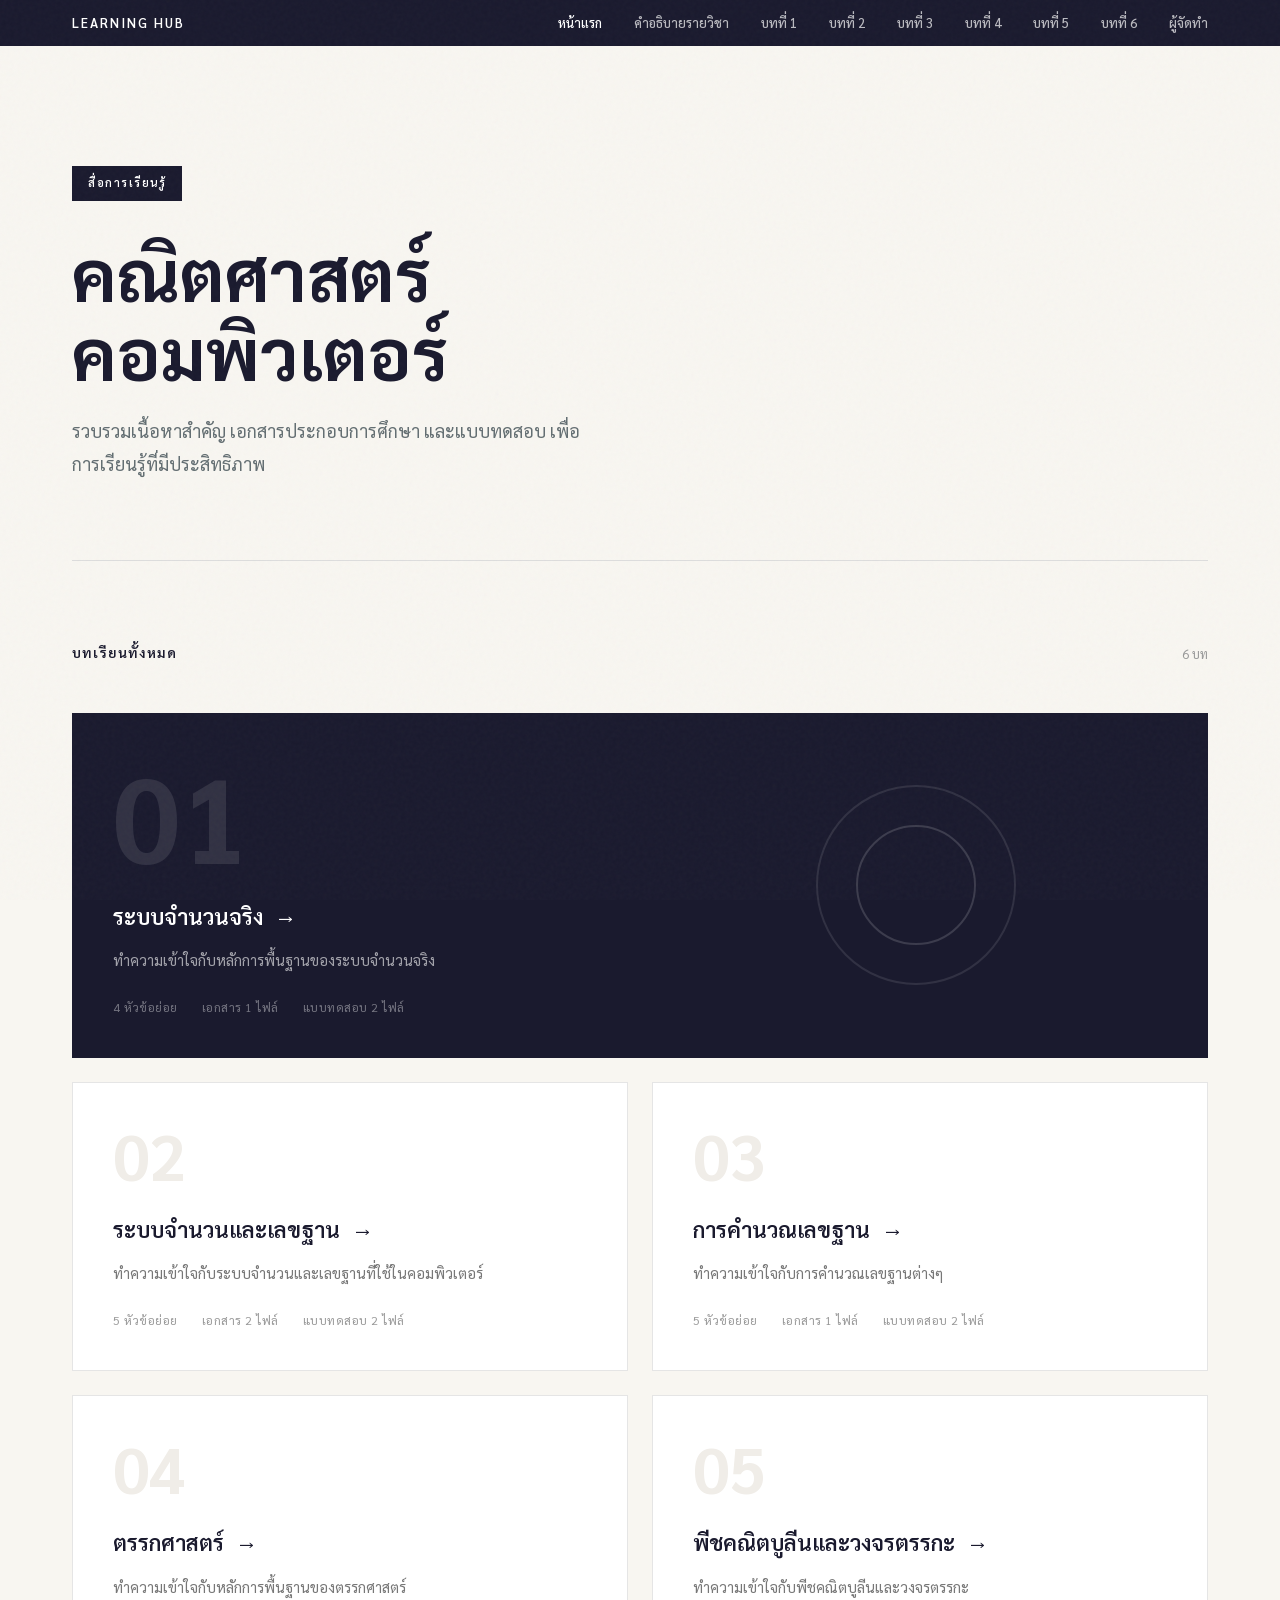
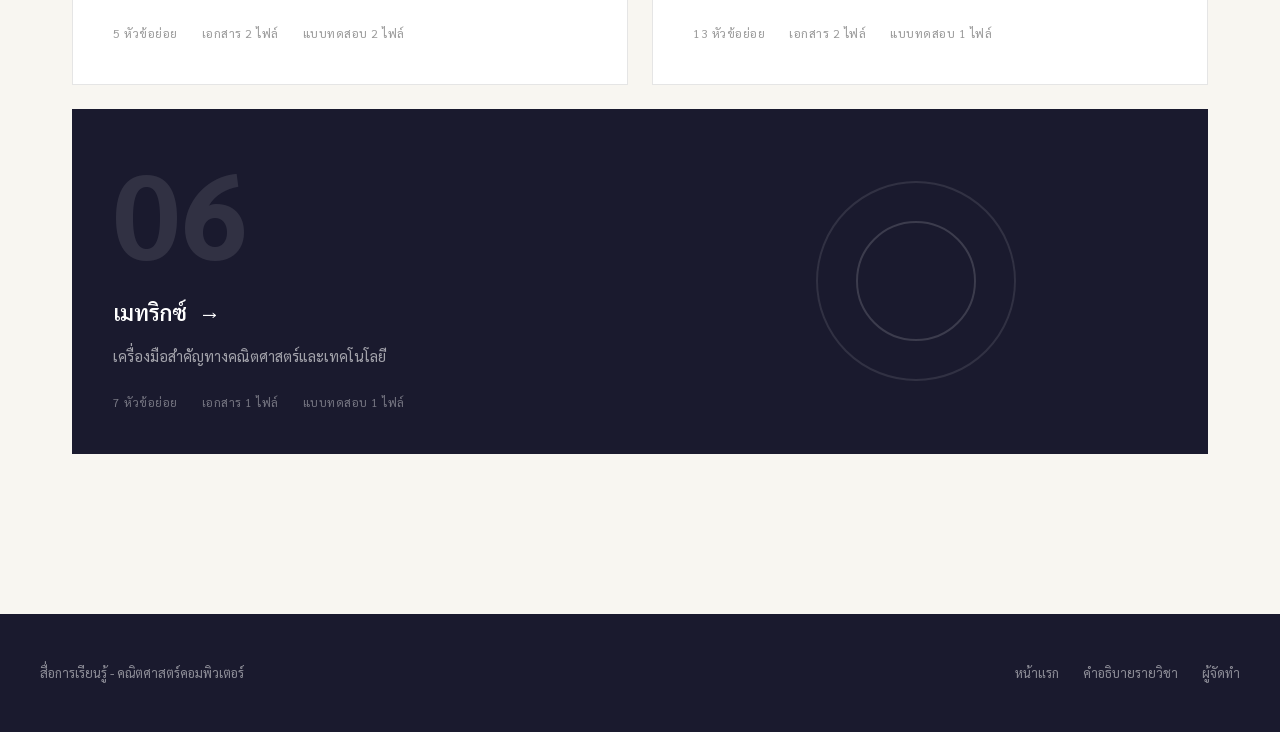
<file: index.html>
<!DOCTYPE html>
<html lang="th">
<head>
    <meta charset="UTF-8">
    <meta name="viewport" content="width=device-width, initial-scale=1.0">
    <title>สื่อการเรียนรู้ - คณิตศาสตร์คอมพิวเตอร์</title>
    <link rel="stylesheet" href="style.css">
</head>
<body>
    <div class="grain"></div>

    <div class="topbar">
        <div class="topbar-inner">
            <a href="index.html" class="logo">Learning Hub</a>
            <nav class="topbar-nav">
                <a href="index.html" class="active">หน้าแรก</a>
                <a href="chapter8.html">คำอธิบายรายวิชา</a>
                <a href="chapter1.html">บทที่ 1</a>
                <a href="chapter2.html">บทที่ 2</a>
                <a href="chapter3.html">บทที่ 3</a>
                <a href="chapter4.html">บทที่ 4</a>
                <a href="chapter5.html">บทที่ 5</a>
                <a href="chapter6.html">บทที่ 6</a>
                <a href="chapter7.html">ผู้จัดทำ</a>
            </nav>
        </div>
    </div>

    <section class="hero">
        <span class="hero-label">สื่อการเรียนรู้</span>
        <h1>คณิตศาสตร์คอมพิวเตอร์</h1>
        <p>รวบรวมเนื้อหาสำคัญ เอกสารประกอบการศึกษา และแบบทดสอบ เพื่อการเรียนรู้ที่มีประสิทธิภาพ</p>
    </section>

    <div class="divider">
        <div class="divider-line"></div>
    </div>

    <section class="chapters-section">
        <div class="section-header">
            <h2 class="section-title">บทเรียนทั้งหมด</h2>
            <span class="section-count">6 บท</span>
        </div>

        <div class="chapters-grid">
            <a href="chapter1.html" class="chapter-card featured">
                <div>
                    <div class="chapter-num">01</div>
                    <h3 class="chapter-title">ระบบจำนวนจริง <span class="arrow-icon">→</span></h3>
                    <p class="chapter-desc">ทำความเข้าใจกับหลักการพื้นฐานของระบบจำนวนจริง</p>
                    <div class="chapter-meta">
                        <span>4 หัวข้อย่อย</span>
                        <span>เอกสาร 1 ไฟล์</span>
                        <span>แบบทดสอบ 2 ไฟล์</span>
                    </div>
                </div>
                <div class="featured-visual">
                    <div class="visual-pattern">
                        <div class="visual-pattern-inner"></div>
                    </div>
                </div>
            </a>

            <a href="chapter2.html" class="chapter-card">
                <div class="chapter-num">02</div>
                <h3 class="chapter-title">ระบบจำนวนและเลขฐาน <span class="arrow-icon">→</span></h3>
                <p class="chapter-desc">ทำความเข้าใจกับระบบจำนวนและเลขฐานที่ใช้ในคอมพิวเตอร์</p>
                <div class="chapter-meta">
                    <span>5 หัวข้อย่อย</span>
                    <span>เอกสาร 2 ไฟล์</span>
                    <span>แบบทดสอบ 2 ไฟล์</span>
                </div>
            </a>

            <a href="chapter3.html" class="chapter-card">
                <div class="chapter-num">03</div>
                <h3 class="chapter-title">การคำนวณเลขฐาน <span class="arrow-icon">→</span></h3>
                <p class="chapter-desc">ทำความเข้าใจกับการคำนวณเลขฐานต่างๆ</p>
                <div class="chapter-meta">
                    <span>5 หัวข้อย่อย</span>
                    <span>เอกสาร 1 ไฟล์</span>
                    <span>แบบทดสอบ 2 ไฟล์</span>
                </div>
            </a>

            <a href="chapter4.html" class="chapter-card">
                <div class="chapter-num">04</div>
                <h3 class="chapter-title">ตรรกศาสตร์ <span class="arrow-icon">→</span></h3>
                <p class="chapter-desc">ทำความเข้าใจกับหลักการพื้นฐานของตรรกศาสตร์</p>
                <div class="chapter-meta">
                    <span>5 หัวข้อย่อย</span>
                    <span>เอกสาร 2 ไฟล์</span>
                    <span>แบบทดสอบ 2 ไฟล์</span>
                </div>
            </a>

            <a href="chapter5.html" class="chapter-card">
                <div class="chapter-num">05</div>
                <h3 class="chapter-title">พีชคณิตบูลีนและวงจรตรรกะ <span class="arrow-icon">→</span></h3>
                <p class="chapter-desc">ทำความเข้าใจกับพีชคณิตบูลีนและวงจรตรรกะ</p>
                <div class="chapter-meta">
                    <span>13 หัวข้อย่อย</span>
                    <span>เอกสาร 2 ไฟล์</span>
                    <span>แบบทดสอบ 1 ไฟล์</span>
                </div>
            </a>

            <a href="chapter6.html" class="chapter-card featured">
                <div>
                    <div class="chapter-num">06</div>
                    <h3 class="chapter-title">เมทริกซ์ <span class="arrow-icon">→</span></h3>
                    <p class="chapter-desc">เครื่องมือสำคัญทางคณิตศาสตร์และเทคโนโลยี</p>
                    <div class="chapter-meta">
                        <span>7 หัวข้อย่อย</span>
                        <span>เอกสาร 1 ไฟล์</span>
                        <span>แบบทดสอบ 1 ไฟล์</span>
                    </div>
                </div>
                <div class="featured-visual">
                    <div class="visual-pattern">
                        <div class="visual-pattern-inner"></div>
                    </div>
                </div>
            </a>
        </div>
    </section>

    <footer>
        <div class="footer-inner">
            <span class="footer-text">สื่อการเรียนรู้ - คณิตศาสตร์คอมพิวเตอร์</span>
            <div class="footer-links">
                <a href="index.html">หน้าแรก</a>
                <a href="chapter8.html">คำอธิบายรายวิชา</a>
                <a href="chapter7.html">ผู้จัดทำ</a>
            </div>
        </div>
    </footer>
</body>
</html>
</file>
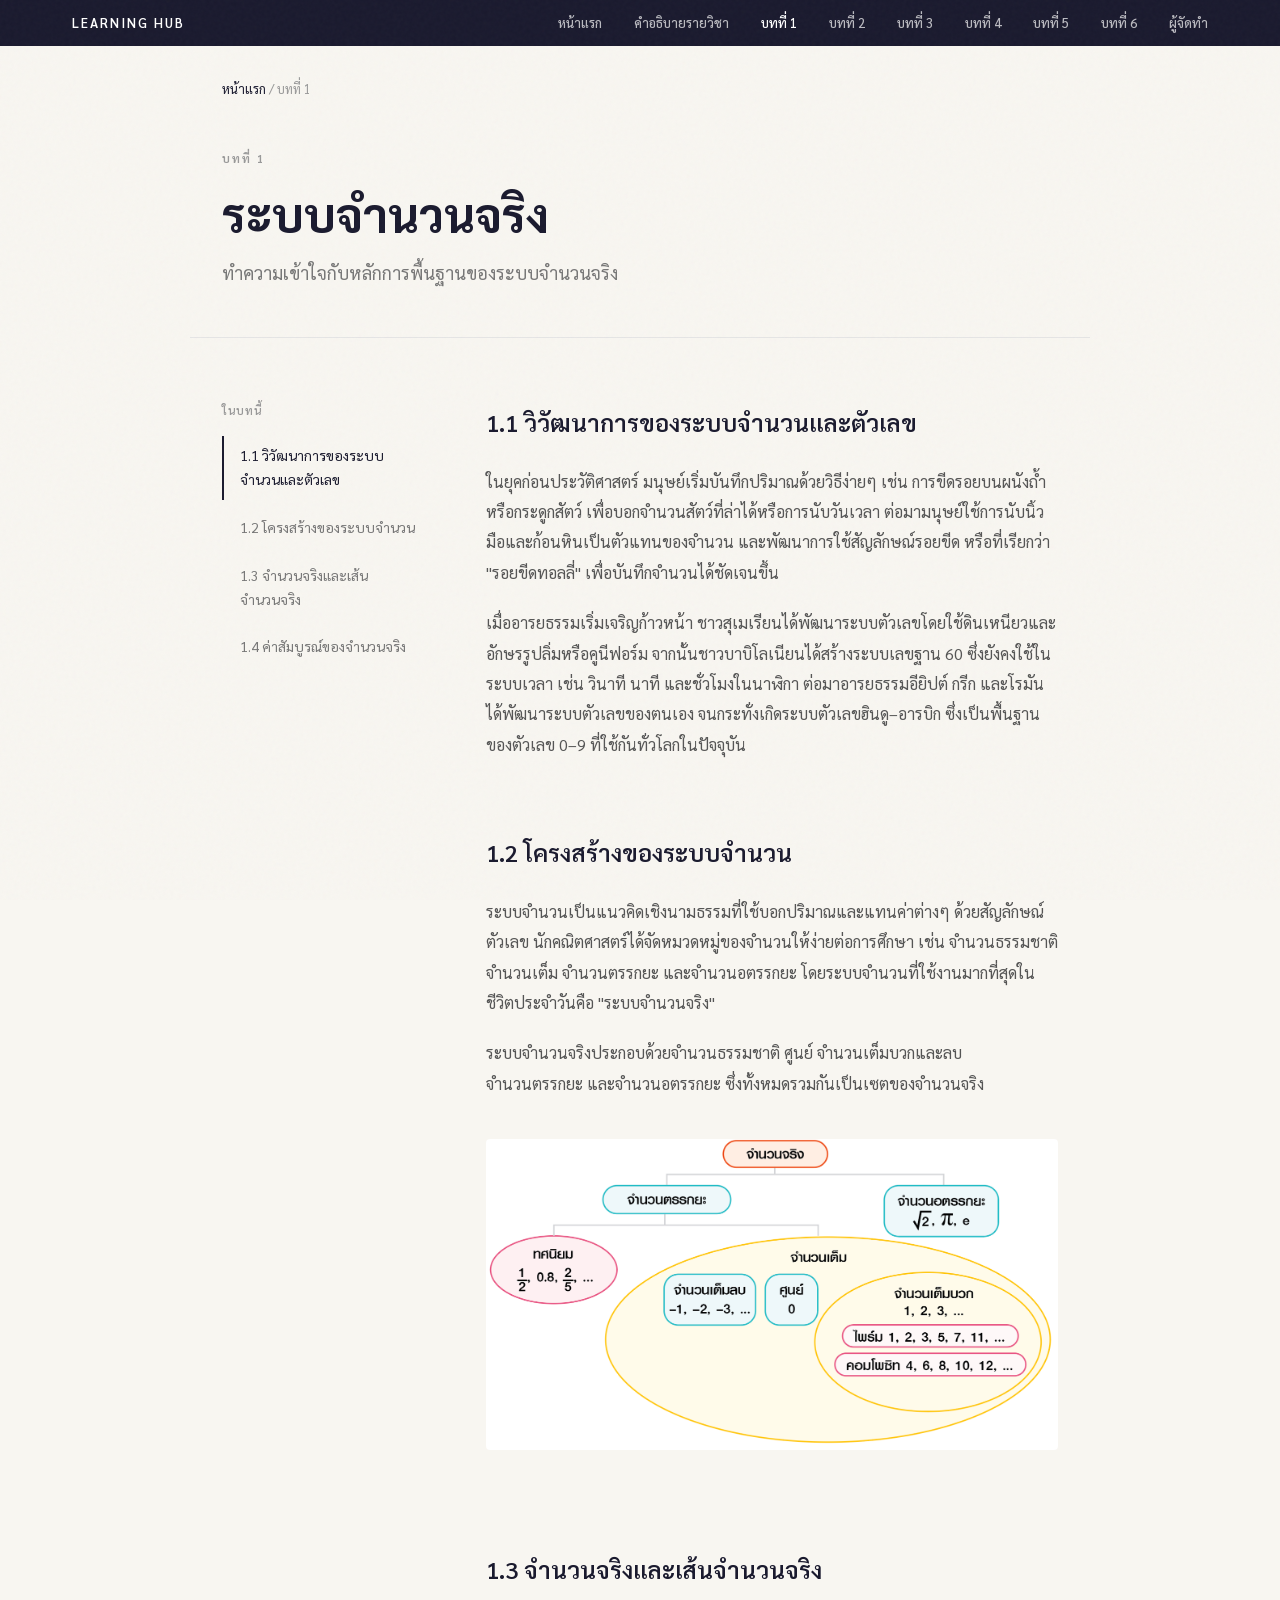
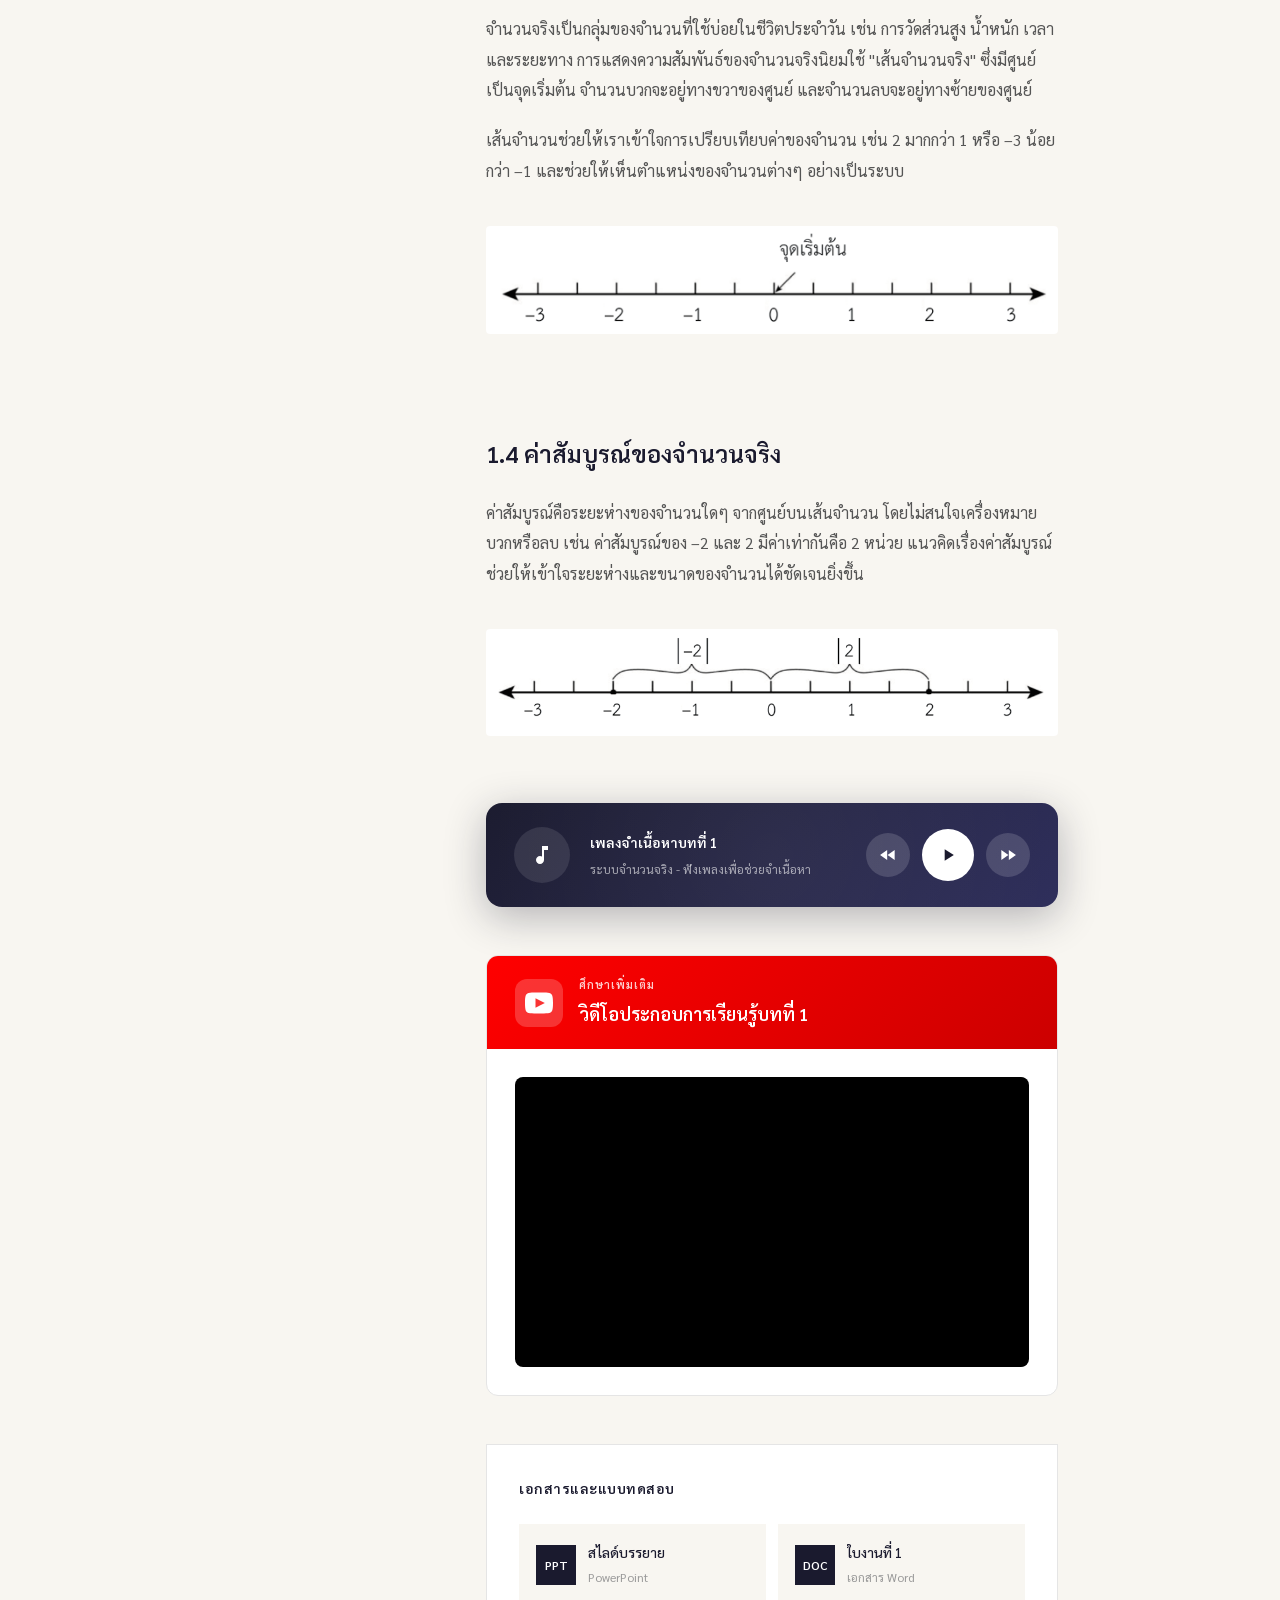
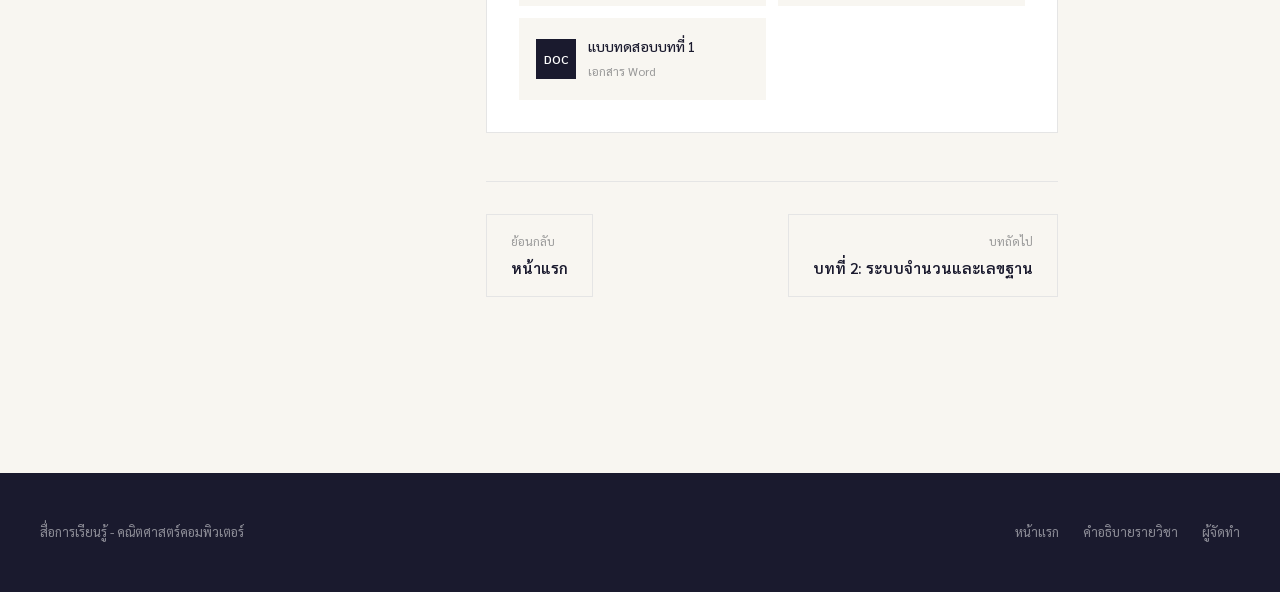
<file: chapter1.html>
<!DOCTYPE html>
<html lang="th">

<head>
    <meta charset="UTF-8">
    <meta name="viewport" content="width=device-width, initial-scale=1.0">
    <title>บทที่ 1 - ระบบจำนวนจริง</title>
    <link rel="stylesheet" href="style.css">
</head>

<body>
    <div class="grain"></div>

    <div class="topbar">
        <div class="topbar-inner">
            <a href="index.html" class="logo">Learning Hub</a>
            <nav class="topbar-nav">
                <a href="index.html">หน้าแรก</a>
                <a href="chapter8.html">คำอธิบายรายวิชา</a>
                <a href="chapter1.html" class="active">บทที่ 1</a>
                <a href="chapter2.html">บทที่ 2</a>
                <a href="chapter3.html">บทที่ 3</a>
                <a href="chapter4.html">บทที่ 4</a>
                <a href="chapter5.html">บทที่ 5</a>
                <a href="chapter6.html">บทที่ 6</a>
                <a href="chapter7.html">ผู้จัดทำ</a>
            </nav>
        </div>
    </div>

    <div class="breadcrumb">
        <a href="index.html">หน้าแรก</a> / บทที่ 1
    </div>

    <header class="chapter-header">
        <div class="chapter-label">บทที่ 1</div>
        <h1>ระบบจำนวนจริง</h1>
        <p>ทำความเข้าใจกับหลักการพื้นฐานของระบบจำนวนจริง</p>
    </header>

    <div class="content-wrapper">
        <aside class="sidebar">
            <div class="sidebar-title">ในบทนี้</div>
            <ul class="sidebar-nav">
                <li><a href="#section-1" class="active">1.1 วิวัฒนาการของระบบจำนวนและตัวเลข</a></li>
                <li><a href="#section-2">1.2 โครงสร้างของระบบจำนวน</a></li>
                <li><a href="#section-3">1.3 จำนวนจริงและเส้นจำนวนจริง</a></li>
                <li><a href="#section-4">1.4 ค่าสัมบูรณ์ของจำนวนจริง</a></li>
            </ul>
        </aside>

        <main class="content">
            <h2 id="section-1">1.1 วิวัฒนาการของระบบจำนวนและตัวเลข</h2>
            <p>
                ในยุคก่อนประวัติศาสตร์ มนุษย์เริ่มบันทึกปริมาณด้วยวิธีง่ายๆ เช่น การขีดรอยบนผนังถ้ำหรือกระดูกสัตว์
                เพื่อบอกจำนวนสัตว์ที่ล่าได้หรือการนับวันเวลา ต่อมามนุษย์ใช้การนับนิ้วมือและก้อนหินเป็นตัวแทนของจำนวน
                และพัฒนาการใช้สัญลักษณ์รอยขีด หรือที่เรียกว่า "รอยขีดทอลลี่" เพื่อบันทึกจำนวนได้ชัดเจนขึ้น
            </p>
            <p>
                เมื่ออารยธรรมเริ่มเจริญก้าวหน้า
                ชาวสุเมเรียนได้พัฒนาระบบตัวเลขโดยใช้ดินเหนียวและอักษรรูปลิ่มหรือคูนีฟอร์ม
                จากนั้นชาวบาบิโลเนียนได้สร้างระบบเลขฐาน 60 ซึ่งยังคงใช้ในระบบเวลา เช่น วินาที นาที และชั่วโมงในนาฬิกา
                ต่อมาอารยธรรมอียิปต์ กรีก และโรมัน ได้พัฒนาระบบตัวเลขของตนเอง จนกระทั่งเกิดระบบตัวเลขฮินดู–อารบิก
                ซึ่งเป็นพื้นฐานของตัวเลข 0–9 ที่ใช้กันทั่วโลกในปัจจุบัน
            </p>

            <h2 id="section-2">1.2 โครงสร้างของระบบจำนวน</h2>
            <p>
                ระบบจำนวนเป็นแนวคิดเชิงนามธรรมที่ใช้บอกปริมาณและแทนค่าต่างๆ ด้วยสัญลักษณ์ตัวเลข
                นักคณิตศาสตร์ได้จัดหมวดหมู่ของจำนวนให้ง่ายต่อการศึกษา เช่น จำนวนธรรมชาติ จำนวนเต็ม จำนวนตรรกยะ
                และจำนวนอตรรกยะ โดยระบบจำนวนที่ใช้งานมากที่สุดในชีวิตประจำวันคือ "ระบบจำนวนจริง"
            </p>
            <p>
                ระบบจำนวนจริงประกอบด้วยจำนวนธรรมชาติ ศูนย์ จำนวนเต็มบวกและลบ จำนวนตรรกยะ และจำนวนอตรรกยะ
                ซึ่งทั้งหมดรวมกันเป็นเซตของจำนวนจริง
            </p>
            <img src="img/img1.png" alt="โครงสร้างของระบบจำนวน">

            <h2 id="section-3">1.3 จำนวนจริงและเส้นจำนวนจริง</h2>
            <p>
                จำนวนจริงเป็นกลุ่มของจำนวนที่ใช้บ่อยในชีวิตประจำวัน เช่น การวัดส่วนสูง น้ำหนัก เวลา และระยะทาง
                การแสดงความสัมพันธ์ของจำนวนจริงนิยมใช้ "เส้นจำนวนจริง" ซึ่งมีศูนย์เป็นจุดเริ่มต้น
                จำนวนบวกจะอยู่ทางขวาของศูนย์ และจำนวนลบจะอยู่ทางซ้ายของศูนย์
            </p>
            <p>
                เส้นจำนวนช่วยให้เราเข้าใจการเปรียบเทียบค่าของจำนวน เช่น 2 มากกว่า 1 หรือ –3 น้อยกว่า –1
                และช่วยให้เห็นตำแหน่งของจำนวนต่างๆ อย่างเป็นระบบ
            </p>
            <img src="img/img2.png" alt="เส้นจำนวนจริง">

            <h2 id="section-4">1.4 ค่าสัมบูรณ์ของจำนวนจริง</h2>
            <p>
                ค่าสัมบูรณ์คือระยะห่างของจำนวนใดๆ จากศูนย์บนเส้นจำนวน โดยไม่สนใจเครื่องหมายบวกหรือลบ เช่น
                ค่าสัมบูรณ์ของ –2 และ 2 มีค่าเท่ากันคือ 2 หน่วย
                แนวคิดเรื่องค่าสัมบูรณ์ช่วยให้เข้าใจระยะห่างและขนาดของจำนวนได้ชัดเจนยิ่งขึ้น
            </p>
            <img src="img/img3.png" alt="ค่าสัมบูรณ์ของจำนวนจริง">

            <!-- Music Player -->
            <div class="music-player">
                <div class="music-icon">
                    <svg viewBox="0 0 24 24">
                        <path
                            d="M12 3v10.55c-.59-.34-1.27-.55-2-.55-2.21 0-4 1.79-4 4s1.79 4 4 4 4-1.79 4-4V7h4V3h-6z" />
                    </svg>
                </div>
                <div class="music-info">
                    <div class="music-title">เพลงจำเนื้อหาบทที่ 1</div>
                    <div class="music-subtitle">ระบบจำนวนจริง - ฟังเพลงเพื่อช่วยจำเนื้อหา</div>
                </div>
                <div class="music-controls">
                    <button class="music-btn" onclick="skipBack()" title="ย้อนกลับ 10 วินาที">
                        <svg viewBox="0 0 24 24">
                            <path d="M11 18V6l-8.5 6 8.5 6zm.5-6l8.5 6V6l-8.5 6z" />
                        </svg>
                    </button>
                    <button class="music-btn play-btn" onclick="togglePlay()" id="playBtn" title="เล่น/หยุด">
                        <svg viewBox="0 0 24 24" id="playIcon">
                            <path d="M8 5v14l11-7z" />
                        </svg>
                    </button>
                    <button class="music-btn" onclick="skipForward()" title="ข้ามไป 10 วินาที">
                        <svg viewBox="0 0 24 24">
                            <path d="M4 18l8.5-6L4 6v12zm9-12v12l8.5-6L13 6z" />
                        </svg>
                    </button>
                </div>
                <audio id="audioPlayer" src="บท1/music.mp4"></audio>
            </div>

            <!-- YouTube Section -->
            <div class="youtube-section">
                <div class="youtube-header">
                    <div class="youtube-icon">
                        <svg viewBox="0 0 24 24">
                            <path
                                d="M19.615 3.184c-3.604-.246-11.631-.245-15.23 0-3.897.266-4.356 2.62-4.385 8.816.029 6.185.484 8.549 4.385 8.816 3.6.245 11.626.246 15.23 0 3.897-.266 4.356-2.62 4.385-8.816-.029-6.185-.484-8.549-4.385-8.816zm-10.615 12.816v-8l8 3.993-8 4.007z" />
                        </svg>
                    </div>
                    <div class="youtube-title-wrap">
                        <div class="youtube-label">ศึกษาเพิ่มเติม</div>
                        <div class="youtube-title">วิดีโอประกอบการเรียนรู้บทที่ 1</div>
                    </div>
                </div>

                <div class="youtube-content">
                    <div class="youtube-video">
                        <iframe src="https://www.youtube.com/embed/gpdoXG8-X3w" title="YouTube video player"
                            frameborder="0"
                            allow="accelerometer; autoplay; clipboard-write; encrypted-media; gyroscope; picture-in-picture"
                            allowfullscreen>
                        </iframe>
                    </div>
                </div>
            </div>


            <div class="files-section">
                <div class="files-title">เอกสารและแบบทดสอบ</div>
                <div class="files-grid">
                    <a href="บท1/บท 1.pptx" class="file-item">
                        <div class="file-icon">PPT</div>
                        <div class="file-info">
                            <span class="file-name">สไลด์บรรยาย</span>
                            <span class="file-type">PowerPoint</span>
                        </div>
                    </a>
                    <a href="บท1/ใบงานที่ 1-คณิตคอม.doc" class="file-item">
                        <div class="file-icon">DOC</div>
                        <div class="file-info">
                            <span class="file-name">ใบงานที่ 1</span>
                            <span class="file-type">เอกสาร Word</span>
                        </div>
                    </a>
                    <a href="บท1/แบบทดสอบครั้งที่ 1 เรื่องระบบเลขจำนวนจริง.docx" class="file-item">
                        <div class="file-icon">DOC</div>
                        <div class="file-info">
                            <span class="file-name">แบบทดสอบบทที่ 1</span>
                            <span class="file-type">เอกสาร Word</span>
                        </div>
                    </a>
                </div>
            </div>

            <nav class="nav-bottom">
                <a href="index.html" class="nav-link">
                    <span class="nav-link-label">ย้อนกลับ</span>
                    <span class="nav-link-title">หน้าแรก</span>
                </a>
                <a href="chapter2.html" class="nav-link" style="text-align: right;">
                    <span class="nav-link-label">บทถัดไป</span>
                    <span class="nav-link-title">บทที่ 2: ระบบจำนวนและเลขฐาน</span>
                </a>
            </nav>
        </main>
    </div>

    <footer>
        <div class="footer-inner">
            <span class="footer-text">สื่อการเรียนรู้ - คณิตศาสตร์คอมพิวเตอร์</span>
            <div class="footer-links">
                <a href="index.html">หน้าแรก</a>
                <a href="chapter8.html">คำอธิบายรายวิชา</a>
                <a href="chapter7.html">ผู้จัดทำ</a>
            </div>
        </div>
    </footer>

    <script>
        const audio = document.getElementById('audioPlayer');
        const playBtn = document.getElementById('playBtn');
        const playIcon = document.getElementById('playIcon');
        let isPlaying = false;

        function togglePlay() {
            if (isPlaying) {
                audio.pause();
                playIcon.innerHTML = '<path d="M8 5v14l11-7z"/>';
            } else {
                audio.play();
                playIcon.innerHTML = '<path d="M6 19h4V5H6v14zm8-14v14h4V5h-4z"/>';
            }
            isPlaying = !isPlaying;
        }

        function skipBack() {
            audio.currentTime = Math.max(0, audio.currentTime - 10);
        }

        function skipForward() {
            audio.currentTime = Math.min(audio.duration, audio.currentTime + 10);
        }

        audio.addEventListener('ended', () => {
            isPlaying = false;
            playIcon.innerHTML = '<path d="M8 5v14l11-7z"/>';
        });
    </script>
</body>

</html>
</file>
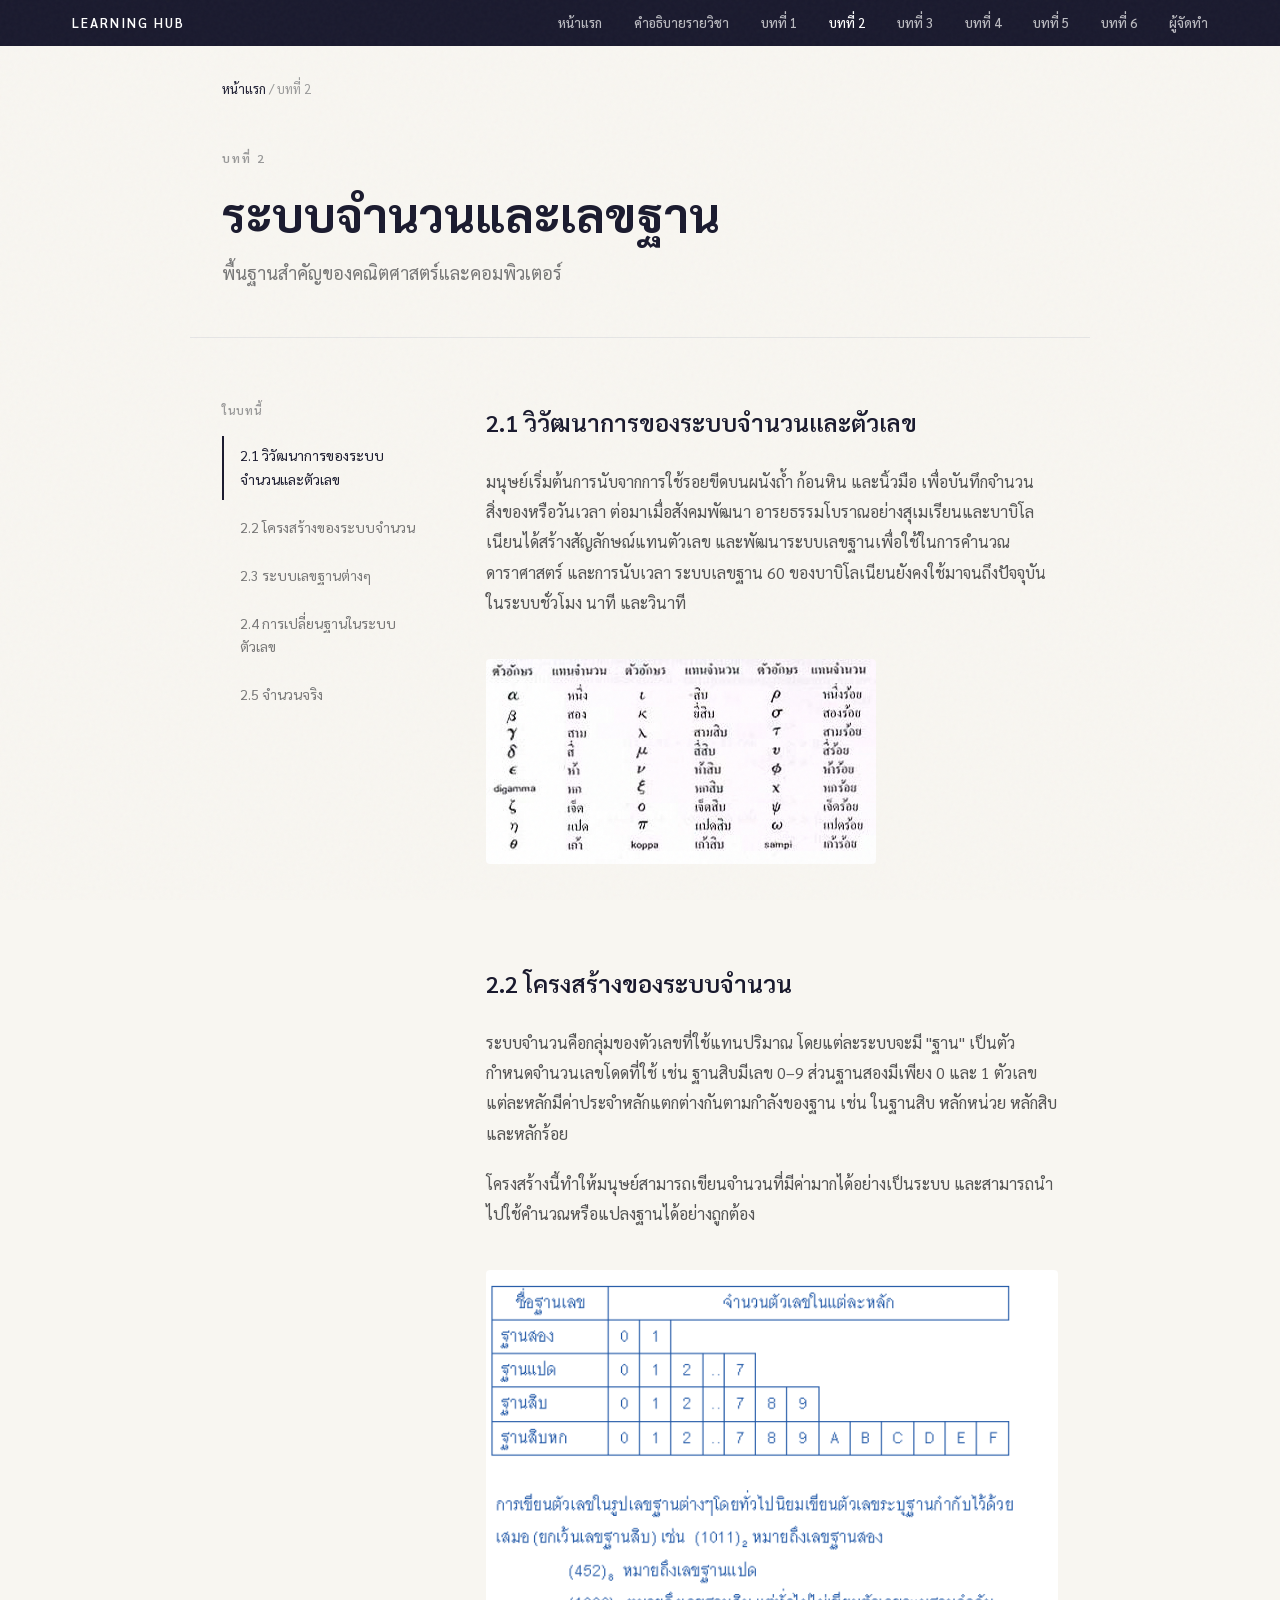
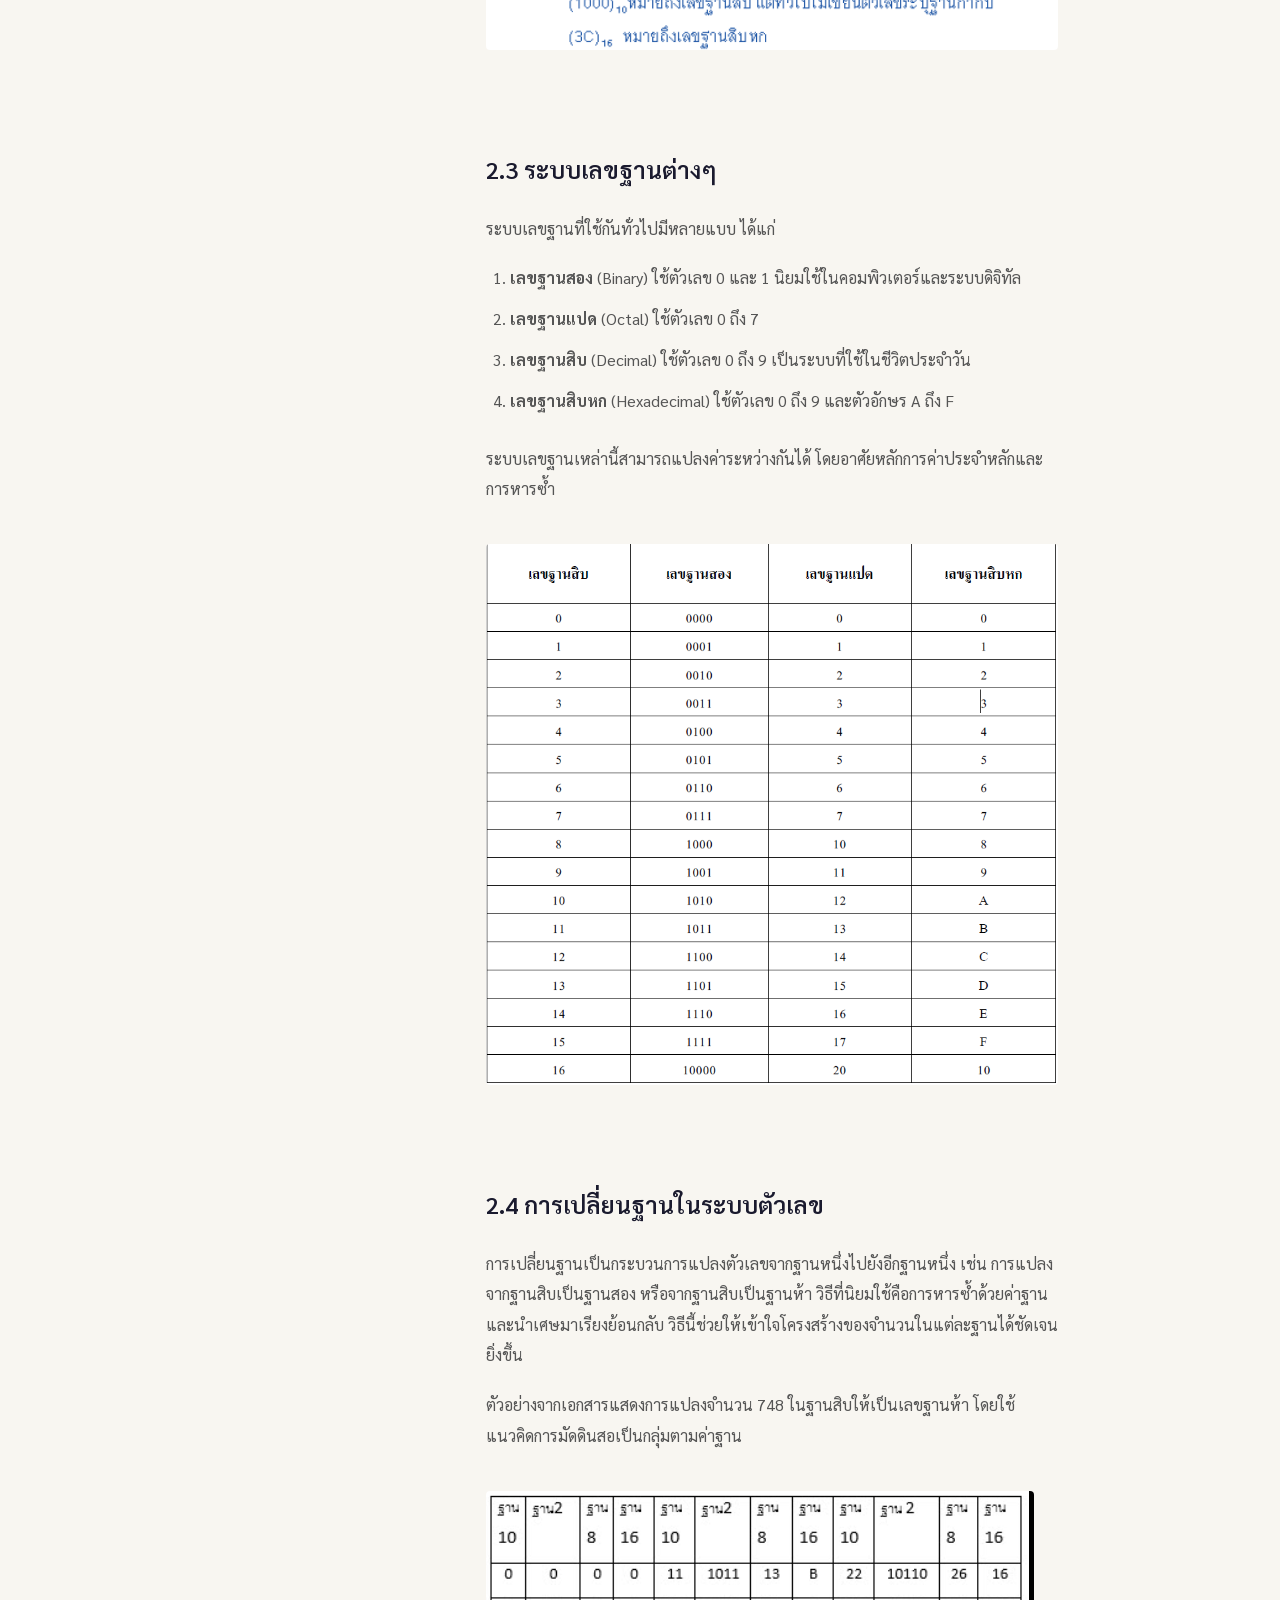
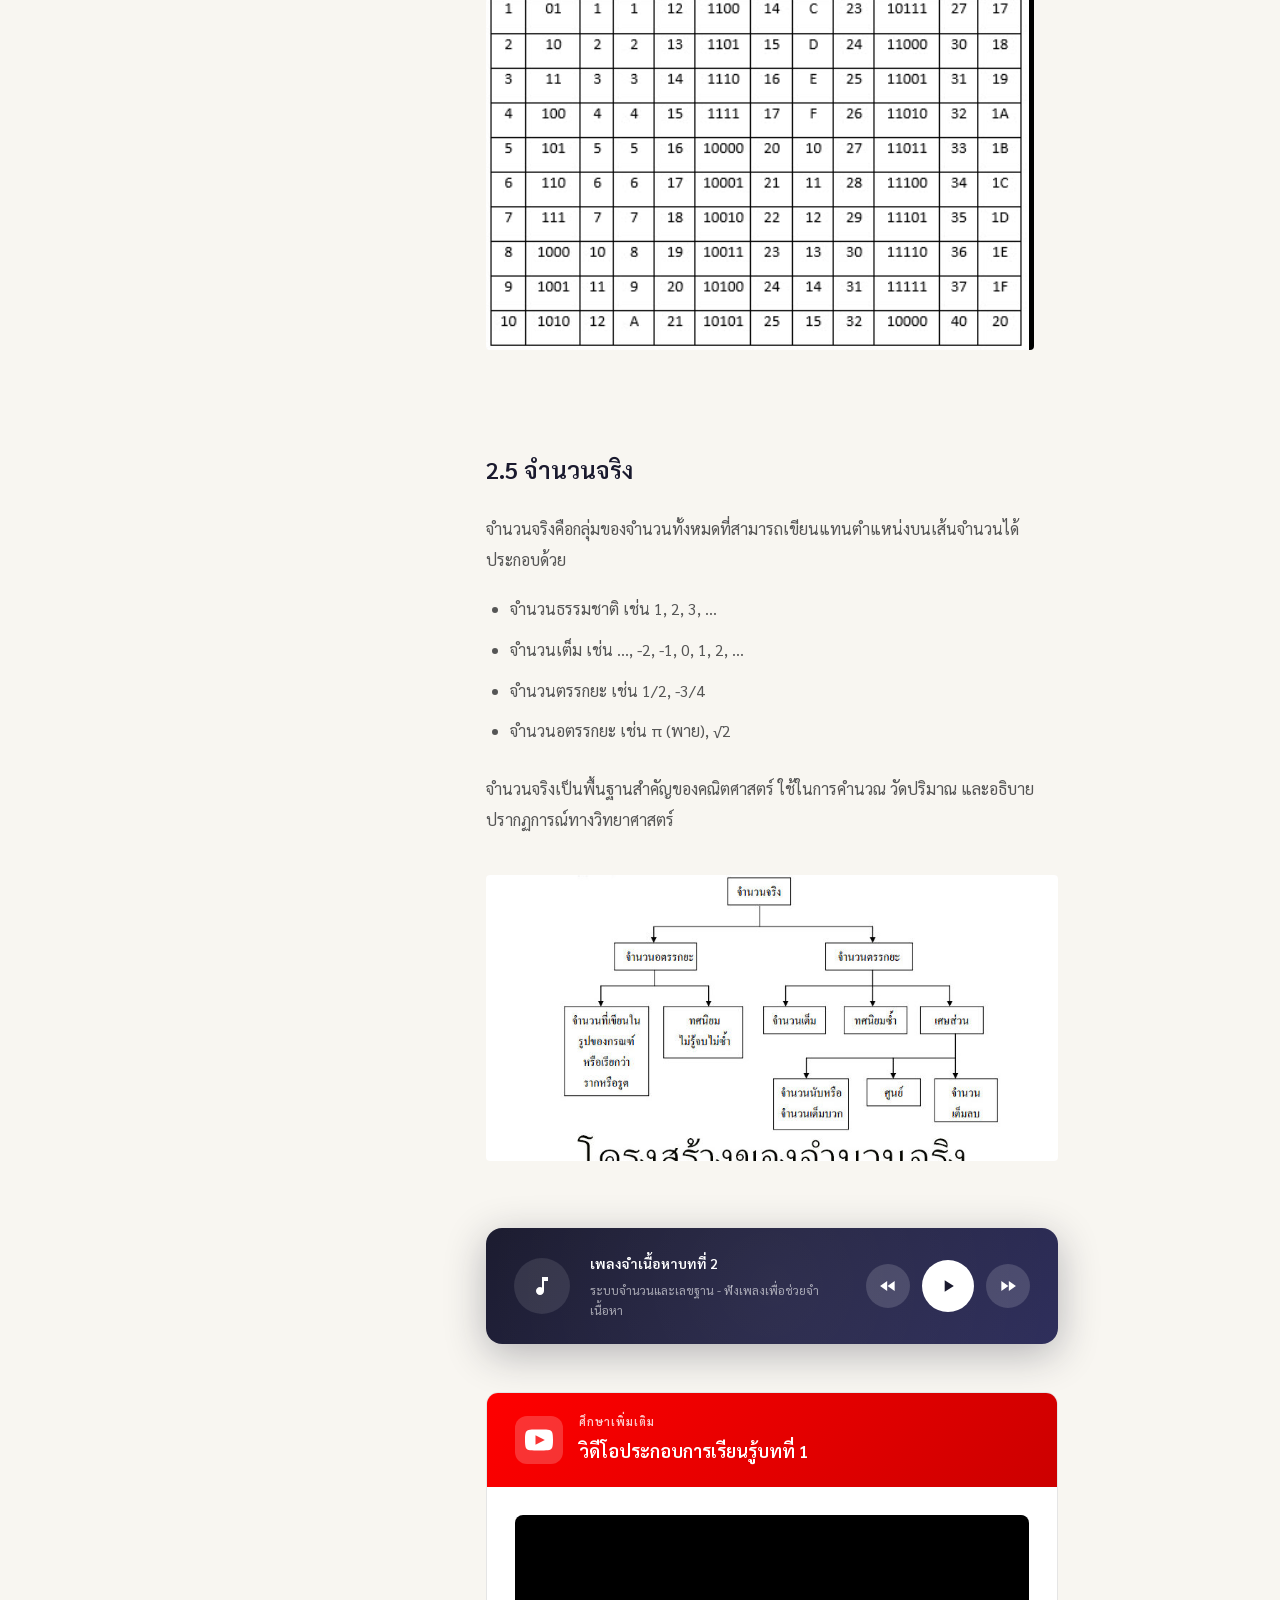
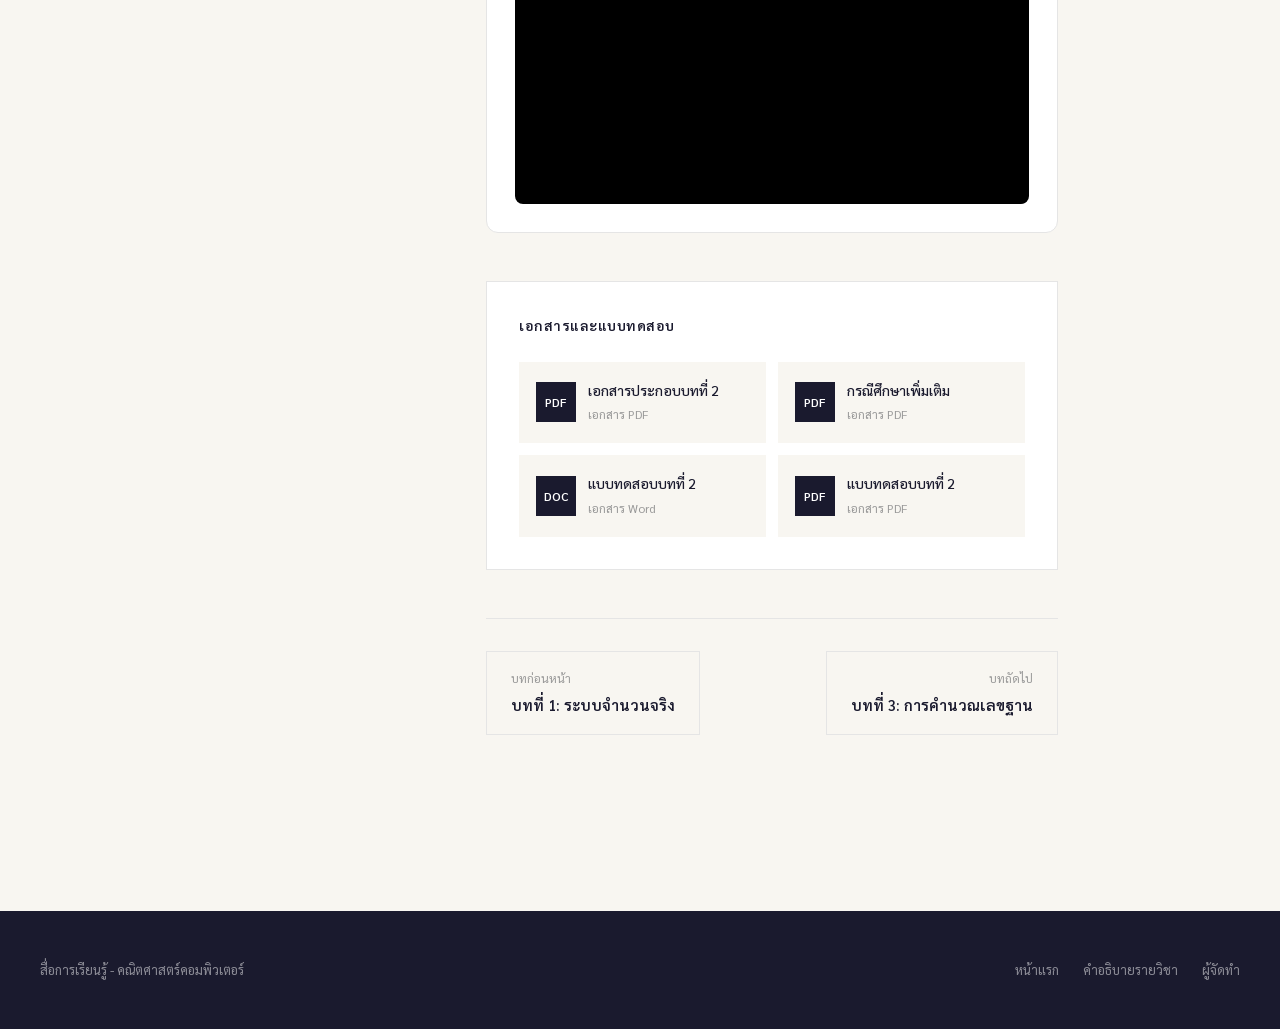
<file: chapter2.html>
<!DOCTYPE html>
<html lang="th">
<head>
    <meta charset="UTF-8">
    <meta name="viewport" content="width=device-width, initial-scale=1.0">
    <title>บทที่ 2 - ระบบจำนวนและเลขฐาน</title>
    <link rel="stylesheet" href="style.css">
</head>
<body>
    <div class="grain"></div>

    <div class="topbar">
        <div class="topbar-inner">
            <a href="index.html" class="logo">Learning Hub</a>
            <nav class="topbar-nav">
                <a href="index.html">หน้าแรก</a>
                <a href="chapter8.html">คำอธิบายรายวิชา</a>
                <a href="chapter1.html">บทที่ 1</a>
                <a href="chapter2.html" class="active">บทที่ 2</a>
                <a href="chapter3.html">บทที่ 3</a>
                <a href="chapter4.html">บทที่ 4</a>
                <a href="chapter5.html">บทที่ 5</a>
                <a href="chapter6.html">บทที่ 6</a>
                <a href="chapter7.html">ผู้จัดทำ</a>
            </nav>
        </div>
    </div>

    <div class="breadcrumb">
        <a href="index.html">หน้าแรก</a> / บทที่ 2
    </div>

    <header class="chapter-header">
        <div class="chapter-label">บทที่ 2</div>
        <h1>ระบบจำนวนและเลขฐาน</h1>
        <p>พื้นฐานสำคัญของคณิตศาสตร์และคอมพิวเตอร์</p>
    </header>

    <div class="content-wrapper">
        <aside class="sidebar">
            <div class="sidebar-title">ในบทนี้</div>
            <ul class="sidebar-nav">
                <li><a href="#section-1" class="active">2.1 วิวัฒนาการของระบบจำนวนและตัวเลข</a></li>
                <li><a href="#section-2">2.2 โครงสร้างของระบบจำนวน</a></li>
                <li><a href="#section-3">2.3 ระบบเลขฐานต่างๆ</a></li>
                <li><a href="#section-4">2.4 การเปลี่ยนฐานในระบบตัวเลข</a></li>
                <li><a href="#section-5">2.5 จำนวนจริง</a></li>
            </ul>
        </aside>

        <main class="content">
            <h2 id="section-1">2.1 วิวัฒนาการของระบบจำนวนและตัวเลข</h2>
            <p>
                มนุษย์เริ่มต้นการนับจากการใช้รอยขีดบนผนังถ้ำ ก้อนหิน และนิ้วมือ เพื่อบันทึกจำนวนสิ่งของหรือวันเวลา
                ต่อมาเมื่อสังคมพัฒนา อารยธรรมโบราณอย่างสุเมเรียนและบาบิโลเนียนได้สร้างสัญลักษณ์แทนตัวเลข
                และพัฒนาระบบเลขฐานเพื่อใช้ในการคำนวณ ดาราศาสตร์ และการนับเวลา ระบบเลขฐาน 60
                ของบาบิโลเนียนยังคงใช้มาจนถึงปัจจุบันในระบบชั่วโมง นาที และวินาที
            </p>
            <img src="img/img4.jpg" alt="วิวัฒนาการของระบบจำนวน">

            <h2 id="section-2">2.2 โครงสร้างของระบบจำนวน</h2>
            <p>
                ระบบจำนวนคือกลุ่มของตัวเลขที่ใช้แทนปริมาณ โดยแต่ละระบบจะมี "ฐาน" เป็นตัวกำหนดจำนวนเลขโดดที่ใช้ เช่น
                ฐานสิบมีเลข 0–9 ส่วนฐานสองมีเพียง 0 และ 1 ตัวเลขแต่ละหลักมีค่าประจำหลักแตกต่างกันตามกำลังของฐาน เช่น
                ในฐานสิบ หลักหน่วย หลักสิบ และหลักร้อย
            </p>
            <p>
                โครงสร้างนี้ทำให้มนุษย์สามารถเขียนจำนวนที่มีค่ามากได้อย่างเป็นระบบ
                และสามารถนำไปใช้คำนวณหรือแปลงฐานได้อย่างถูกต้อง
            </p>
            <img src="img/img6.png" alt="โครงสร้างของระบบจำนวน">

            <h2 id="section-3">2.3 ระบบเลขฐานต่างๆ</h2>
            <p>ระบบเลขฐานที่ใช้กันทั่วไปมีหลายแบบ ได้แก่</p>
            <ol>
                <li><strong>เลขฐานสอง</strong> (Binary) ใช้ตัวเลข 0 และ 1 นิยมใช้ในคอมพิวเตอร์และระบบดิจิทัล</li>
                <li><strong>เลขฐานแปด</strong> (Octal) ใช้ตัวเลข 0 ถึง 7</li>
                <li><strong>เลขฐานสิบ</strong> (Decimal) ใช้ตัวเลข 0 ถึง 9 เป็นระบบที่ใช้ในชีวิตประจำวัน</li>
                <li><strong>เลขฐานสิบหก</strong> (Hexadecimal) ใช้ตัวเลข 0 ถึง 9 และตัวอักษร A ถึง F</li>
            </ol>
            <p>ระบบเลขฐานเหล่านี้สามารถแปลงค่าระหว่างกันได้ โดยอาศัยหลักการค่าประจำหลักและการหารซ้ำ</p>
            <img src="img/img5.png" alt="ระบบเลขฐานต่างๆ">

            <h2 id="section-4">2.4 การเปลี่ยนฐานในระบบตัวเลข</h2>
            <p>
                การเปลี่ยนฐานเป็นกระบวนการแปลงตัวเลขจากฐานหนึ่งไปยังอีกฐานหนึ่ง เช่น การแปลงจากฐานสิบเป็นฐานสอง
                หรือจากฐานสิบเป็นฐานห้า วิธีที่นิยมใช้คือการหารซ้ำด้วยค่าฐาน และนำเศษมาเรียงย้อนกลับ
                วิธีนี้ช่วยให้เข้าใจโครงสร้างของจำนวนในแต่ละฐานได้ชัดเจนยิ่งขึ้น
            </p>
            <p>
                ตัวอย่างจากเอกสารแสดงการแปลงจำนวน 748 ในฐานสิบให้เป็นเลขฐานห้า โดยใช้แนวคิดการมัดดินสอเป็นกลุ่มตามค่าฐาน
            </p>
            <img src="img/img7.png" alt="การเปลี่ยนฐานในระบบตัวเลข">

            <h2 id="section-5">2.5 จำนวนจริง</h2>
            <p>จำนวนจริงคือกลุ่มของจำนวนทั้งหมดที่สามารถเขียนแทนตำแหน่งบนเส้นจำนวนได้ ประกอบด้วย</p>
            <ul>
                <li>จำนวนธรรมชาติ เช่น 1, 2, 3, ...</li>
                <li>จำนวนเต็ม เช่น ..., -2, -1, 0, 1, 2, ...</li>
                <li>จำนวนตรรกยะ เช่น 1/2, -3/4</li>
                <li>จำนวนอตรรกยะ เช่น π (พาย), √2</li>
            </ul>
            <p>จำนวนจริงเป็นพื้นฐานสำคัญของคณิตศาสตร์ ใช้ในการคำนวณ วัดปริมาณ และอธิบายปรากฏการณ์ทางวิทยาศาสตร์</p>
            <img src="img/img8.jpg" alt="จำนวนจริง">

            <!-- Music Player -->
            <div class="music-player">
                <div class="music-icon">
                    <svg viewBox="0 0 24 24"><path d="M12 3v10.55c-.59-.34-1.27-.55-2-.55-2.21 0-4 1.79-4 4s1.79 4 4 4 4-1.79 4-4V7h4V3h-6z"/></svg>
                </div>
                <div class="music-info">
                    <div class="music-title">เพลงจำเนื้อหาบทที่ 2</div>
                    <div class="music-subtitle">ระบบจำนวนและเลขฐาน - ฟังเพลงเพื่อช่วยจำเนื้อหา</div>
                </div>
                <div class="music-controls">
                    <button class="music-btn" onclick="skipBack()" title="ย้อนกลับ 10 วินาที">
                        <svg viewBox="0 0 24 24"><path d="M11 18V6l-8.5 6 8.5 6zm.5-6l8.5 6V6l-8.5 6z"/></svg>
                    </button>
                    <button class="music-btn play-btn" onclick="togglePlay()" id="playBtn" title="เล่น/หยุด">
                        <svg viewBox="0 0 24 24" id="playIcon"><path d="M8 5v14l11-7z"/></svg>
                    </button>
                    <button class="music-btn" onclick="skipForward()" title="ข้ามไป 10 วินาที">
                        <svg viewBox="0 0 24 24"><path d="M4 18l8.5-6L4 6v12zm9-12v12l8.5-6L13 6z"/></svg>
                    </button>
                </div>
                <audio id="audioPlayer" src="บท2/music.mp4"></audio>
            </div>


            <!-- YouTube Section -->
            <div class="youtube-section">
                <div class="youtube-header">
                    <div class="youtube-icon">
                        <svg viewBox="0 0 24 24">
                            <path
                                d="M19.615 3.184c-3.604-.246-11.631-.245-15.23 0-3.897.266-4.356 2.62-4.385 8.816.029 6.185.484 8.549 4.385 8.816 3.6.245 11.626.246 15.23 0 3.897-.266 4.356-2.62 4.385-8.816-.029-6.185-.484-8.549-4.385-8.816zm-10.615 12.816v-8l8 3.993-8 4.007z" />
                        </svg>
                    </div>
                    <div class="youtube-title-wrap">
                        <div class="youtube-label">ศึกษาเพิ่มเติม</div>
                        <div class="youtube-title">วิดีโอประกอบการเรียนรู้บทที่ 1</div>
                    </div>
                </div>

                <div class="youtube-content">
                    <div class="youtube-video">
                        <iframe src="https://www.youtube.com/embed/9S4e58f9-VA" title="YouTube video player"
                            frameborder="0"
                            allow="accelerometer; autoplay; clipboard-write; encrypted-media; gyroscope; picture-in-picture"
                            allowfullscreen>
                        </iframe>
                    </div>
                </div>
            </div>

            <div class="files-section">
                <div class="files-title">เอกสารและแบบทดสอบ</div>
                <div class="files-grid">
                    <a href="บท2/บทที่2 เลขฐาน.pdf" class="file-item">
                        <div class="file-icon">PDF</div>
                        <div class="file-info">
                            <span class="file-name">เอกสารประกอบบทที่ 2</span>
                            <span class="file-type">เอกสาร PDF</span>
                        </div>
                    </a>
                    <a href="บท2/Number Base System.pdf" class="file-item">
                        <div class="file-icon">PDF</div>
                        <div class="file-info">
                            <span class="file-name">กรณีศึกษาเพิ่มเติม</span>
                            <span class="file-type">เอกสาร PDF</span>
                        </div>
                    </a>
                    <a href="บท2/แบบฝึก2.docx" class="file-item">
                        <div class="file-icon">DOC</div>
                        <div class="file-info">
                            <span class="file-name">แบบทดสอบบทที่ 2</span>
                            <span class="file-type">เอกสาร Word</span>
                        </div>
                    </a>
                    <a href="บท2/แบบฝึก2.pdf" class="file-item">
                        <div class="file-icon">PDF</div>
                        <div class="file-info">
                            <span class="file-name">แบบทดสอบบทที่ 2</span>
                            <span class="file-type">เอกสาร PDF</span>
                        </div>
                    </a>
                </div>
            </div>

            <nav class="nav-bottom">
                <a href="chapter1.html" class="nav-link">
                    <span class="nav-link-label">บทก่อนหน้า</span>
                    <span class="nav-link-title">บทที่ 1: ระบบจำนวนจริง</span>
                </a>
                <a href="chapter3.html" class="nav-link" style="text-align: right;">
                    <span class="nav-link-label">บทถัดไป</span>
                    <span class="nav-link-title">บทที่ 3: การคำนวณเลขฐาน</span>
                </a>
            </nav>
        </main>
    </div>

    <footer>
        <div class="footer-inner">
            <span class="footer-text">สื่อการเรียนรู้ - คณิตศาสตร์คอมพิวเตอร์</span>
            <div class="footer-links">
                <a href="index.html">หน้าแรก</a>
                <a href="chapter8.html">คำอธิบายรายวิชา</a>
                <a href="chapter7.html">ผู้จัดทำ</a>
            </div>
        </div>
    </footer>

    <script>
        const audio = document.getElementById('audioPlayer');
        const playBtn = document.getElementById('playBtn');
        const playIcon = document.getElementById('playIcon');
        let isPlaying = false;

        function togglePlay() {
            if (isPlaying) {
                audio.pause();
                playIcon.innerHTML = '<path d="M8 5v14l11-7z"/>';
            } else {
                audio.play();
                playIcon.innerHTML = '<path d="M6 19h4V5H6v14zm8-14v14h4V5h-4z"/>';
            }
            isPlaying = !isPlaying;
        }

        function skipBack() {
            audio.currentTime = Math.max(0, audio.currentTime - 10);
        }

        function skipForward() {
            audio.currentTime = Math.min(audio.duration, audio.currentTime + 10);
        }

        audio.addEventListener('ended', () => {
            isPlaying = false;
            playIcon.innerHTML = '<path d="M8 5v14l11-7z"/>';
        });
    </script>
</body>
</html>
</file>
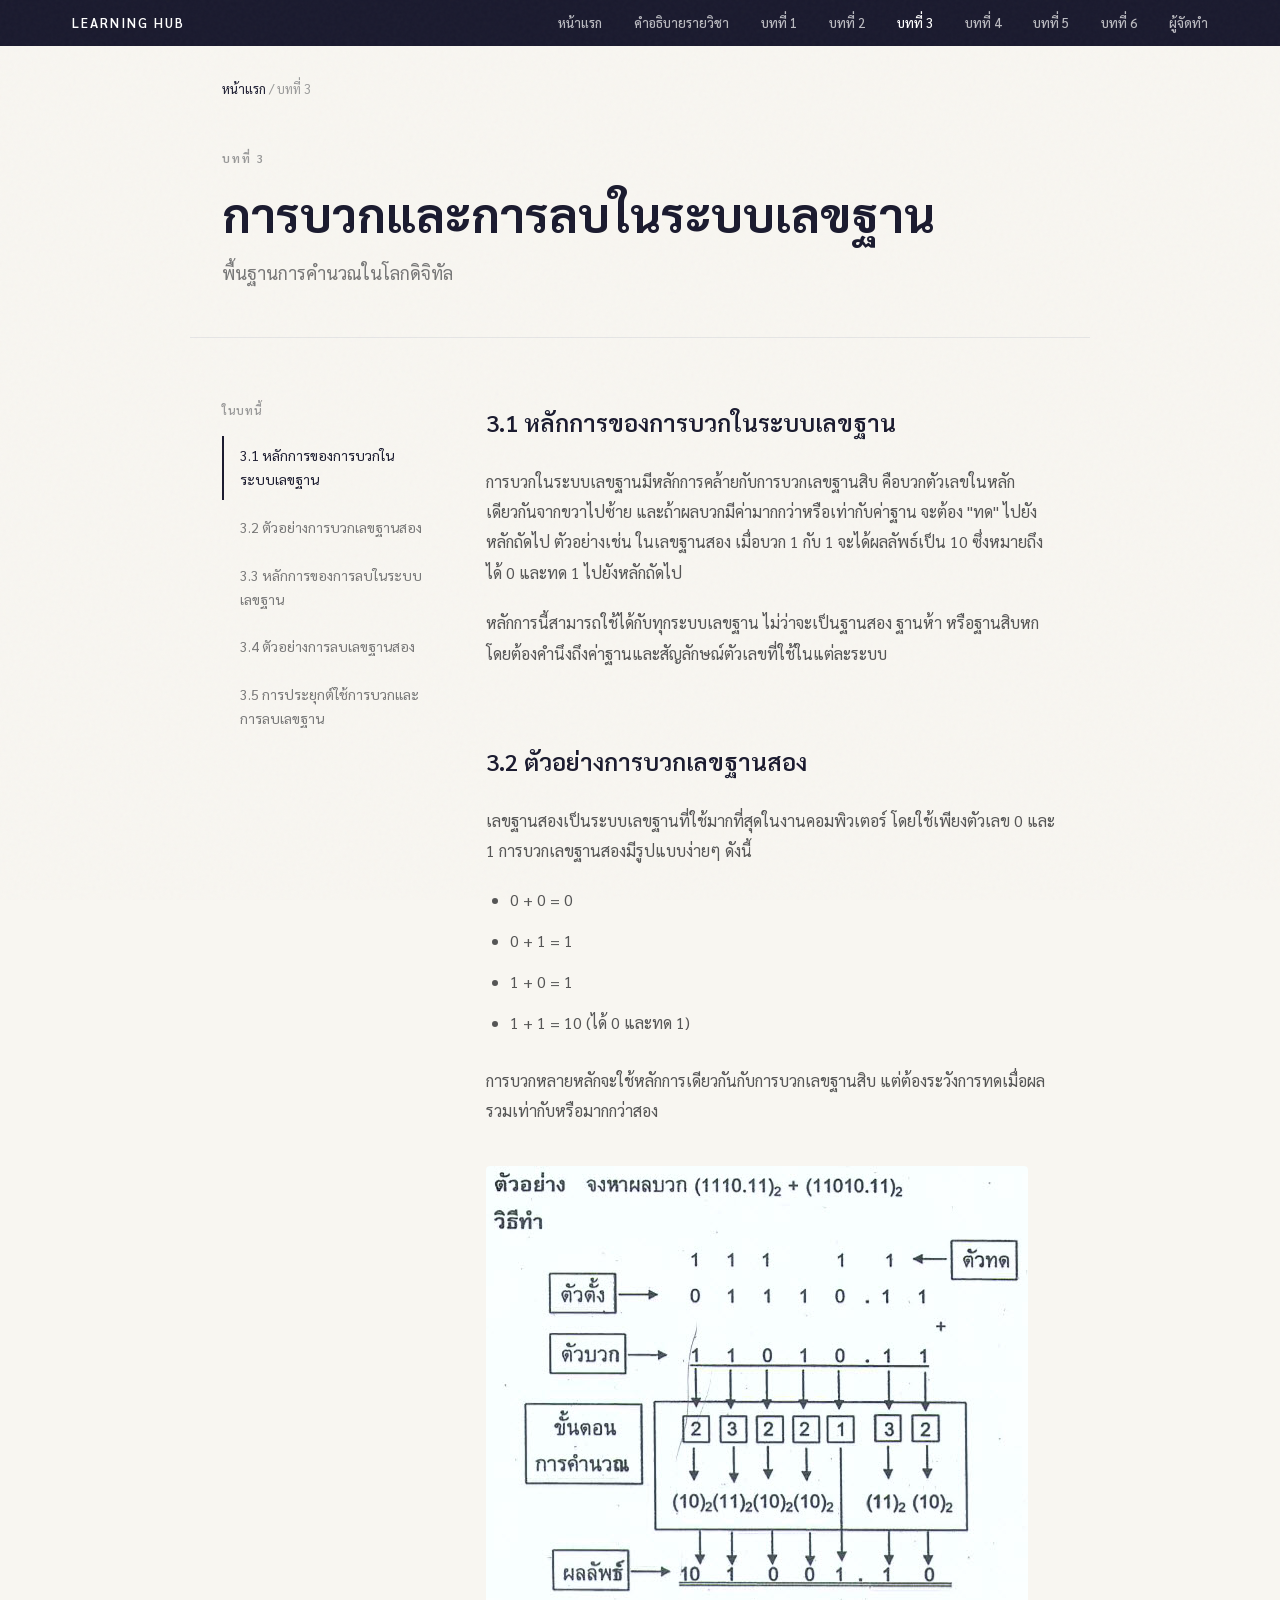
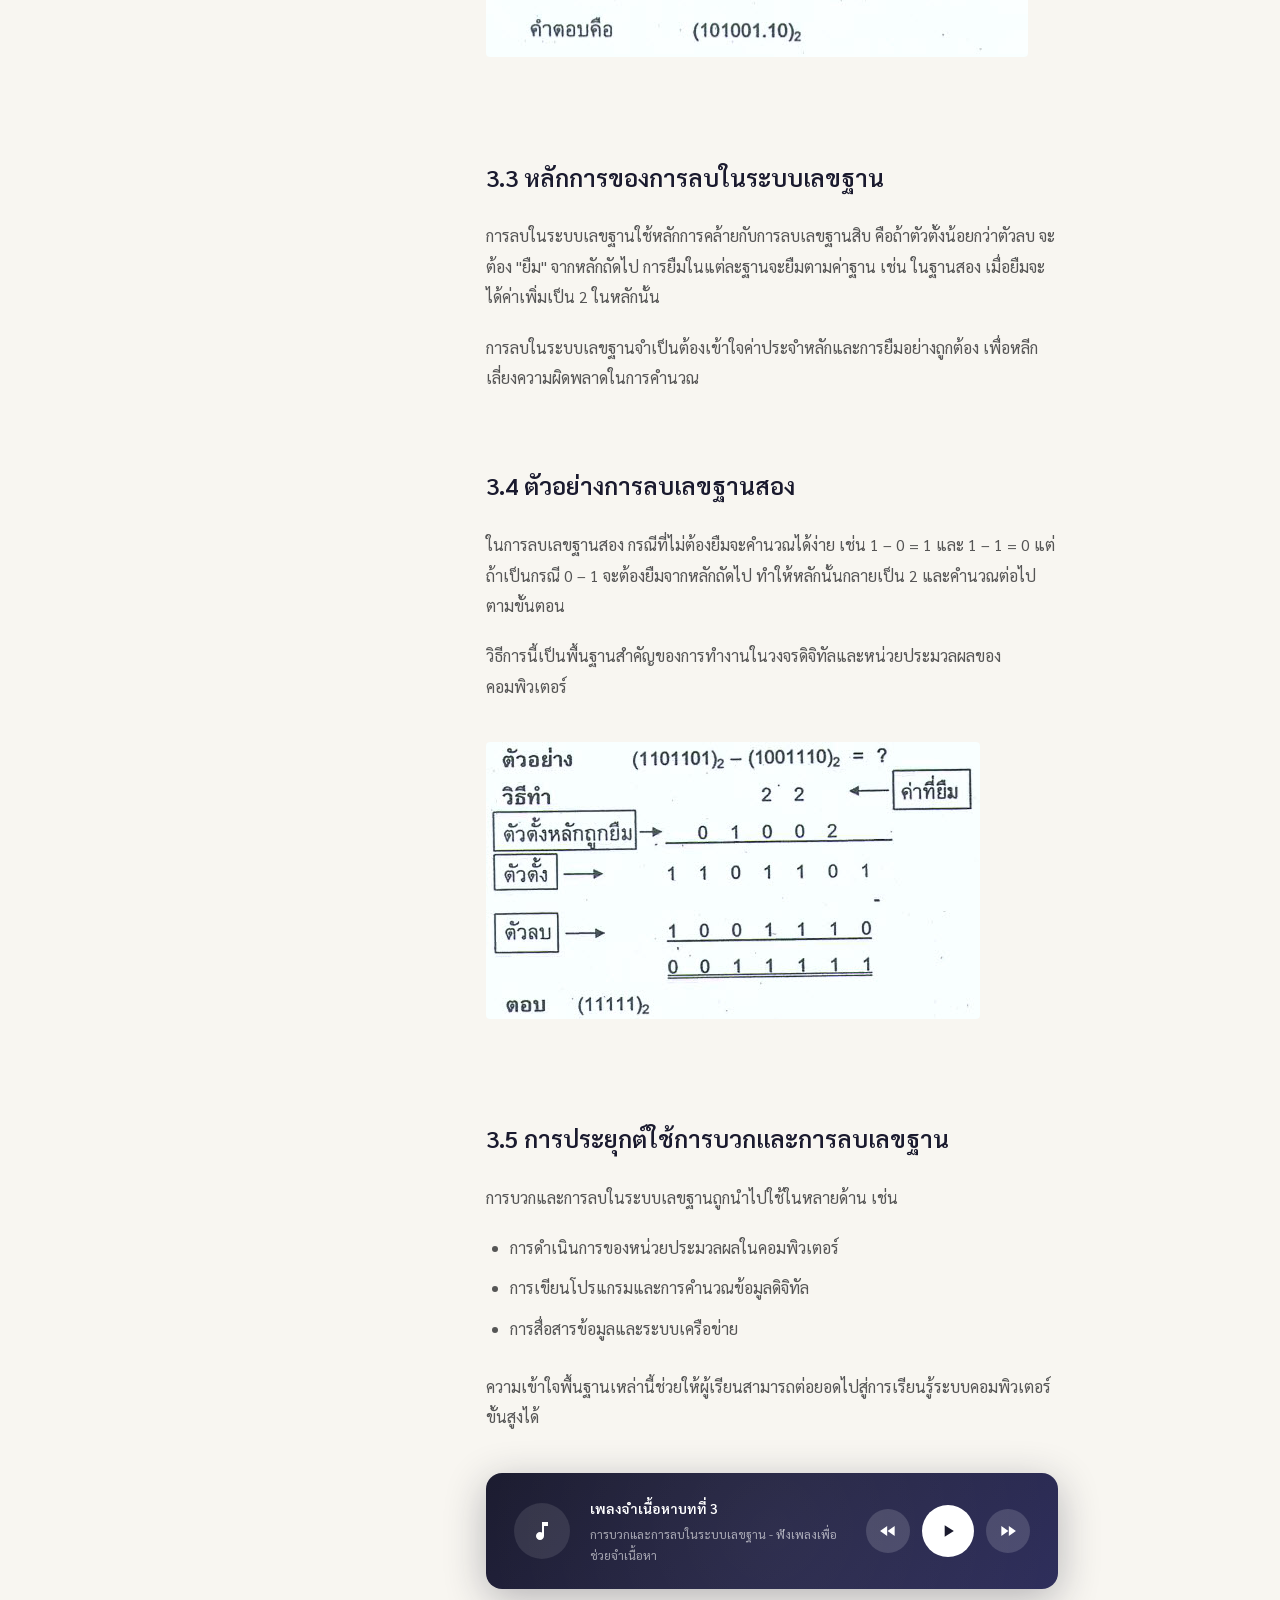
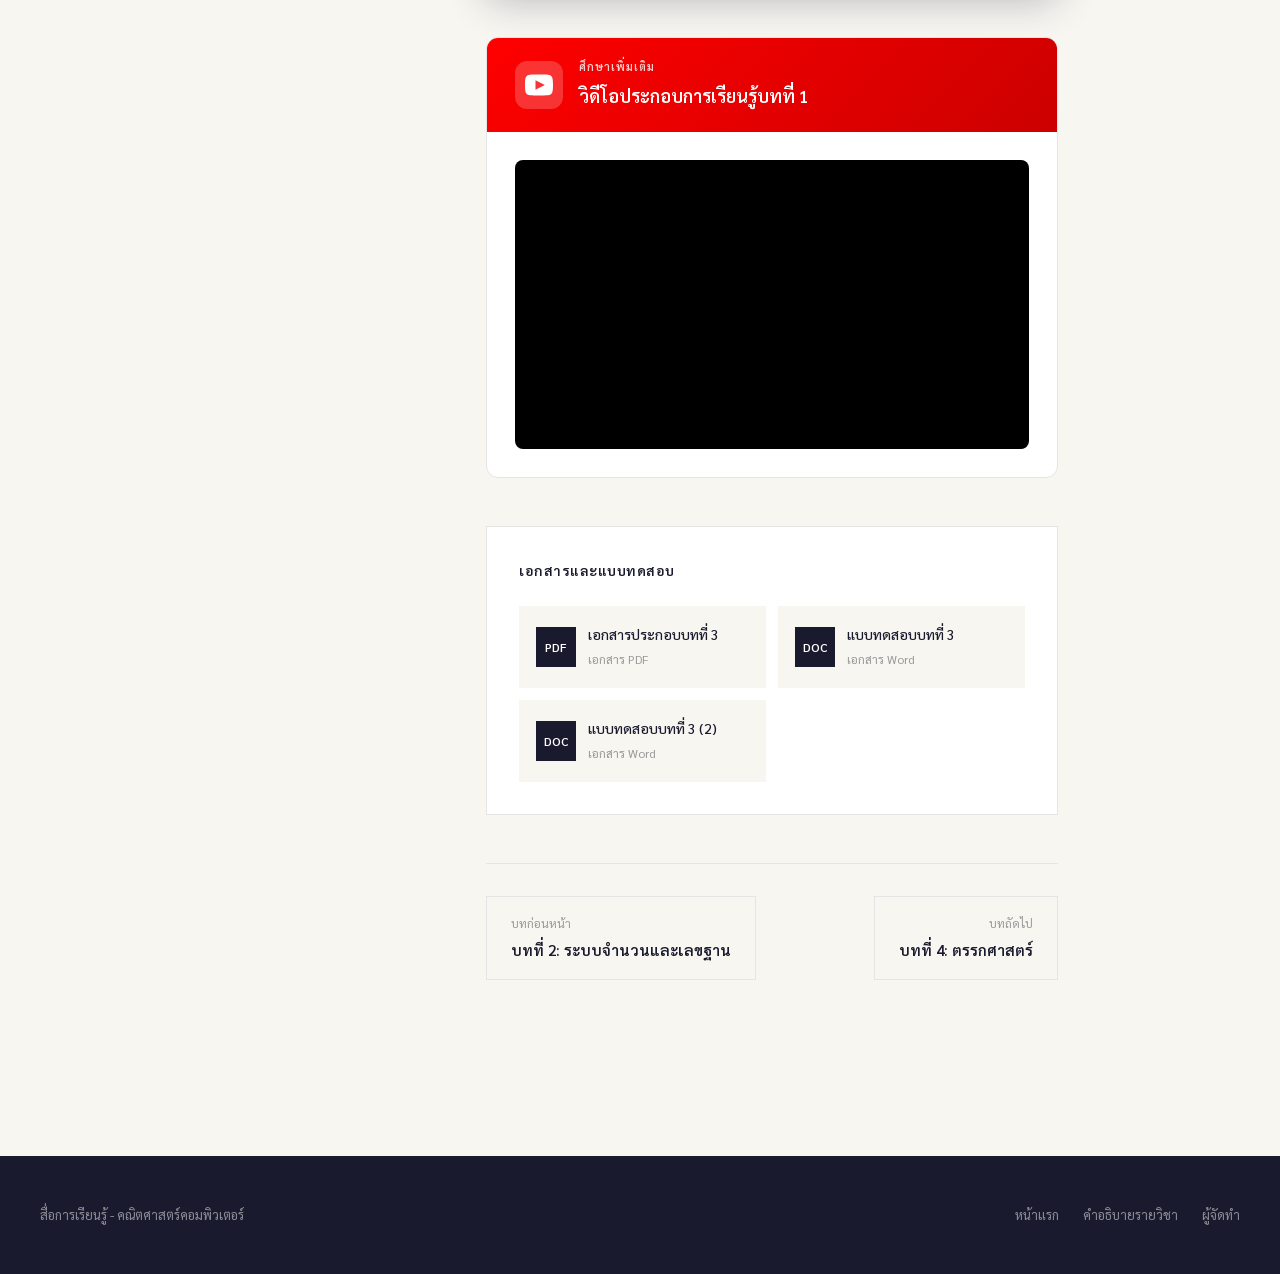
<file: chapter3.html>
<!DOCTYPE html>
<html lang="th">
<head>
    <meta charset="UTF-8">
    <meta name="viewport" content="width=device-width, initial-scale=1.0">
    <title>บทที่ 3 - การบวกและการลบในระบบเลขฐาน</title>
    <link rel="stylesheet" href="style.css">
</head>
<body>
    <div class="grain"></div>

    <div class="topbar">
        <div class="topbar-inner">
            <a href="index.html" class="logo">Learning Hub</a>
            <nav class="topbar-nav">
                <a href="index.html">หน้าแรก</a>
                <a href="chapter8.html">คำอธิบายรายวิชา</a>
                <a href="chapter1.html">บทที่ 1</a>
                <a href="chapter2.html">บทที่ 2</a>
                <a href="chapter3.html" class="active">บทที่ 3</a>
                <a href="chapter4.html">บทที่ 4</a>
                <a href="chapter5.html">บทที่ 5</a>
                <a href="chapter6.html">บทที่ 6</a>
                <a href="chapter7.html">ผู้จัดทำ</a>
            </nav>
        </div>
    </div>

    <div class="breadcrumb">
        <a href="index.html">หน้าแรก</a> / บทที่ 3
    </div>

    <header class="chapter-header">
        <div class="chapter-label">บทที่ 3</div>
        <h1>การบวกและการลบในระบบเลขฐาน</h1>
        <p>พื้นฐานการคำนวณในโลกดิจิทัล</p>
    </header>

    <div class="content-wrapper">
        <aside class="sidebar">
            <div class="sidebar-title">ในบทนี้</div>
            <ul class="sidebar-nav">
                <li><a href="#section-1" class="active">3.1 หลักการของการบวกในระบบเลขฐาน</a></li>
                <li><a href="#section-2">3.2 ตัวอย่างการบวกเลขฐานสอง</a></li>
                <li><a href="#section-3">3.3 หลักการของการลบในระบบเลขฐาน</a></li>
                <li><a href="#section-4">3.4 ตัวอย่างการลบเลขฐานสอง</a></li>
                <li><a href="#section-5">3.5 การประยุกต์ใช้การบวกและการลบเลขฐาน</a></li>
            </ul>
        </aside>

        <main class="content">
            <h2 id="section-1">3.1 หลักการของการบวกในระบบเลขฐาน</h2>
            <p>
                การบวกในระบบเลขฐานมีหลักการคล้ายกับการบวกเลขฐานสิบ คือบวกตัวเลขในหลักเดียวกันจากขวาไปซ้าย
                และถ้าผลบวกมีค่ามากกว่าหรือเท่ากับค่าฐาน จะต้อง "ทด" ไปยังหลักถัดไป ตัวอย่างเช่น ในเลขฐานสอง เมื่อบวก 1
                กับ 1 จะได้ผลลัพธ์เป็น 10 ซึ่งหมายถึงได้ 0 และทด 1 ไปยังหลักถัดไป
            </p>
            <p>
                หลักการนี้สามารถใช้ได้กับทุกระบบเลขฐาน ไม่ว่าจะเป็นฐานสอง ฐานห้า หรือฐานสิบหก
                โดยต้องคำนึงถึงค่าฐานและสัญลักษณ์ตัวเลขที่ใช้ในแต่ละระบบ
            </p>

            <h2 id="section-2">3.2 ตัวอย่างการบวกเลขฐานสอง</h2>
            <p>เลขฐานสองเป็นระบบเลขฐานที่ใช้มากที่สุดในงานคอมพิวเตอร์ โดยใช้เพียงตัวเลข 0 และ 1
                การบวกเลขฐานสองมีรูปแบบง่ายๆ ดังนี้</p>
            <ul>
                <li>0 + 0 = 0</li>
                <li>0 + 1 = 1</li>
                <li>1 + 0 = 1</li>
                <li>1 + 1 = 10 (ได้ 0 และทด 1)</li>
            </ul>
            <p>การบวกหลายหลักจะใช้หลักการเดียวกันกับการบวกเลขฐานสิบ แต่ต้องระวังการทดเมื่อผลรวมเท่ากับหรือมากกว่าสอง</p>
            <img src="img/img10.jpg" alt="ตัวอย่างการบวกเลขฐานสอง">

            <h2 id="section-3">3.3 หลักการของการลบในระบบเลขฐาน</h2>
            <p>
                การลบในระบบเลขฐานใช้หลักการคล้ายกับการลบเลขฐานสิบ คือถ้าตัวตั้งน้อยกว่าตัวลบ จะต้อง "ยืม" จากหลักถัดไป
                การยืมในแต่ละฐานจะยืมตามค่าฐาน เช่น ในฐานสอง เมื่อยืมจะได้ค่าเพิ่มเป็น 2 ในหลักนั้น
            </p>
            <p>
                การลบในระบบเลขฐานจำเป็นต้องเข้าใจค่าประจำหลักและการยืมอย่างถูกต้อง เพื่อหลีกเลี่ยงความผิดพลาดในการคำนวณ
            </p>

            <h2 id="section-4">3.4 ตัวอย่างการลบเลขฐานสอง</h2>
            <p>
                ในการลบเลขฐานสอง กรณีที่ไม่ต้องยืมจะคำนวณได้ง่าย เช่น 1 – 0 = 1 และ 1 – 1 = 0 แต่ถ้าเป็นกรณี 0 – 1
                จะต้องยืมจากหลักถัดไป ทำให้หลักนั้นกลายเป็น 2 และคำนวณต่อไปตามขั้นตอน
            </p>
            <p>วิธีการนี้เป็นพื้นฐานสำคัญของการทำงานในวงจรดิจิทัลและหน่วยประมวลผลของคอมพิวเตอร์</p>
            <img src="img/img11.jpg" alt="ตัวอย่างการลบเลขฐานสอง">

            <h2 id="section-5">3.5 การประยุกต์ใช้การบวกและการลบเลขฐาน</h2>
            <p>การบวกและการลบในระบบเลขฐานถูกนำไปใช้ในหลายด้าน เช่น</p>
            <ul>
                <li>การดำเนินการของหน่วยประมวลผลในคอมพิวเตอร์</li>
                <li>การเขียนโปรแกรมและการคำนวณข้อมูลดิจิทัล</li>
                <li>การสื่อสารข้อมูลและระบบเครือข่าย</li>
            </ul>
            <p>ความเข้าใจพื้นฐานเหล่านี้ช่วยให้ผู้เรียนสามารถต่อยอดไปสู่การเรียนรู้ระบบคอมพิวเตอร์ขั้นสูงได้</p>

            <!-- Music Player -->
            <div class="music-player">
                <div class="music-icon">
                    <svg viewBox="0 0 24 24"><path d="M12 3v10.55c-.59-.34-1.27-.55-2-.55-2.21 0-4 1.79-4 4s1.79 4 4 4 4-1.79 4-4V7h4V3h-6z"/></svg>
                </div>
                <div class="music-info">
                    <div class="music-title">เพลงจำเนื้อหาบทที่ 3</div>
                    <div class="music-subtitle">การบวกและการลบในระบบเลขฐาน - ฟังเพลงเพื่อช่วยจำเนื้อหา</div>
                </div>
                <div class="music-controls">
                    <button class="music-btn" onclick="skipBack()" title="ย้อนกลับ 10 วินาที">
                        <svg viewBox="0 0 24 24"><path d="M11 18V6l-8.5 6 8.5 6zm.5-6l8.5 6V6l-8.5 6z"/></svg>
                    </button>
                    <button class="music-btn play-btn" onclick="togglePlay()" id="playBtn" title="เล่น/หยุด">
                        <svg viewBox="0 0 24 24" id="playIcon"><path d="M8 5v14l11-7z"/></svg>
                    </button>
                    <button class="music-btn" onclick="skipForward()" title="ข้ามไป 10 วินาที">
                        <svg viewBox="0 0 24 24"><path d="M4 18l8.5-6L4 6v12zm9-12v12l8.5-6L13 6z"/></svg>
                    </button>
                </div>
                <audio id="audioPlayer" src="บท3/music.mp4"></audio>
            </div>


            <!-- YouTube Section -->
            <div class="youtube-section">
                <div class="youtube-header">
                    <div class="youtube-icon">
                        <svg viewBox="0 0 24 24">
                            <path
                                d="M19.615 3.184c-3.604-.246-11.631-.245-15.23 0-3.897.266-4.356 2.62-4.385 8.816.029 6.185.484 8.549 4.385 8.816 3.6.245 11.626.246 15.23 0 3.897-.266 4.356-2.62 4.385-8.816-.029-6.185-.484-8.549-4.385-8.816zm-10.615 12.816v-8l8 3.993-8 4.007z" />
                        </svg>
                    </div>
                    <div class="youtube-title-wrap">
                        <div class="youtube-label">ศึกษาเพิ่มเติม</div>
                        <div class="youtube-title">วิดีโอประกอบการเรียนรู้บทที่ 1</div>
                    </div>
                </div>

                <div class="youtube-content">
                    <div class="youtube-video">
                        <iframe src="https://www.youtube.com/embed/YKzrEF46TXg" title="YouTube video player"
                            frameborder="0"
                            allow="accelerometer; autoplay; clipboard-write; encrypted-media; gyroscope; picture-in-picture"
                            allowfullscreen>
                        </iframe>
                    </div>
                </div>
            </div>

            <div class="files-section">
                <div class="files-title">เอกสารและแบบทดสอบ</div>
                <div class="files-grid">
                    <a href="บท3/การบวกลบเลขฐาน.pdf" class="file-item">
                        <div class="file-icon">PDF</div>
                        <div class="file-info">
                            <span class="file-name">เอกสารประกอบบทที่ 3</span>
                            <span class="file-type">เอกสาร PDF</span>
                        </div>
                    </a>
                    <a href="บท3/แบบฝึก.docx" class="file-item">
                        <div class="file-icon">DOC</div>
                        <div class="file-info">
                            <span class="file-name">แบบทดสอบบทที่ 3</span>
                            <span class="file-type">เอกสาร Word</span>
                        </div>
                    </a>
                    <a href="บท3/แบบฝึก 2.docx" class="file-item">
                        <div class="file-icon">DOC</div>
                        <div class="file-info">
                            <span class="file-name">แบบทดสอบบทที่ 3 (2)</span>
                            <span class="file-type">เอกสาร Word</span>
                        </div>
                    </a>
                </div>
            </div>

            <nav class="nav-bottom">
                <a href="chapter2.html" class="nav-link">
                    <span class="nav-link-label">บทก่อนหน้า</span>
                    <span class="nav-link-title">บทที่ 2: ระบบจำนวนและเลขฐาน</span>
                </a>
                <a href="chapter4.html" class="nav-link" style="text-align: right;">
                    <span class="nav-link-label">บทถัดไป</span>
                    <span class="nav-link-title">บทที่ 4: ตรรกศาสตร์</span>
                </a>
            </nav>
        </main>
    </div>

    <footer>
        <div class="footer-inner">
            <span class="footer-text">สื่อการเรียนรู้ - คณิตศาสตร์คอมพิวเตอร์</span>
            <div class="footer-links">
                <a href="index.html">หน้าแรก</a>
                <a href="chapter8.html">คำอธิบายรายวิชา</a>
                <a href="chapter7.html">ผู้จัดทำ</a>
            </div>
        </div>
    </footer>

    <script>
        const audio = document.getElementById('audioPlayer');
        const playBtn = document.getElementById('playBtn');
        const playIcon = document.getElementById('playIcon');
        let isPlaying = false;

        function togglePlay() {
            if (isPlaying) {
                audio.pause();
                playIcon.innerHTML = '<path d="M8 5v14l11-7z"/>';
            } else {
                audio.play();
                playIcon.innerHTML = '<path d="M6 19h4V5H6v14zm8-14v14h4V5h-4z"/>';
            }
            isPlaying = !isPlaying;
        }

        function skipBack() {
            audio.currentTime = Math.max(0, audio.currentTime - 10);
        }

        function skipForward() {
            audio.currentTime = Math.min(audio.duration, audio.currentTime + 10);
        }

        audio.addEventListener('ended', () => {
            isPlaying = false;
            playIcon.innerHTML = '<path d="M8 5v14l11-7z"/>';
        });
    </script>
</body>
</html>
</file>
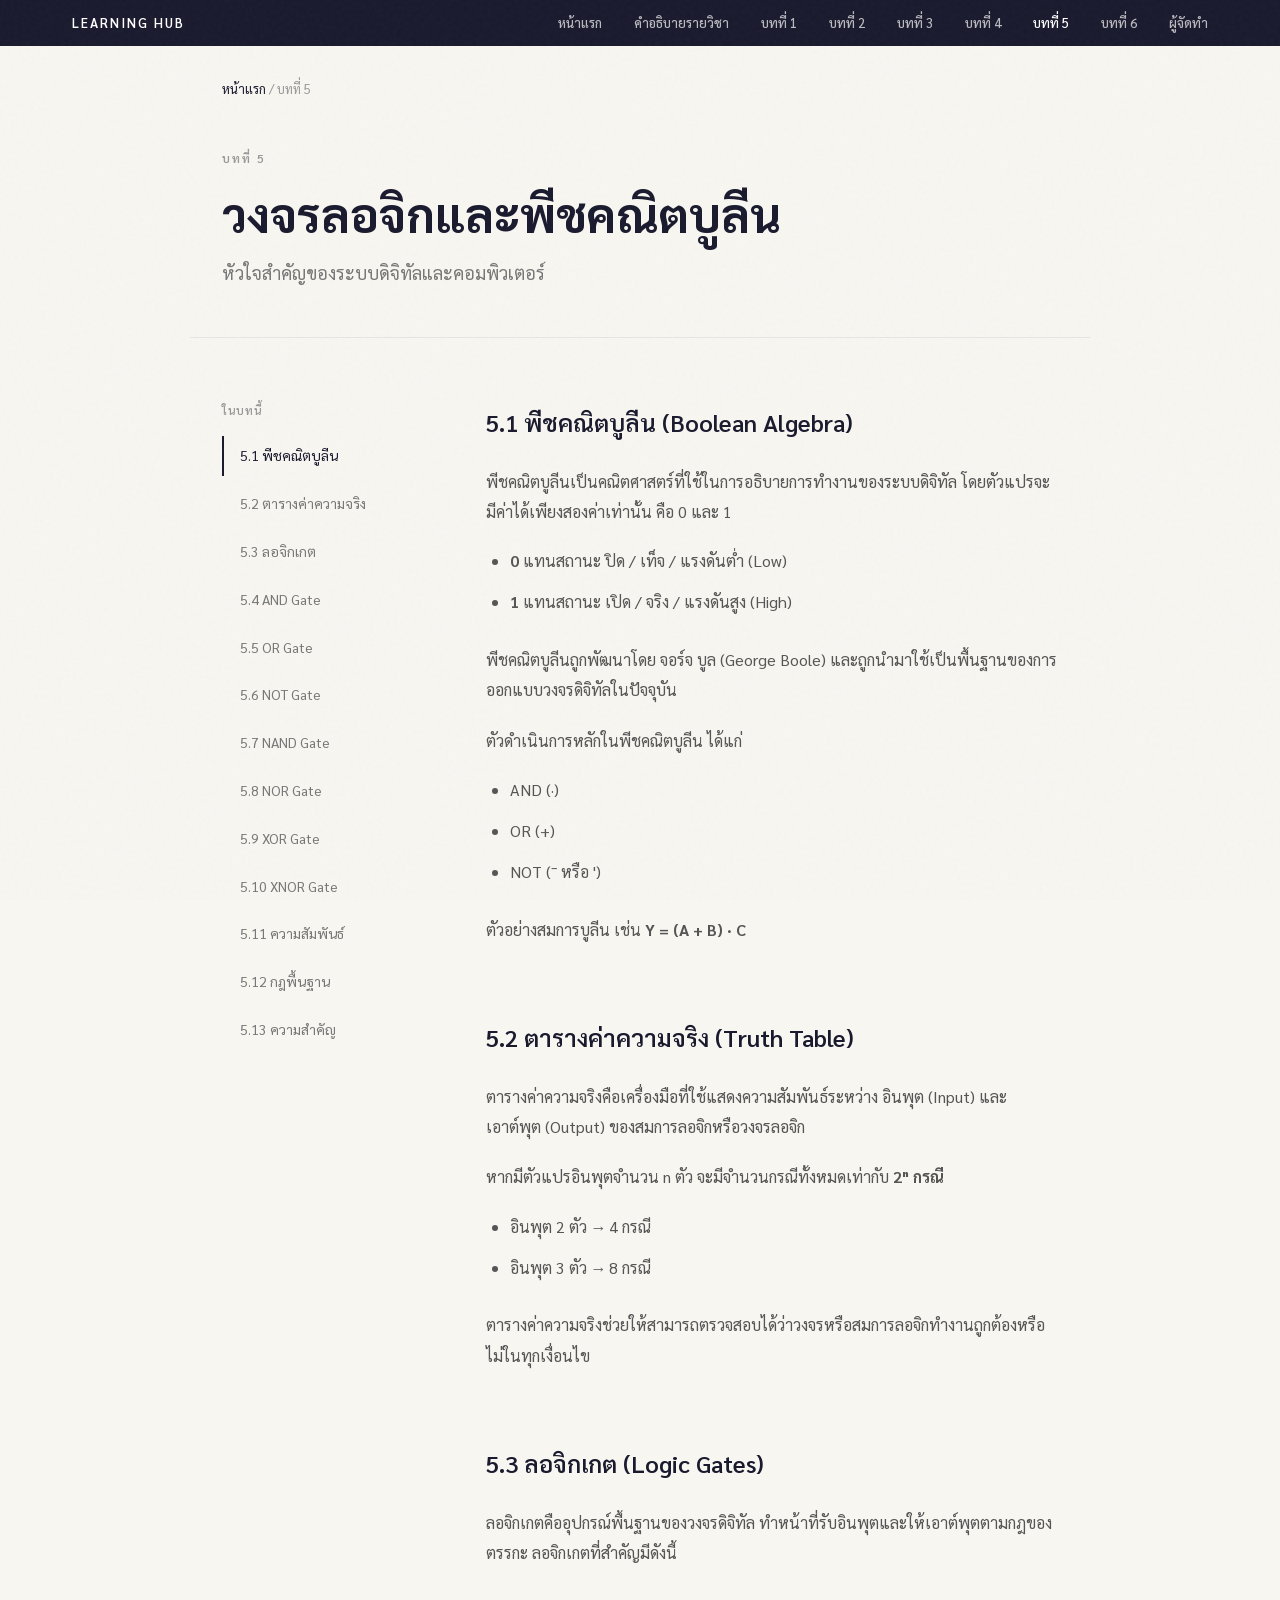
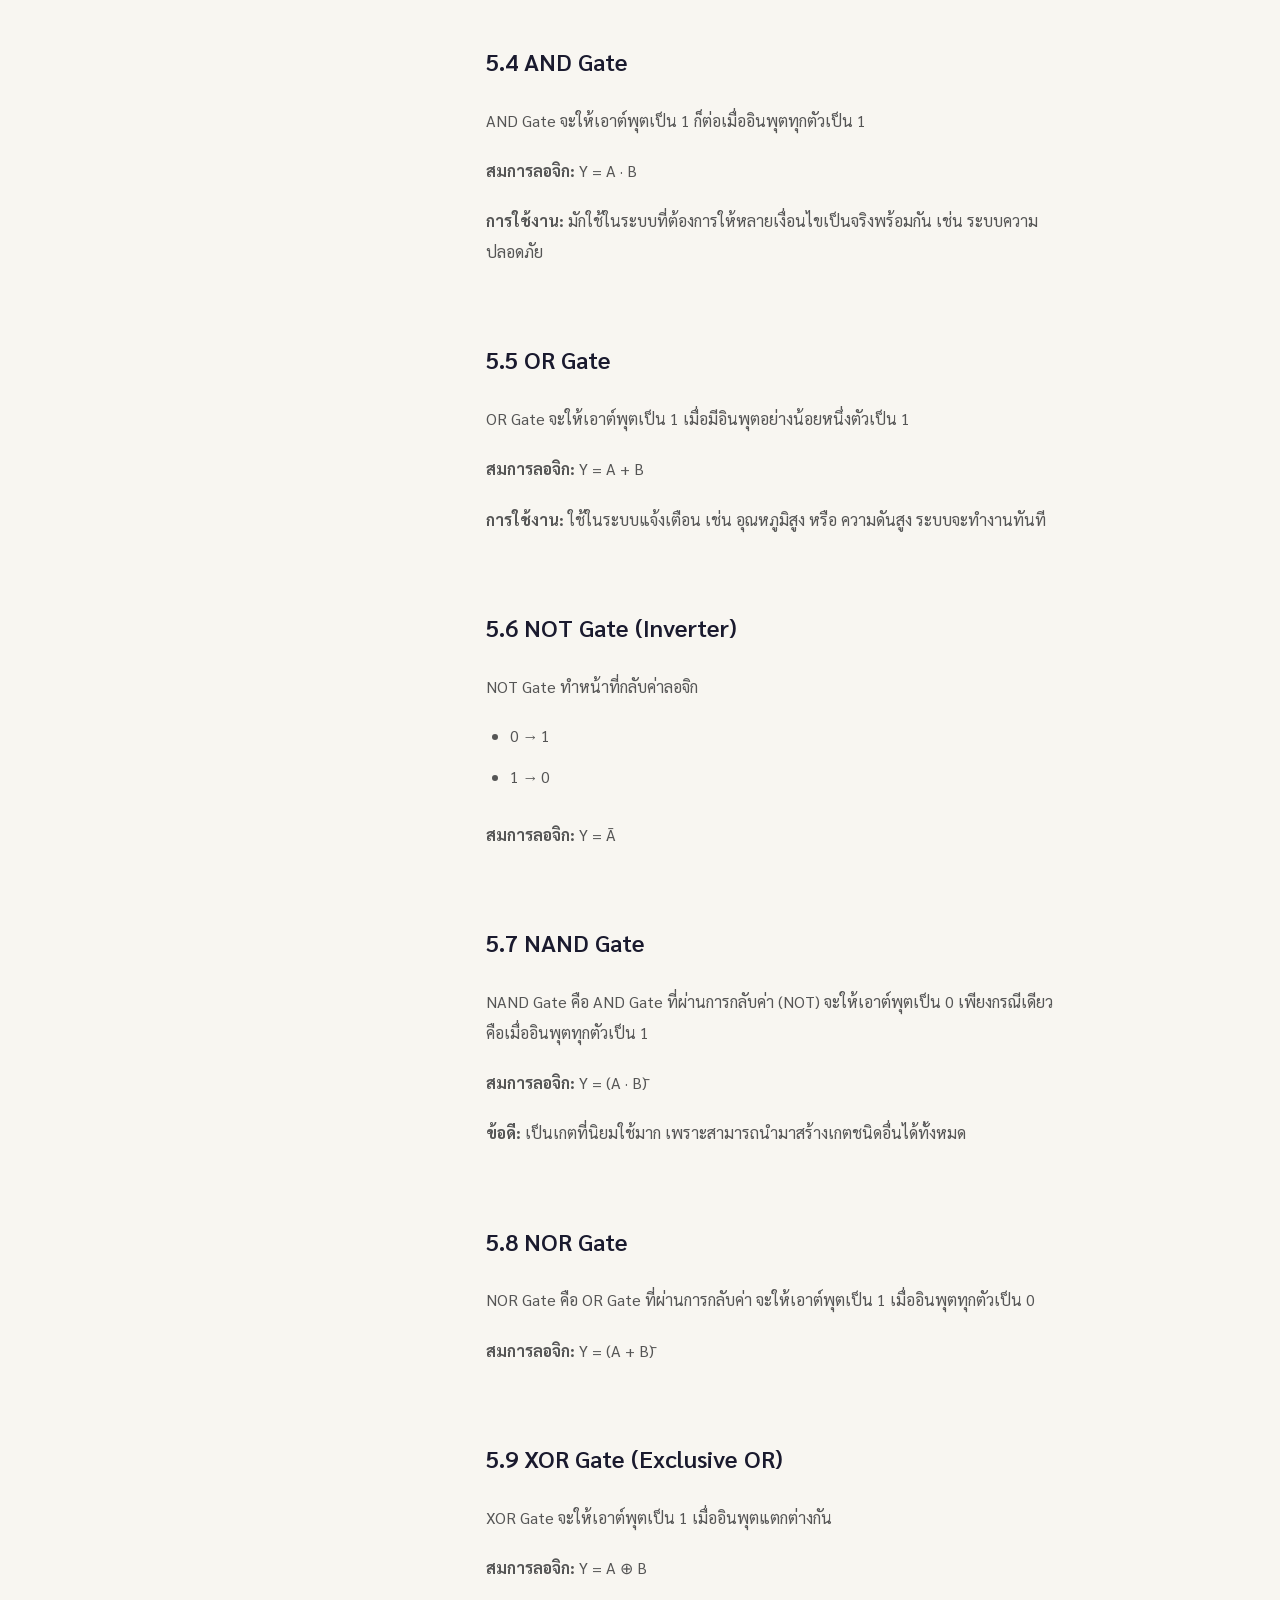
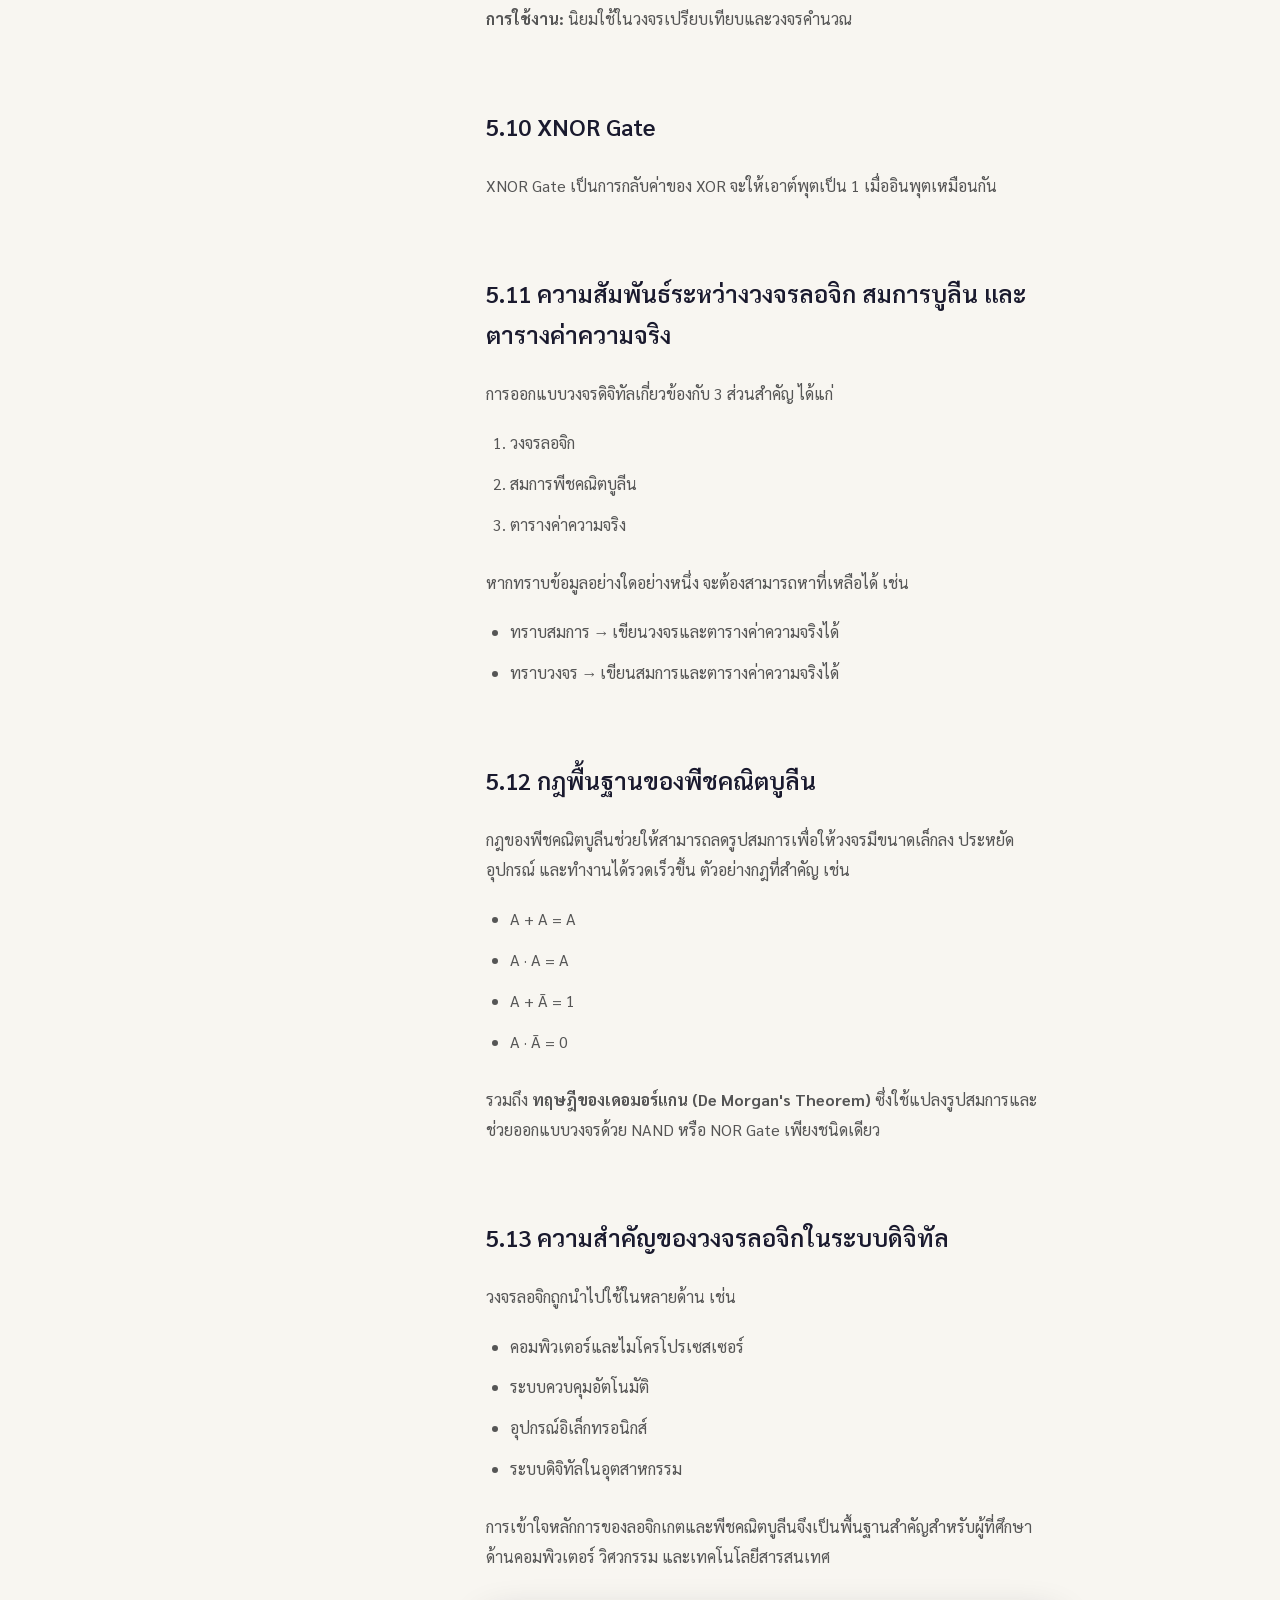
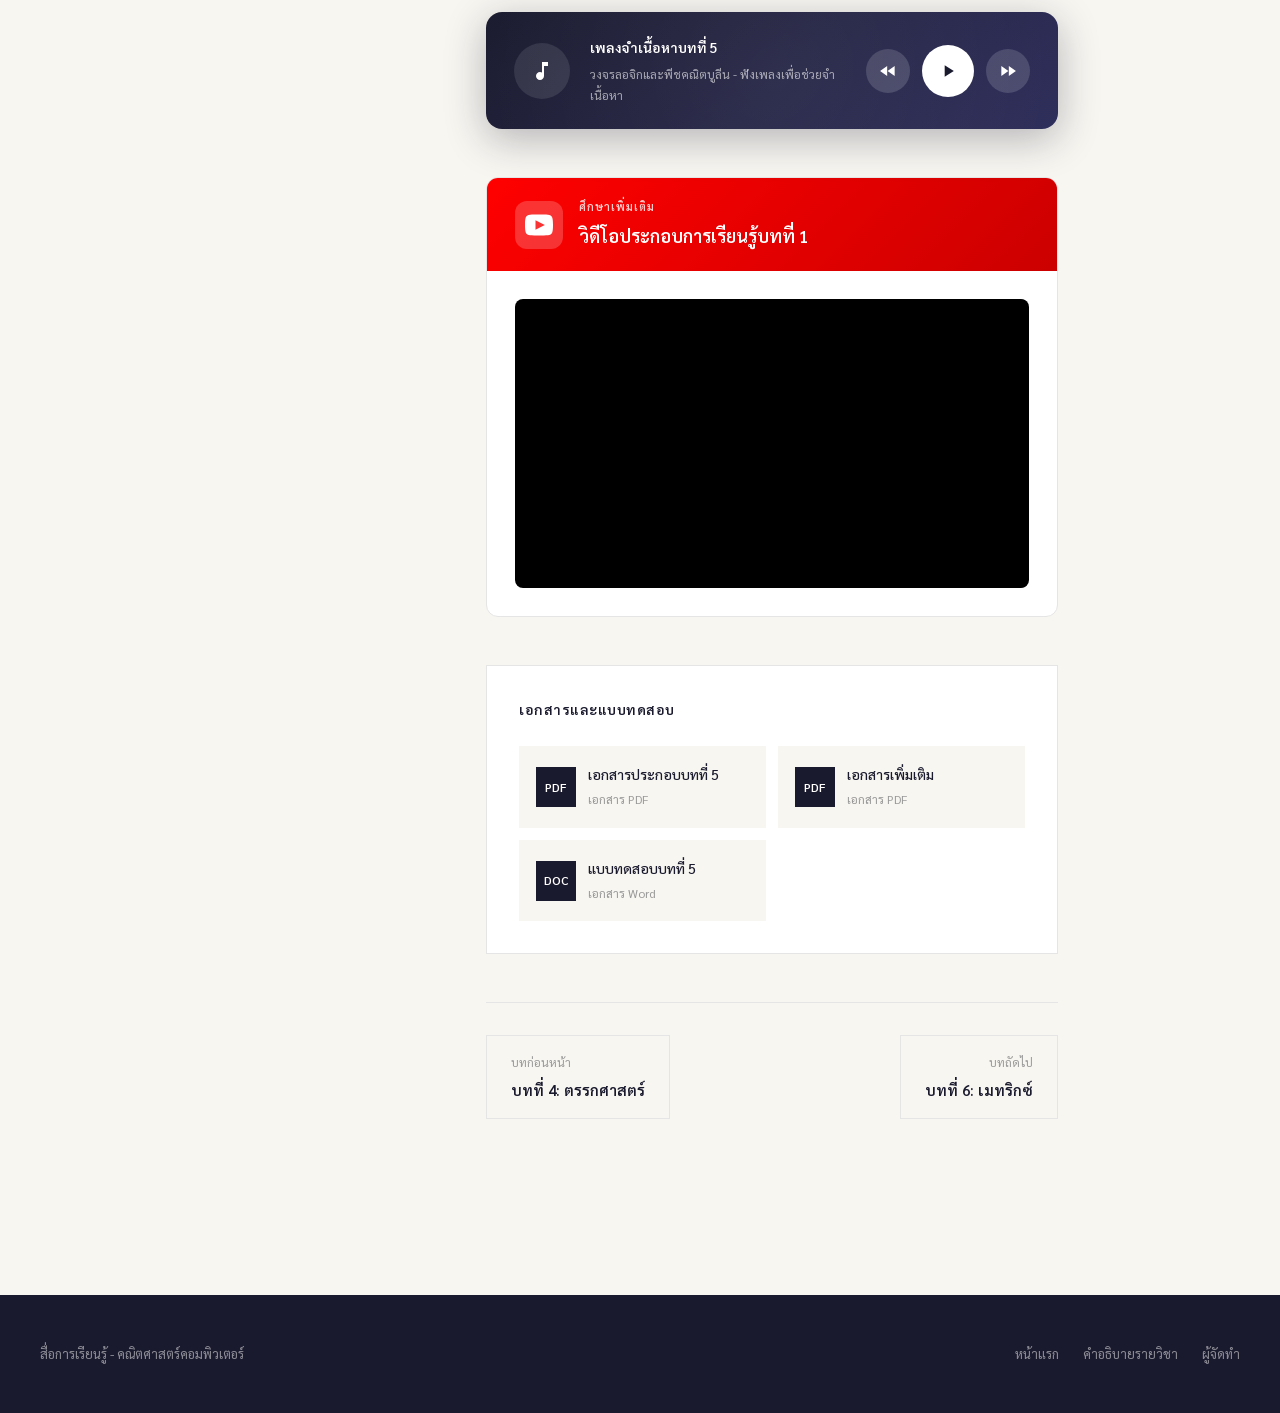
<file: chapter5.html>
<!DOCTYPE html>
<html lang="th">
<head>
    <meta charset="UTF-8">
    <meta name="viewport" content="width=device-width, initial-scale=1.0">
    <title>บทที่ 5 - วงจรลอจิกและพีชคณิตบูลีน</title>
    <link rel="stylesheet" href="style.css">
</head>
<body>
    <div class="grain"></div>

    <div class="topbar">
        <div class="topbar-inner">
            <a href="index.html" class="logo">Learning Hub</a>
            <nav class="topbar-nav">
                <a href="index.html">หน้าแรก</a>
                <a href="chapter8.html">คำอธิบายรายวิชา</a>
                <a href="chapter1.html">บทที่ 1</a>
                <a href="chapter2.html">บทที่ 2</a>
                <a href="chapter3.html">บทที่ 3</a>
                <a href="chapter4.html">บทที่ 4</a>
                <a href="chapter5.html" class="active">บทที่ 5</a>
                <a href="chapter6.html">บทที่ 6</a>
                <a href="chapter7.html">ผู้จัดทำ</a>
            </nav>
        </div>
    </div>

    <div class="breadcrumb">
        <a href="index.html">หน้าแรก</a> / บทที่ 5
    </div>

    <header class="chapter-header">
        <div class="chapter-label">บทที่ 5</div>
        <h1>วงจรลอจิกและพีชคณิตบูลีน</h1>
        <p>หัวใจสำคัญของระบบดิจิทัลและคอมพิวเตอร์</p>
    </header>

    <div class="content-wrapper">
        <aside class="sidebar">
            <div class="sidebar-title">ในบทนี้</div>
            <ul class="sidebar-nav">
                <li><a href="#section-1" class="active">5.1 พีชคณิตบูลีน</a></li>
                <li><a href="#section-2">5.2 ตารางค่าความจริง</a></li>
                <li><a href="#section-3">5.3 ลอจิกเกต</a></li>
                <li><a href="#section-4">5.4 AND Gate</a></li>
                <li><a href="#section-5">5.5 OR Gate</a></li>
                <li><a href="#section-6">5.6 NOT Gate</a></li>
                <li><a href="#section-7">5.7 NAND Gate</a></li>
                <li><a href="#section-8">5.8 NOR Gate</a></li>
                <li><a href="#section-9">5.9 XOR Gate</a></li>
                <li><a href="#section-10">5.10 XNOR Gate</a></li>
                <li><a href="#section-11">5.11 ความสัมพันธ์</a></li>
                <li><a href="#section-12">5.12 กฎพื้นฐาน</a></li>
                <li><a href="#section-13">5.13 ความสำคัญ</a></li>
            </ul>
        </aside>

        <main class="content">
            <h2 id="section-1">5.1 พีชคณิตบูลีน (Boolean Algebra)</h2>
            <p>
                พีชคณิตบูลีนเป็นคณิตศาสตร์ที่ใช้ในการอธิบายการทำงานของระบบดิจิทัล โดยตัวแปรจะมีค่าได้เพียงสองค่าเท่านั้น คือ 0 และ 1
            </p>
            <ul>
                <li><strong>0</strong> แทนสถานะ ปิด / เท็จ / แรงดันต่ำ (Low)</li>
                <li><strong>1</strong> แทนสถานะ เปิด / จริง / แรงดันสูง (High)</li>
            </ul>
            <p>
                พีชคณิตบูลีนถูกพัฒนาโดย จอร์จ บูล (George Boole) และถูกนำมาใช้เป็นพื้นฐานของการออกแบบวงจรดิจิทัลในปัจจุบัน
            </p>
            <p>ตัวดำเนินการหลักในพีชคณิตบูลีน ได้แก่</p>
            <ul>
                <li>AND (·)</li>
                <li>OR (+)</li>
                <li>NOT (¯ หรือ ')</li>
            </ul>
            <p>ตัวอย่างสมการบูลีน เช่น <strong>Y = (A + B) · C</strong></p>

            <h2 id="section-2">5.2 ตารางค่าความจริง (Truth Table)</h2>
            <p>
                ตารางค่าความจริงคือเครื่องมือที่ใช้แสดงความสัมพันธ์ระหว่าง อินพุต (Input) และ เอาต์พุต (Output) ของสมการลอจิกหรือวงจรลอจิก
            </p>
            <p>หากมีตัวแปรอินพุตจำนวน n ตัว จะมีจำนวนกรณีทั้งหมดเท่ากับ <strong>2ⁿ กรณี</strong></p>
            <ul>
                <li>อินพุต 2 ตัว → 4 กรณี</li>
                <li>อินพุต 3 ตัว → 8 กรณี</li>
            </ul>
            <p>ตารางค่าความจริงช่วยให้สามารถตรวจสอบได้ว่าวงจรหรือสมการลอจิกทำงานถูกต้องหรือไม่ในทุกเงื่อนไข</p>

            <h2 id="section-3">5.3 ลอจิกเกต (Logic Gates)</h2>
            <p>
                ลอจิกเกตคืออุปกรณ์พื้นฐานของวงจรดิจิทัล ทำหน้าที่รับอินพุตและให้เอาต์พุตตามกฎของตรรกะ ลอจิกเกตที่สำคัญมีดังนี้
            </p>

            <h2 id="section-4">5.4 AND Gate</h2>
            <p>AND Gate จะให้เอาต์พุตเป็น 1 ก็ต่อเมื่ออินพุตทุกตัวเป็น 1</p>
            <p><strong>สมการลอจิก:</strong> Y = A · B</p>
            <p><strong>การใช้งาน:</strong> มักใช้ในระบบที่ต้องการให้หลายเงื่อนไขเป็นจริงพร้อมกัน เช่น ระบบความปลอดภัย</p>

            <h2 id="section-5">5.5 OR Gate</h2>
            <p>OR Gate จะให้เอาต์พุตเป็น 1 เมื่อมีอินพุตอย่างน้อยหนึ่งตัวเป็น 1</p>
            <p><strong>สมการลอจิก:</strong> Y = A + B</p>
            <p><strong>การใช้งาน:</strong> ใช้ในระบบแจ้งเตือน เช่น อุณหภูมิสูง หรือ ความดันสูง ระบบจะทำงานทันที</p>

            <h2 id="section-6">5.6 NOT Gate (Inverter)</h2>
            <p>NOT Gate ทำหน้าที่กลับค่าลอจิก</p>
            <ul>
                <li>0 → 1</li>
                <li>1 → 0</li>
            </ul>
            <p><strong>สมการลอจิก:</strong> Y = Ā</p>

            <h2 id="section-7">5.7 NAND Gate</h2>
            <p>NAND Gate คือ AND Gate ที่ผ่านการกลับค่า (NOT) จะให้เอาต์พุตเป็น 0 เพียงกรณีเดียว คือเมื่ออินพุตทุกตัวเป็น 1</p>
            <p><strong>สมการลอจิก:</strong> Y = (A · B)̄</p>
            <p><strong>ข้อดี:</strong> เป็นเกตที่นิยมใช้มาก เพราะสามารถนำมาสร้างเกตชนิดอื่นได้ทั้งหมด</p>

            <h2 id="section-8">5.8 NOR Gate</h2>
            <p>NOR Gate คือ OR Gate ที่ผ่านการกลับค่า จะให้เอาต์พุตเป็น 1 เมื่ออินพุตทุกตัวเป็น 0</p>
            <p><strong>สมการลอจิก:</strong> Y = (A + B)̄</p>

            <h2 id="section-9">5.9 XOR Gate (Exclusive OR)</h2>
            <p>XOR Gate จะให้เอาต์พุตเป็น 1 เมื่ออินพุตแตกต่างกัน</p>
            <p><strong>สมการลอจิก:</strong> Y = A ⊕ B</p>
            <p><strong>การใช้งาน:</strong> นิยมใช้ในวงจรเปรียบเทียบและวงจรคำนวณ</p>

            <h2 id="section-10">5.10 XNOR Gate</h2>
            <p>XNOR Gate เป็นการกลับค่าของ XOR จะให้เอาต์พุตเป็น 1 เมื่ออินพุตเหมือนกัน</p>

            <h2 id="section-11">5.11 ความสัมพันธ์ระหว่างวงจรลอจิก สมการบูลีน และตารางค่าความจริง</h2>
            <p>การออกแบบวงจรดิจิทัลเกี่ยวข้องกับ 3 ส่วนสำคัญ ได้แก่</p>
            <ol>
                <li>วงจรลอจิก</li>
                <li>สมการพีชคณิตบูลีน</li>
                <li>ตารางค่าความจริง</li>
            </ol>
            <p>หากทราบข้อมูลอย่างใดอย่างหนึ่ง จะต้องสามารถหาที่เหลือได้ เช่น</p>
            <ul>
                <li>ทราบสมการ → เขียนวงจรและตารางค่าความจริงได้</li>
                <li>ทราบวงจร → เขียนสมการและตารางค่าความจริงได้</li>
            </ul>

            <h2 id="section-12">5.12 กฎพื้นฐานของพีชคณิตบูลีน</h2>
            <p>กฎของพีชคณิตบูลีนช่วยให้สามารถลดรูปสมการเพื่อให้วงจรมีขนาดเล็กลง ประหยัดอุปกรณ์ และทำงานได้รวดเร็วขึ้น ตัวอย่างกฎที่สำคัญ เช่น</p>
            <ul>
                <li>A + A = A</li>
                <li>A · A = A</li>
                <li>A + Ā = 1</li>
                <li>A · Ā = 0</li>
            </ul>
            <p>รวมถึง <strong>ทฤษฎีของเดอมอร์แกน (De Morgan's Theorem)</strong> ซึ่งใช้แปลงรูปสมการและช่วยออกแบบวงจรด้วย NAND หรือ NOR Gate เพียงชนิดเดียว</p>

            <h2 id="section-13">5.13 ความสำคัญของวงจรลอจิกในระบบดิจิทัล</h2>
            <p>วงจรลอจิกถูกนำไปใช้ในหลายด้าน เช่น</p>
            <ul>
                <li>คอมพิวเตอร์และไมโครโปรเซสเซอร์</li>
                <li>ระบบควบคุมอัตโนมัติ</li>
                <li>อุปกรณ์อิเล็กทรอนิกส์</li>
                <li>ระบบดิจิทัลในอุตสาหกรรม</li>
            </ul>
            <p>การเข้าใจหลักการของลอจิกเกตและพีชคณิตบูลีนจึงเป็นพื้นฐานสำคัญสำหรับผู้ที่ศึกษาด้านคอมพิวเตอร์ วิศวกรรม และเทคโนโลยีสารสนเทศ</p>

            <!-- Music Player -->
            <div class="music-player">
                <div class="music-icon">
                    <svg viewBox="0 0 24 24"><path d="M12 3v10.55c-.59-.34-1.27-.55-2-.55-2.21 0-4 1.79-4 4s1.79 4 4 4 4-1.79 4-4V7h4V3h-6z"/></svg>
                </div>
                <div class="music-info">
                    <div class="music-title">เพลงจำเนื้อหาบทที่ 5</div>
                    <div class="music-subtitle">วงจรลอจิกและพีชคณิตบูลีน - ฟังเพลงเพื่อช่วยจำเนื้อหา</div>
                </div>
                <div class="music-controls">
                    <button class="music-btn" onclick="skipBack()" title="ย้อนกลับ 10 วินาที">
                        <svg viewBox="0 0 24 24"><path d="M11 18V6l-8.5 6 8.5 6zm.5-6l8.5 6V6l-8.5 6z"/></svg>
                    </button>
                    <button class="music-btn play-btn" onclick="togglePlay()" id="playBtn" title="เล่น/หยุด">
                        <svg viewBox="0 0 24 24" id="playIcon"><path d="M8 5v14l11-7z"/></svg>
                    </button>
                    <button class="music-btn" onclick="skipForward()" title="ข้ามไป 10 วินาที">
                        <svg viewBox="0 0 24 24"><path d="M4 18l8.5-6L4 6v12zm9-12v12l8.5-6L13 6z"/></svg>
                    </button>
                </div>
                <audio id="audioPlayer" src="บท5/music.mp4"></audio>
            </div>


            <!-- YouTube Section -->
            <div class="youtube-section">
                <div class="youtube-header">
                    <div class="youtube-icon">
                        <svg viewBox="0 0 24 24">
                            <path
                                d="M19.615 3.184c-3.604-.246-11.631-.245-15.23 0-3.897.266-4.356 2.62-4.385 8.816.029 6.185.484 8.549 4.385 8.816 3.6.245 11.626.246 15.23 0 3.897-.266 4.356-2.62 4.385-8.816-.029-6.185-.484-8.549-4.385-8.816zm-10.615 12.816v-8l8 3.993-8 4.007z" />
                        </svg>
                    </div>
                    <div class="youtube-title-wrap">
                        <div class="youtube-label">ศึกษาเพิ่มเติม</div>
                        <div class="youtube-title">วิดีโอประกอบการเรียนรู้บทที่ 1</div>
                    </div>
                </div>

                <div class="youtube-content">
                    <div class="youtube-video">
                        <iframe src="https://www.youtube.com/embed/Y7jvsJkPusY" title="YouTube video player"
                            frameborder="0"
                            allow="accelerometer; autoplay; clipboard-write; encrypted-media; gyroscope; picture-in-picture"
                            allowfullscreen>
                        </iframe>
                    </div>
                </div>
            </div>

            <div class="files-section">
                <div class="files-title">เอกสารและแบบทดสอบ</div>
                <div class="files-grid">
                    <a href="บท5/พีชคณิตบูลีน.pdf" class="file-item">
                        <div class="file-icon">PDF</div>
                        <div class="file-info">
                            <span class="file-name">เอกสารประกอบบทที่ 5</span>
                            <span class="file-type">เอกสาร PDF</span>
                        </div>
                    </a>
                    <a href="บท5/วงจรลอจิก.pdf" class="file-item">
                        <div class="file-icon">PDF</div>
                        <div class="file-info">
                            <span class="file-name">เอกสารเพิ่มเติม</span>
                            <span class="file-type">เอกสาร PDF</span>
                        </div>
                    </a>
                    <a href="บท5/แบบฝึก.docx" class="file-item">
                        <div class="file-icon">DOC</div>
                        <div class="file-info">
                            <span class="file-name">แบบทดสอบบทที่ 5</span>
                            <span class="file-type">เอกสาร Word</span>
                        </div>
                    </a>
                </div>
            </div>

            <nav class="nav-bottom">
                <a href="chapter4.html" class="nav-link">
                    <span class="nav-link-label">บทก่อนหน้า</span>
                    <span class="nav-link-title">บทที่ 4: ตรรกศาสตร์</span>
                </a>
                <a href="chapter6.html" class="nav-link" style="text-align: right;">
                    <span class="nav-link-label">บทถัดไป</span>
                    <span class="nav-link-title">บทที่ 6: เมทริกซ์</span>
                </a>
            </nav>
        </main>
    </div>

    <footer>
        <div class="footer-inner">
            <span class="footer-text">สื่อการเรียนรู้ - คณิตศาสตร์คอมพิวเตอร์</span>
            <div class="footer-links">
                <a href="index.html">หน้าแรก</a>
                <a href="chapter8.html">คำอธิบายรายวิชา</a>
                <a href="chapter7.html">ผู้จัดทำ</a>
            </div>
        </div>
    </footer>

    <script>
        const audio = document.getElementById('audioPlayer');
        const playBtn = document.getElementById('playBtn');
        const playIcon = document.getElementById('playIcon');
        let isPlaying = false;

        function togglePlay() {
            if (isPlaying) {
                audio.pause();
                playIcon.innerHTML = '<path d="M8 5v14l11-7z"/>';
            } else {
                audio.play();
                playIcon.innerHTML = '<path d="M6 19h4V5H6v14zm8-14v14h4V5h-4z"/>';
            }
            isPlaying = !isPlaying;
        }

        function skipBack() {
            audio.currentTime = Math.max(0, audio.currentTime - 10);
        }

        function skipForward() {
            audio.currentTime = Math.min(audio.duration, audio.currentTime + 10);
        }

        audio.addEventListener('ended', () => {
            isPlaying = false;
            playIcon.innerHTML = '<path d="M8 5v14l11-7z"/>';
        });
    </script>
</body>
</html>
</file>
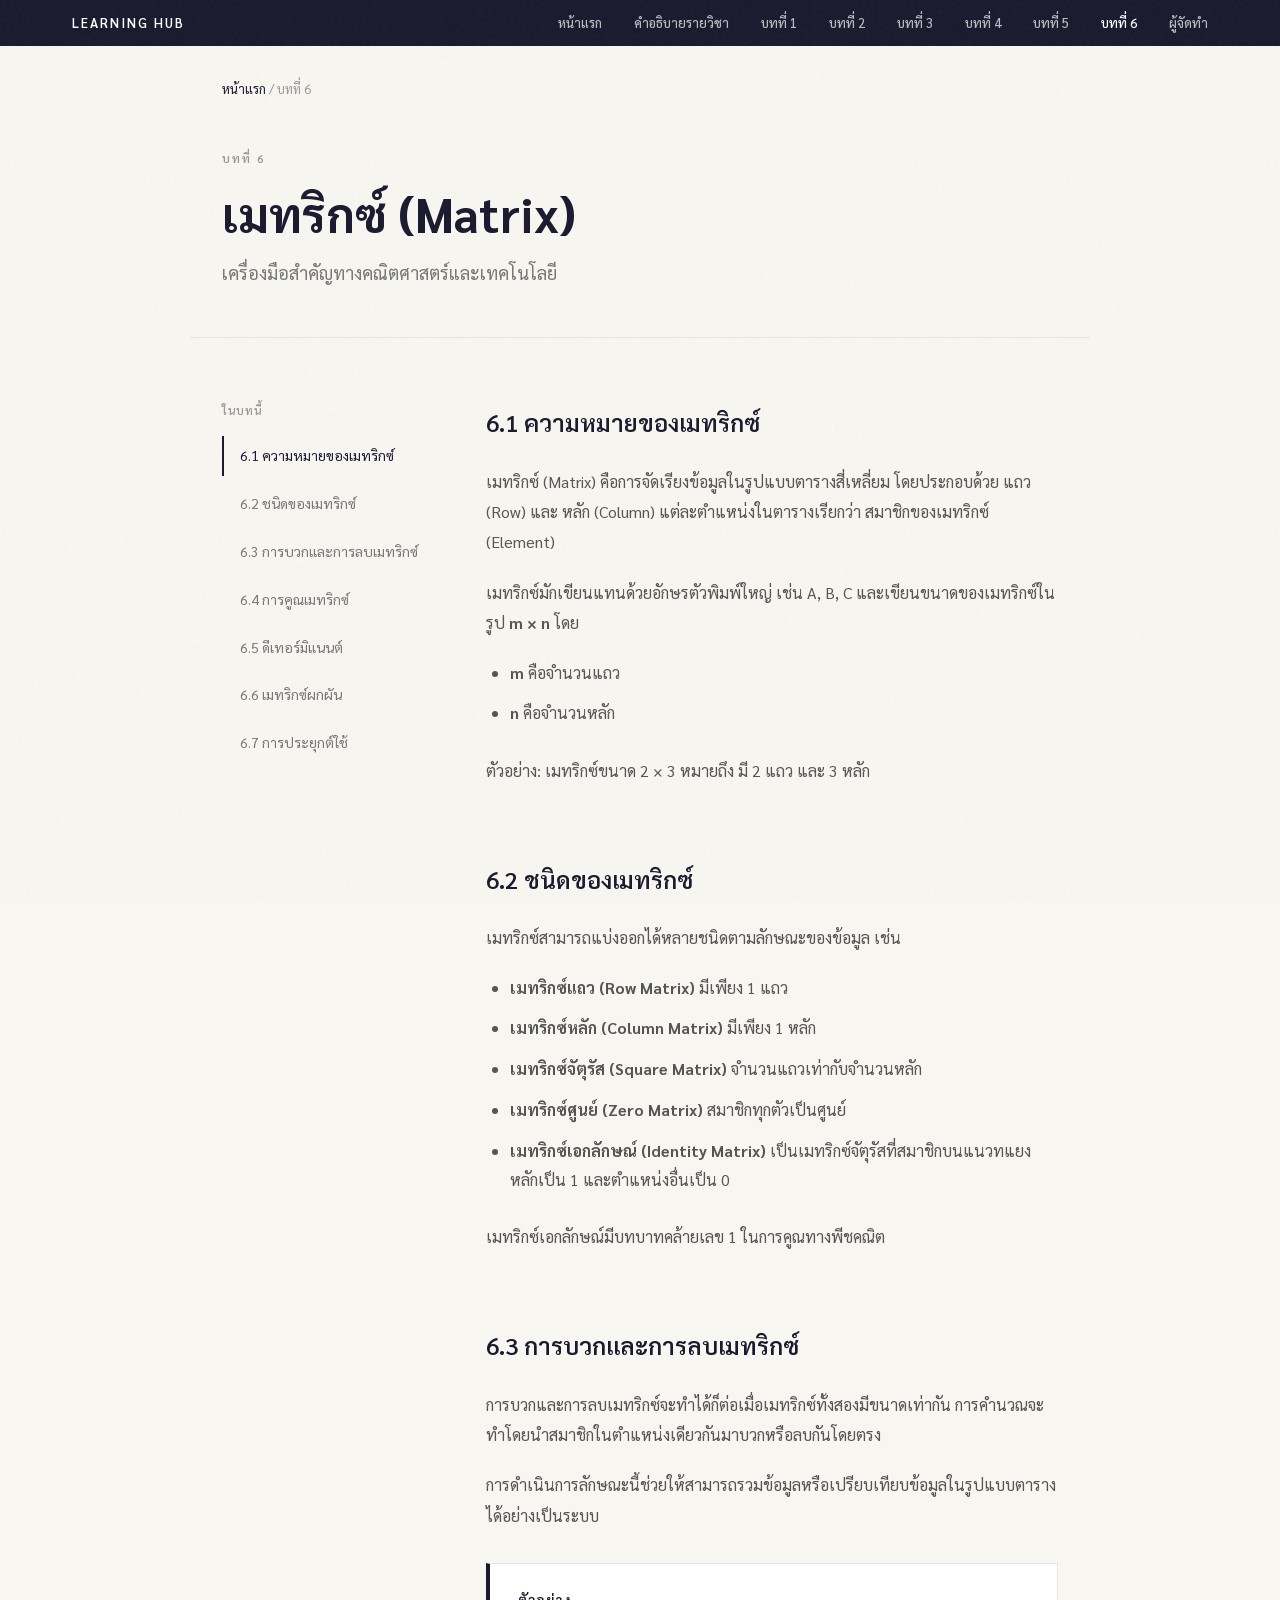
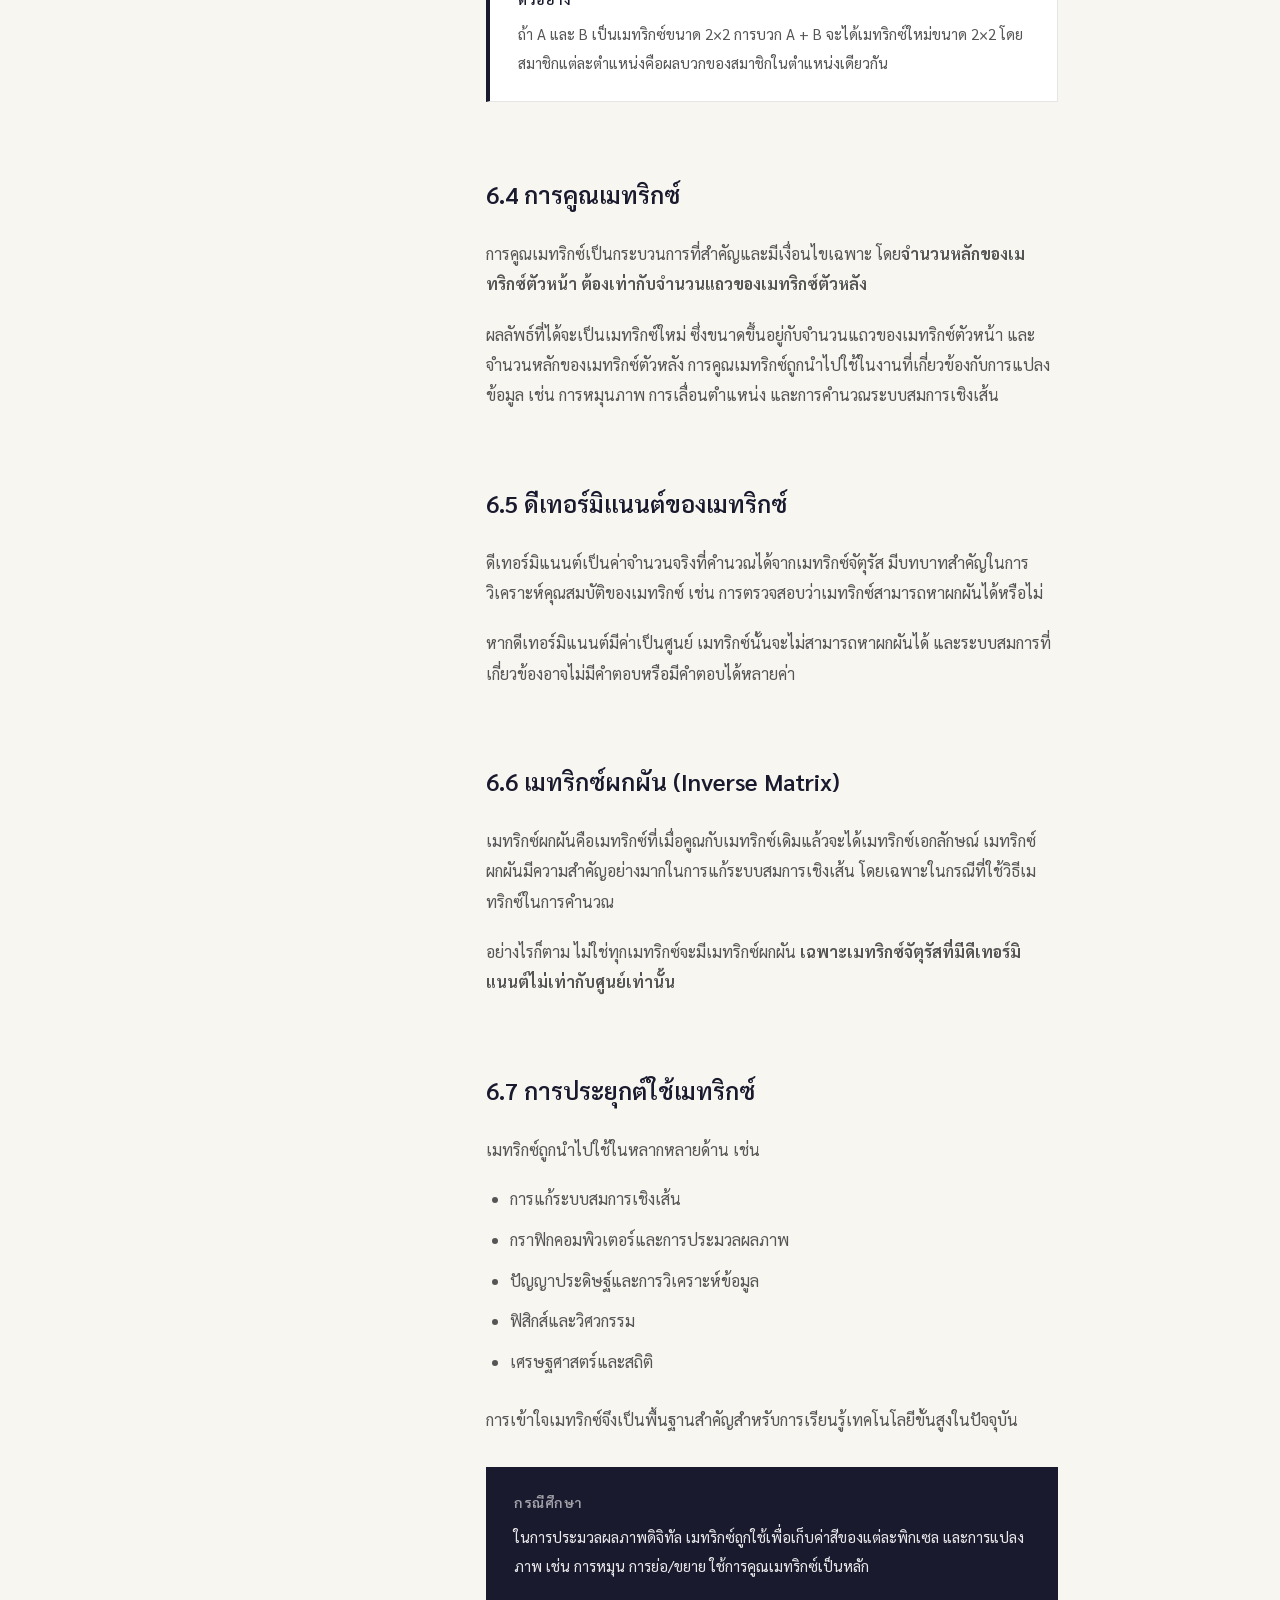
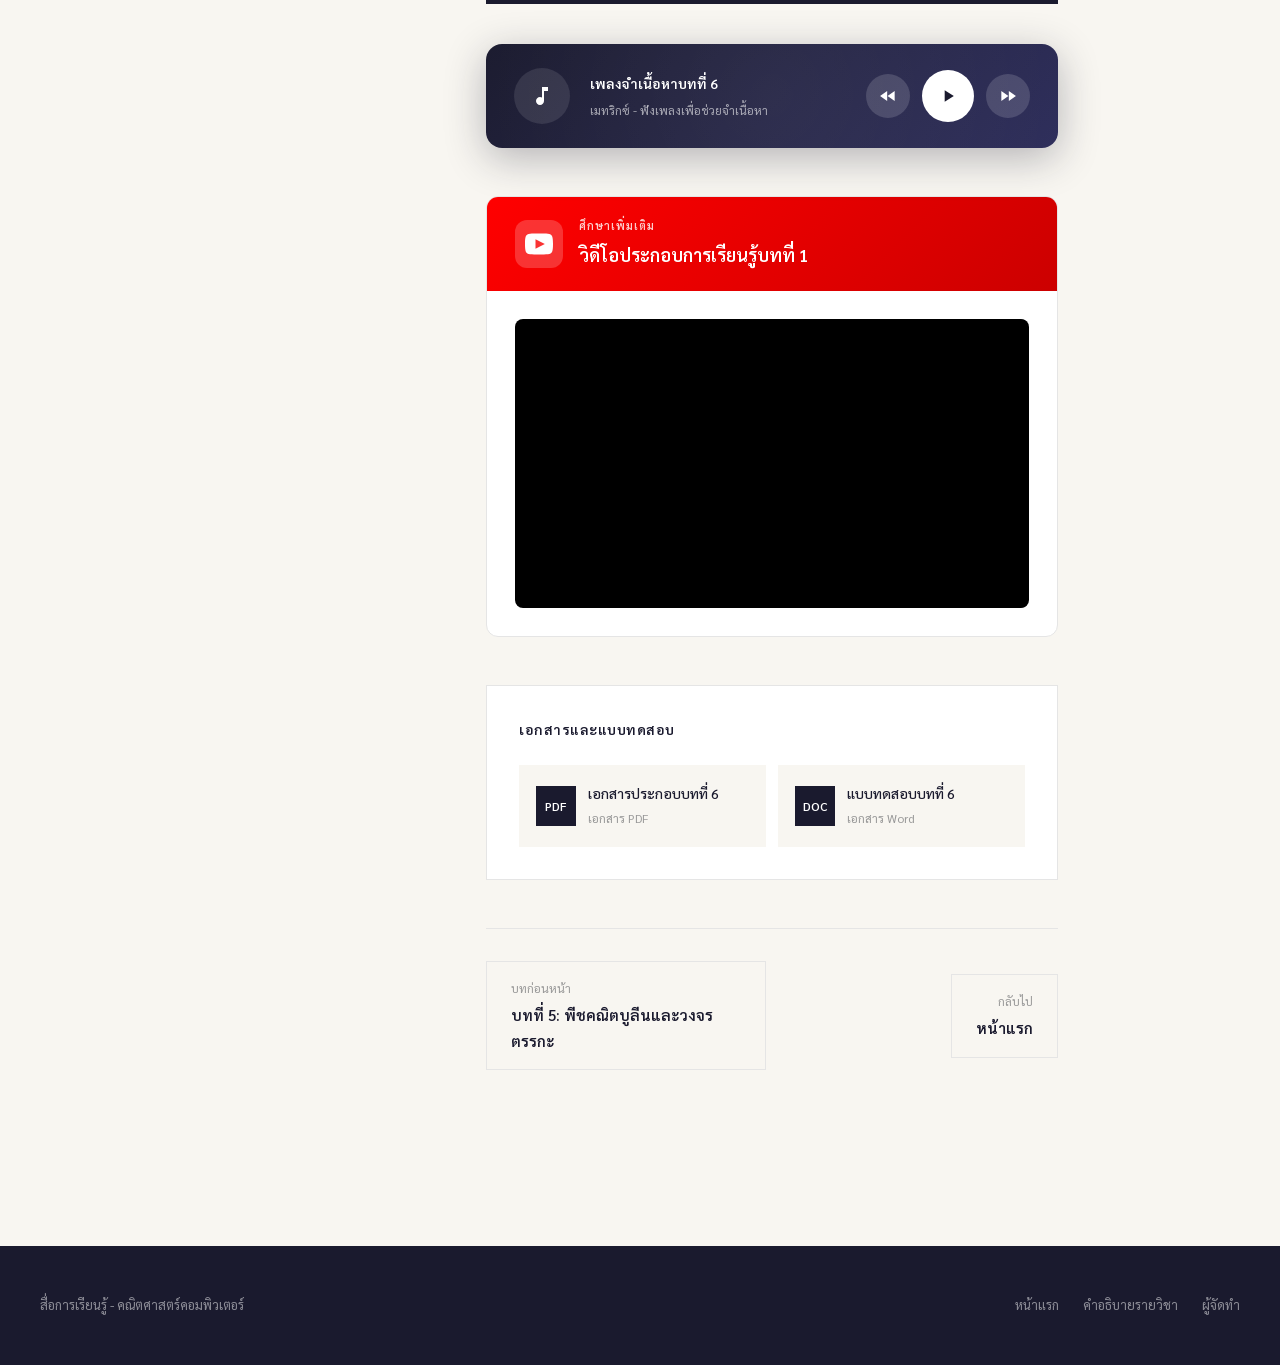
<file: chapter6.html>
<!DOCTYPE html>
<html lang="th">
<head>
    <meta charset="UTF-8">
    <meta name="viewport" content="width=device-width, initial-scale=1.0">
    <title>บทที่ 6 - เมทริกซ์</title>
    <link rel="stylesheet" href="style.css">
</head>
<body>
    <div class="grain"></div>

    <div class="topbar">
        <div class="topbar-inner">
            <a href="index.html" class="logo">Learning Hub</a>
            <nav class="topbar-nav">
                <a href="index.html">หน้าแรก</a>
                <a href="chapter8.html">คำอธิบายรายวิชา</a>
                <a href="chapter1.html">บทที่ 1</a>
                <a href="chapter2.html">บทที่ 2</a>
                <a href="chapter3.html">บทที่ 3</a>
                <a href="chapter4.html">บทที่ 4</a>
                <a href="chapter5.html">บทที่ 5</a>
                <a href="chapter6.html" class="active">บทที่ 6</a>
                <a href="chapter7.html">ผู้จัดทำ</a>
            </nav>
        </div>
    </div>

    <div class="breadcrumb">
        <a href="index.html">หน้าแรก</a> / บทที่ 6
    </div>

    <header class="chapter-header">
        <div class="chapter-label">บทที่ 6</div>
        <h1>เมทริกซ์ (Matrix)</h1>
        <p>เครื่องมือสำคัญทางคณิตศาสตร์และเทคโนโลยี</p>
    </header>

    <div class="content-wrapper">
        <aside class="sidebar">
            <div class="sidebar-title">ในบทนี้</div>
            <ul class="sidebar-nav">
                <li><a href="#section-1" class="active">6.1 ความหมายของเมทริกซ์</a></li>
                <li><a href="#section-2">6.2 ชนิดของเมทริกซ์</a></li>
                <li><a href="#section-3">6.3 การบวกและการลบเมทริกซ์</a></li>
                <li><a href="#section-4">6.4 การคูณเมทริกซ์</a></li>
                <li><a href="#section-5">6.5 ดีเทอร์มิแนนต์</a></li>
                <li><a href="#section-6">6.6 เมทริกซ์ผกผัน</a></li>
                <li><a href="#section-7">6.7 การประยุกต์ใช้</a></li>
            </ul>
        </aside>

        <main class="content">
            <h2 id="section-1">6.1 ความหมายของเมทริกซ์</h2>
            <p>
                เมทริกซ์ (Matrix) คือการจัดเรียงข้อมูลในรูปแบบตารางสี่เหลี่ยม โดยประกอบด้วย แถว (Row) และ หลัก (Column) 
                แต่ละตำแหน่งในตารางเรียกว่า สมาชิกของเมทริกซ์ (Element)
            </p>
            <p>
                เมทริกซ์มักเขียนแทนด้วยอักษรตัวพิมพ์ใหญ่ เช่น A, B, C และเขียนขนาดของเมทริกซ์ในรูป <strong>m × n</strong> โดย
            </p>
            <ul>
                <li><strong>m</strong> คือจำนวนแถว</li>
                <li><strong>n</strong> คือจำนวนหลัก</li>
            </ul>
            <p>ตัวอย่าง: เมทริกซ์ขนาด 2 × 3 หมายถึง มี 2 แถว และ 3 หลัก</p>

            <h2 id="section-2">6.2 ชนิดของเมทริกซ์</h2>
            <p>เมทริกซ์สามารถแบ่งออกได้หลายชนิดตามลักษณะของข้อมูล เช่น</p>
            <ul>
                <li><strong>เมทริกซ์แถว (Row Matrix)</strong> มีเพียง 1 แถว</li>
                <li><strong>เมทริกซ์หลัก (Column Matrix)</strong> มีเพียง 1 หลัก</li>
                <li><strong>เมทริกซ์จัตุรัส (Square Matrix)</strong> จำนวนแถวเท่ากับจำนวนหลัก</li>
                <li><strong>เมทริกซ์ศูนย์ (Zero Matrix)</strong> สมาชิกทุกตัวเป็นศูนย์</li>
                <li><strong>เมทริกซ์เอกลักษณ์ (Identity Matrix)</strong> เป็นเมทริกซ์จัตุรัสที่สมาชิกบนแนวทแยงหลักเป็น 1 และตำแหน่งอื่นเป็น 0</li>
            </ul>
            <p>เมทริกซ์เอกลักษณ์มีบทบาทคล้ายเลข 1 ในการคูณทางพีชคณิต</p>

            <h2 id="section-3">6.3 การบวกและการลบเมทริกซ์</h2>
            <p>
                การบวกและการลบเมทริกซ์จะทำได้ก็ต่อเมื่อเมทริกซ์ทั้งสองมีขนาดเท่ากัน 
                การคำนวณจะทำโดยนำสมาชิกในตำแหน่งเดียวกันมาบวกหรือลบกันโดยตรง
            </p>
            <p>การดำเนินการลักษณะนี้ช่วยให้สามารถรวมข้อมูลหรือเปรียบเทียบข้อมูลในรูปแบบตารางได้อย่างเป็นระบบ</p>

            <div class="callout">
                <div class="callout-title">ตัวอย่าง</div>
                <p>ถ้า A และ B เป็นเมทริกซ์ขนาด 2×2 การบวก A + B จะได้เมทริกซ์ใหม่ขนาด 2×2 โดยสมาชิกแต่ละตำแหน่งคือผลบวกของสมาชิกในตำแหน่งเดียวกัน</p>
            </div>

            <h2 id="section-4">6.4 การคูณเมทริกซ์</h2>
            <p>
                การคูณเมทริกซ์เป็นกระบวนการที่สำคัญและมีเงื่อนไขเฉพาะ โดย<strong>จำนวนหลักของเมทริกซ์ตัวหน้า ต้องเท่ากับจำนวนแถวของเมทริกซ์ตัวหลัง</strong>
            </p>
            <p>
                ผลลัพธ์ที่ได้จะเป็นเมทริกซ์ใหม่ ซึ่งขนาดขึ้นอยู่กับจำนวนแถวของเมทริกซ์ตัวหน้า และจำนวนหลักของเมทริกซ์ตัวหลัง 
                การคูณเมทริกซ์ถูกนำไปใช้ในงานที่เกี่ยวข้องกับการแปลงข้อมูล เช่น การหมุนภาพ การเลื่อนตำแหน่ง และการคำนวณระบบสมการเชิงเส้น
            </p>

            <h2 id="section-5">6.5 ดีเทอร์มิแนนต์ของเมทริกซ์</h2>
            <p>
                ดีเทอร์มิแนนต์เป็นค่าจำนวนจริงที่คำนวณได้จากเมทริกซ์จัตุรัส มีบทบาทสำคัญในการวิเคราะห์คุณสมบัติของเมทริกซ์ 
                เช่น การตรวจสอบว่าเมทริกซ์สามารถหาผกผันได้หรือไม่
            </p>
            <p>
                หากดีเทอร์มิแนนต์มีค่าเป็นศูนย์ เมทริกซ์นั้นจะไม่สามารถหาผกผันได้ 
                และระบบสมการที่เกี่ยวข้องอาจไม่มีคำตอบหรือมีคำตอบได้หลายค่า
            </p>

            <h2 id="section-6">6.6 เมทริกซ์ผกผัน (Inverse Matrix)</h2>
            <p>
                เมทริกซ์ผกผันคือเมทริกซ์ที่เมื่อคูณกับเมทริกซ์เดิมแล้วจะได้เมทริกซ์เอกลักษณ์ 
                เมทริกซ์ผกผันมีความสำคัญอย่างมากในการแก้ระบบสมการเชิงเส้น โดยเฉพาะในกรณีที่ใช้วิธีเมทริกซ์ในการคำนวณ
            </p>
            <p>
                อย่างไรก็ตาม ไม่ใช่ทุกเมทริกซ์จะมีเมทริกซ์ผกผัน 
                <strong>เฉพาะเมทริกซ์จัตุรัสที่มีดีเทอร์มิแนนต์ไม่เท่ากับศูนย์เท่านั้น</strong>
            </p>

            <h2 id="section-7">6.7 การประยุกต์ใช้เมทริกซ์</h2>
            <p>เมทริกซ์ถูกนำไปใช้ในหลากหลายด้าน เช่น</p>
            <ul>
                <li>การแก้ระบบสมการเชิงเส้น</li>
                <li>กราฟิกคอมพิวเตอร์และการประมวลผลภาพ</li>
                <li>ปัญญาประดิษฐ์และการวิเคราะห์ข้อมูล</li>
                <li>ฟิสิกส์และวิศวกรรม</li>
                <li>เศรษฐศาสตร์และสถิติ</li>
            </ul>
            <p>การเข้าใจเมทริกซ์จึงเป็นพื้นฐานสำคัญสำหรับการเรียนรู้เทคโนโลยีขั้นสูงในปัจจุบัน</p>

            <div class="callout case-study">
                <div class="callout-title">กรณีศึกษา</div>
                <p>ในการประมวลผลภาพดิจิทัล เมทริกซ์ถูกใช้เพื่อเก็บค่าสีของแต่ละพิกเซล และการแปลงภาพ เช่น การหมุน การย่อ/ขยาย ใช้การคูณเมทริกซ์เป็นหลัก</p>
            </div>

            <!-- Music Player -->
            <div class="music-player">
                <div class="music-icon">
                    <svg viewBox="0 0 24 24"><path d="M12 3v10.55c-.59-.34-1.27-.55-2-.55-2.21 0-4 1.79-4 4s1.79 4 4 4 4-1.79 4-4V7h4V3h-6z"/></svg>
                </div>
                <div class="music-info">
                    <div class="music-title">เพลงจำเนื้อหาบทที่ 6</div>
                    <div class="music-subtitle">เมทริกซ์ - ฟังเพลงเพื่อช่วยจำเนื้อหา</div>
                </div>
                <div class="music-controls">
                    <button class="music-btn" onclick="skipBack()" title="ย้อนกลับ 10 วินาที">
                        <svg viewBox="0 0 24 24"><path d="M11 18V6l-8.5 6 8.5 6zm.5-6l8.5 6V6l-8.5 6z"/></svg>
                    </button>
                    <button class="music-btn play-btn" onclick="togglePlay()" id="playBtn" title="เล่น/หยุด">
                        <svg viewBox="0 0 24 24" id="playIcon"><path d="M8 5v14l11-7z"/></svg>
                    </button>
                    <button class="music-btn" onclick="skipForward()" title="ข้ามไป 10 วินาที">
                        <svg viewBox="0 0 24 24"><path d="M4 18l8.5-6L4 6v12zm9-12v12l8.5-6L13 6z"/></svg>
                    </button>
                </div>
                <audio id="audioPlayer" src="บท6/music.mp4"></audio>
            </div>

            <!-- YouTube Section -->
            <div class="youtube-section">
                <div class="youtube-header">
                    <div class="youtube-icon">
                        <svg viewBox="0 0 24 24">
                            <path
                                d="M19.615 3.184c-3.604-.246-11.631-.245-15.23 0-3.897.266-4.356 2.62-4.385 8.816.029 6.185.484 8.549 4.385 8.816 3.6.245 11.626.246 15.23 0 3.897-.266 4.356-2.62 4.385-8.816-.029-6.185-.484-8.549-4.385-8.816zm-10.615 12.816v-8l8 3.993-8 4.007z" />
                        </svg>
                    </div>
                    <div class="youtube-title-wrap">
                        <div class="youtube-label">ศึกษาเพิ่มเติม</div>
                        <div class="youtube-title">วิดีโอประกอบการเรียนรู้บทที่ 1</div>
                    </div>
                </div>

                <div class="youtube-content">
                    <div class="youtube-video">
                        <iframe src="https://www.youtube.com/embed/qVt_fdsvHqw" title="YouTube video player"
                            frameborder="0"
                            allow="accelerometer; autoplay; clipboard-write; encrypted-media; gyroscope; picture-in-picture"
                            allowfullscreen>
                        </iframe>
                    </div>
                </div>
            </div>

            <div class="files-section">
                <div class="files-title">เอกสารและแบบทดสอบ</div>
                <div class="files-grid">
                    <a href="บท6/เมทริกซ์.pdf" class="file-item">
                        <div class="file-icon">PDF</div>
                        <div class="file-info">
                            <span class="file-name">เอกสารประกอบบทที่ 6</span>
                            <span class="file-type">เอกสาร PDF</span>
                        </div>
                    </a>
                    <a href="บท6/แบบฝึก.docx" class="file-item">
                        <div class="file-icon">DOC</div>
                        <div class="file-info">
                            <span class="file-name">แบบทดสอบบทที่ 6</span>
                            <span class="file-type">เอกสาร Word</span>
                        </div>
                    </a>
                </div>
            </div>

            <nav class="nav-bottom">
                <a href="chapter5.html" class="nav-link">
                    <span class="nav-link-label">บทก่อนหน้า</span>
                    <span class="nav-link-title">บทที่ 5: พีชคณิตบูลีนและวงจรตรรกะ</span>
                </a>
                <a href="index.html" class="nav-link" style="text-align: right;">
                    <span class="nav-link-label">กลับไป</span>
                    <span class="nav-link-title">หน้าแรก</span>
                </a>
            </nav>
        </main>
    </div>

    <footer>
        <div class="footer-inner">
            <span class="footer-text">สื่อการเรียนรู้ - คณิตศาสตร์คอมพิวเตอร์</span>
            <div class="footer-links">
                <a href="index.html">หน้าแรก</a>
                <a href="chapter8.html">คำอธิบายรายวิชา</a>
                <a href="chapter7.html">ผู้จัดทำ</a>
            </div>
        </div>
    </footer>

    <script>
        const audio = document.getElementById('audioPlayer');
        const playBtn = document.getElementById('playBtn');
        const playIcon = document.getElementById('playIcon');
        let isPlaying = false;

        function togglePlay() {
            if (isPlaying) {
                audio.pause();
                playIcon.innerHTML = '<path d="M8 5v14l11-7z"/>';
            } else {
                audio.play();
                playIcon.innerHTML = '<path d="M6 19h4V5H6v14zm8-14v14h4V5h-4z"/>';
            }
            isPlaying = !isPlaying;
        }

        function skipBack() {
            audio.currentTime = Math.max(0, audio.currentTime - 10);
        }

        function skipForward() {
            audio.currentTime = Math.min(audio.duration, audio.currentTime + 10);
        }

        audio.addEventListener('ended', () => {
            isPlaying = false;
            playIcon.innerHTML = '<path d="M8 5v14l11-7z"/>';
        });
    </script>
</body>
</html>
</file>
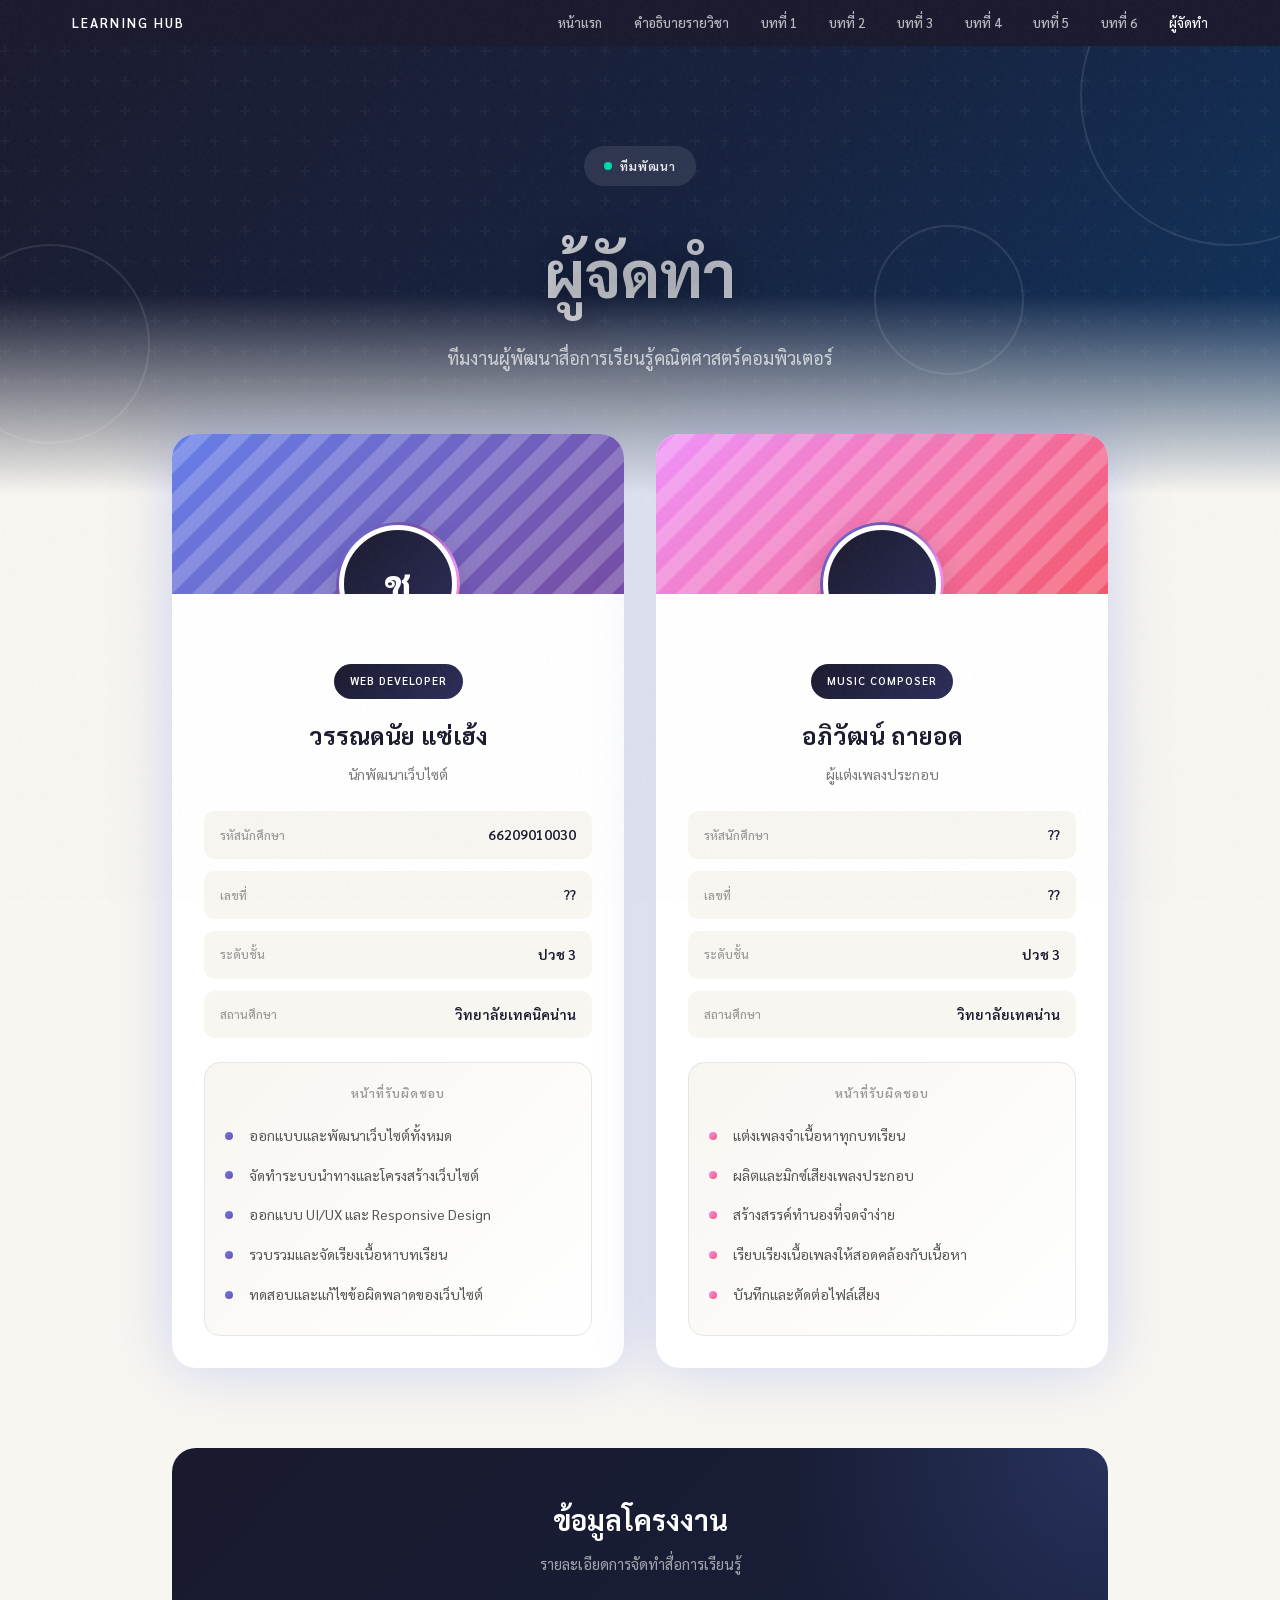
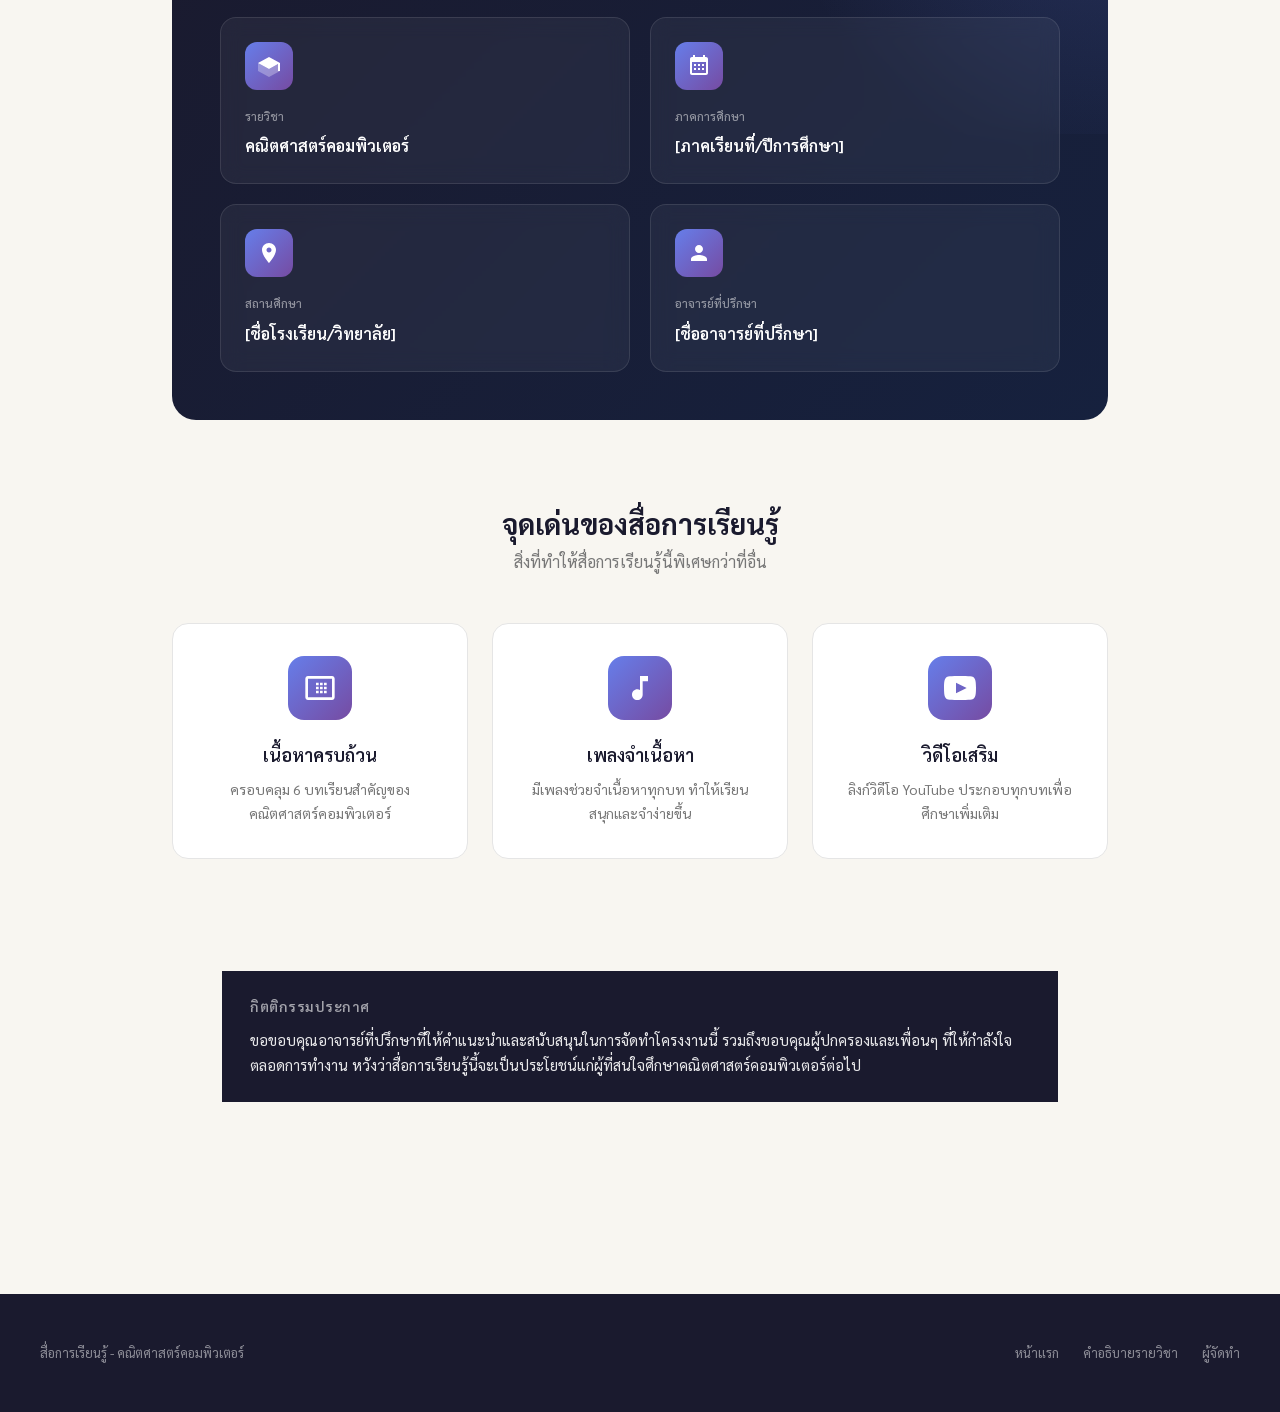
<file: chapter7.html>
<!DOCTYPE html>
<html lang="th">
<head>
    <meta charset="UTF-8">
    <meta name="viewport" content="width=device-width, initial-scale=1.0">
    <title>ผู้จัดทำ - สื่อการเรียนรู้</title>
    <link rel="stylesheet" href="style.css">
    <style>
        /* Additional animations for team page */
        @keyframes float {
            0%, 100% { transform: translateY(0px); }
            50% { transform: translateY(-10px); }
        }
        
        @keyframes shimmer {
            0% { background-position: -200% 0; }
            100% { background-position: 200% 0; }
        }
        
        @keyframes rotate-slow {
            0% { transform: rotate(0deg); }
            100% { transform: rotate(360deg); }
        }
        
        .team-hero-shapes {
            position: absolute;
            top: 0;
            left: 0;
            right: 0;
            bottom: 0;
            overflow: hidden;
            pointer-events: none;
        }
        
        .shape {
            position: absolute;
            border: 2px solid rgba(255,255,255,0.1);
            border-radius: 50%;
        }
        
        .shape-1 {
            width: 300px;
            height: 300px;
            top: -100px;
            right: -100px;
            animation: rotate-slow 30s linear infinite;
        }
        
        .shape-2 {
            width: 200px;
            height: 200px;
            bottom: 50px;
            left: -50px;
            animation: rotate-slow 25s linear infinite reverse;
        }
        
        .shape-3 {
            width: 150px;
            height: 150px;
            top: 40%;
            right: 20%;
            animation: float 6s ease-in-out infinite;
        }
        
        .team-card {
            animation: float 6s ease-in-out infinite;
        }
        
        .team-card:last-child {
            animation-delay: -3s;
        }
        
        .shimmer-text {
            background: linear-gradient(90deg, #fff 0%, rgba(255,255,255,0.5) 50%, #fff 100%);
            background-size: 200% auto;
            -webkit-background-clip: text;
            -webkit-text-fill-color: transparent;
            animation: shimmer 3s linear infinite;
        }
        
        .glow-box {
            box-shadow: 0 0 60px rgba(102, 126, 234, 0.3);
        }
        
        .team-avatar-ring {
            position: absolute;
            top: -8px;
            left: -8px;
            right: -8px;
            bottom: -8px;
            border: 3px solid transparent;
            border-radius: 50%;
            background: linear-gradient(135deg, #667eea, #764ba2, #f093fb, #f5576c) border-box;
            -webkit-mask: linear-gradient(#fff 0 0) padding-box, linear-gradient(#fff 0 0);
            -webkit-mask-composite: xor;
            mask-composite: exclude;
            animation: rotate-slow 10s linear infinite;
        }
        
        .stat-number {
            font-size: 48px;
            font-weight: 700;
            background: linear-gradient(135deg, #667eea 0%, #764ba2 100%);
            -webkit-background-clip: text;
            -webkit-text-fill-color: transparent;
        }
        
        .features-grid {
            display: grid;
            grid-template-columns: repeat(3, 1fr);
            gap: 24px;
            margin-top: 48px;
        }
        
        .feature-card {
            background: #fff;
            border: 1px solid #e5e5e5;
            border-radius: 16px;
            padding: 32px;
            text-align: center;
            transition: all 0.3s;
        }
        
        .feature-card:hover {
            transform: translateY(-8px);
            box-shadow: 0 20px 40px rgba(0,0,0,0.1);
        }
        
        .feature-icon {
            width: 64px;
            height: 64px;
            background: linear-gradient(135deg, #667eea 0%, #764ba2 100%);
            border-radius: 16px;
            display: flex;
            align-items: center;
            justify-content: center;
            margin: 0 auto 20px;
        }
        
        .feature-icon svg {
            width: 32px;
            height: 32px;
            fill: #fff;
        }
        
        .feature-title {
            font-size: 18px;
            font-weight: 600;
            color: #1a1a2e;
            margin-bottom: 8px;
        }
        
        .feature-desc {
            font-size: 14px;
            color: #777;
        }
        
        @media (max-width: 768px) {
            .features-grid {
                grid-template-columns: 1fr;
            }
        }
    </style>
</head>
<body>
    <div class="grain"></div>

    <div class="topbar">
        <div class="topbar-inner">
            <a href="index.html" class="logo">Learning Hub</a>
            <nav class="topbar-nav">
                <a href="index.html">หน้าแรก</a>
                <a href="chapter8.html">คำอธิบายรายวิชา</a>
                <a href="chapter1.html">บทที่ 1</a>
                <a href="chapter2.html">บทที่ 2</a>
                <a href="chapter3.html">บทที่ 3</a>
                <a href="chapter4.html">บทที่ 4</a>
                <a href="chapter5.html">บทที่ 5</a>
                <a href="chapter6.html">บทที่ 6</a>
                <a href="chapter7.html" class="active">ผู้จัดทำ</a>
            </nav>
        </div>
    </div>

    <!-- Hero Section -->
    <section class="team-hero">
        <div class="team-hero-shapes">
            <div class="shape shape-1"></div>
            <div class="shape shape-2"></div>
            <div class="shape shape-3"></div>
        </div>
        <div class="team-hero-content">
            <div class="team-badge">
                <div class="team-badge-dot"></div>
                <span>ทีมพัฒนา</span>
            </div>
            <h1 class="shimmer-text">ผู้จัดทำ</h1>
            <p>ทีมงานผู้พัฒนาสื่อการเรียนรู้คณิตศาสตร์คอมพิวเตอร์</p>
        </div>
    </section>

    <!-- Team Cards -->
    <section class="team-section">
        <div class="team-grid">
            <!-- Member 1 - Web Developer -->
            <div class="team-card glow-box">
                <div class="team-card-header">
                    <div class="team-card-pattern"></div>
                    <div class="team-avatar-wrap">
                        <!-- ใส่รูปภาพที่นี่ โดยเปลี่ยน src เป็น path ของรูป -->
                        <div class="team-avatar-placeholder" style="position: relative;">
                            <div class="team-avatar-ring"></div>
                            <!-- ลบ div นี้แล้วใส่ <img class="team-avatar" src="รูปของคุณ.jpg" alt="รูปโปรไฟล์"> แทน -->
                            ช
                        </div>
                    </div>
                </div>
                <div class="team-card-body">
                    <span class="team-role-badge">Web Developer</span>
                    <h3 class="team-name">วรรณดนัย แซ่เฮ้ง</h3>
                    <p class="team-subtitle">นักพัฒนาเว็บไซต์</p>
                    
                    <div class="team-info-grid">
                        <div class="team-info-item">
                            <span class="team-info-label">รหัสนักศึกษา</span>
                            <span class="team-info-value">66209010030</span>
                        </div>
                        <div class="team-info-item">
                            <span class="team-info-label">เลขที่</span>
                            <span class="team-info-value">??</span>
                        </div>
                        <div class="team-info-item">
                            <span class="team-info-label">ระดับชั้น</span>
                            <span class="team-info-value">ปวช 3</span>
                        </div>
                        <div class="team-info-item">
                            <span class="team-info-label">สถานศึกษา</span>
                            <span class="team-info-value">วิทยาลัยเทคนิคน่าน</span>
                        </div>
                    </div>
                    
                    <div class="team-responsibilities">
                        <div class="team-resp-title">หน้าที่รับผิดชอบ</div>
                        <ul class="team-resp-list">
                            <li>ออกแบบและพัฒนาเว็บไซต์ทั้งหมด</li>
                            <li>จัดทำระบบนำทางและโครงสร้างเว็บไซต์</li>
                            <li>ออกแบบ UI/UX และ Responsive Design</li>
                            <li>รวบรวมและจัดเรียงเนื้อหาบทเรียน</li>
                            <li>ทดสอบและแก้ไขข้อผิดพลาดของเว็บไซต์</li>
                        </ul>
                    </div>
                </div>
            </div>

            <!-- Member 2 - Music Composer -->
            <div class="team-card glow-box">
                <div class="team-card-header">
                    <div class="team-card-pattern"></div>
                    <div class="team-avatar-wrap">
                        
                        <div class="team-avatar-placeholder" style="position: relative;">
                            <div class="team-avatar-ring"></div>
                           
                        </div>
                    </div>
                </div>
                <div class="team-card-body">
                    <span class="team-role-badge">Music Composer</span>
                    <h3 class="team-name">อภิวัฒน์ ถายอด</h3>
                    <p class="team-subtitle">ผู้แต่งเพลงประกอบ</p>
                    
                    <div class="team-info-grid">
                        <div class="team-info-item">
                            <span class="team-info-label">รหัสนักศึกษา</span>
                            <span class="team-info-value">??</span>
                        </div>
                        <div class="team-info-item">
                            <span class="team-info-label">เลขที่</span>
                            <span class="team-info-value">??</span>
                        </div>
                        <div class="team-info-item">
                            <span class="team-info-label">ระดับชั้น</span>
                            <span class="team-info-value">ปวช 3</span>
                        </div>
                        <div class="team-info-item">
                            <span class="team-info-label">สถานศึกษา</span>
                            <span class="team-info-value">วิทยาลัยเทคน่าน</span>
                        </div>
                    </div>
                    
                    <div class="team-responsibilities">
                        <div class="team-resp-title">หน้าที่รับผิดชอบ</div>
                        <ul class="team-resp-list">
                            <li>แต่งเพลงจำเนื้อหาทุกบทเรียน</li>
                            <li>ผลิตและมิกซ์เสียงเพลงประกอบ</li>
                            <li>สร้างสรรค์ทำนองที่จดจำง่าย</li>
                            <li>เรียบเรียงเนื้อเพลงให้สอดคล้องกับเนื้อหา</li>
                            <li>บันทึกและตัดต่อไฟล์เสียง</li>
                        </ul>
                    </div>
                </div>
            </div>
        </div>
    </section>

    <!-- Project Info Section -->
    <section class="project-info-section">
        <div class="project-info-card">
            <div class="project-info-header">
                <h2>ข้อมูลโครงงาน</h2>
                <p>รายละเอียดการจัดทำสื่อการเรียนรู้</p>
            </div>
            <div class="project-info-grid">
                <div class="project-info-item">
                    <div class="project-info-item-icon">
                        <svg viewBox="0 0 24 24"><path d="M12 3L1 9l11 6 9-4.91V17h2V9L12 3z"/><path d="M1 9v8l11 6 11-6V9l-11 6L1 9z" opacity=".3"/></svg>
                    </div>
                    <div class="project-info-item-label">รายวิชา</div>
                    <div class="project-info-item-value">คณิตศาสตร์คอมพิวเตอร์</div>
                </div>
                <div class="project-info-item">
                    <div class="project-info-item-icon">
                        <svg viewBox="0 0 24 24"><path d="M19 3h-1V1h-2v2H8V1H6v2H5c-1.11 0-1.99.9-1.99 2L3 19c0 1.1.89 2 2 2h14c1.1 0 2-.9 2-2V5c0-1.1-.9-2-2-2zm0 16H5V8h14v11zM9 10H7v2h2v-2zm4 0h-2v2h2v-2zm4 0h-2v2h2v-2zm-8 4H7v2h2v-2zm4 0h-2v2h2v-2zm4 0h-2v2h2v-2z"/></svg>
                    </div>
                    <div class="project-info-item-label">ภาคการศึกษา</div>
                    <div class="project-info-item-value">[ภาคเรียนที่/ปีการศึกษา]</div>
                </div>
                <div class="project-info-item">
                    <div class="project-info-item-icon">
                        <svg viewBox="0 0 24 24"><path d="M12 2C8.13 2 5 5.13 5 9c0 5.25 7 13 7 13s7-7.75 7-13c0-3.87-3.13-7-7-7zm0 9.5c-1.38 0-2.5-1.12-2.5-2.5s1.12-2.5 2.5-2.5 2.5 1.12 2.5 2.5-1.12 2.5-2.5 2.5z"/></svg>
                    </div>
                    <div class="project-info-item-label">สถานศึกษา</div>
                    <div class="project-info-item-value">[ชื่อโรงเรียน/วิทยาลัย]</div>
                </div>
                <div class="project-info-item">
                    <div class="project-info-item-icon">
                        <svg viewBox="0 0 24 24"><path d="M12 12c2.21 0 4-1.79 4-4s-1.79-4-4-4-4 1.79-4 4 1.79 4 4 4zm0 2c-2.67 0-8 1.34-8 4v2h16v-2c0-2.66-5.33-4-8-4z"/></svg>
                    </div>
                    <div class="project-info-item-label">อาจารย์ที่ปรึกษา</div>
                    <div class="project-info-item-value">[ชื่ออาจารย์ที่ปรึกษา]</div>
                </div>
            </div>
        </div>
    </section>

    <!-- Features Section -->
    <section style="max-width: 1000px; margin: 0 auto; padding: 0 32px 80px;">
        <div style="text-align: center; margin-bottom: 16px;">
            <h2 style="font-size: 28px; font-weight: 700; color: #1a1a2e;">จุดเด่นของสื่อการเรียนรู้</h2>
            <p style="color: #777; font-size: 16px;">สิ่งที่ทำให้สื่อการเรียนรู้นี้พิเศษกว่าที่อื่น</p>
        </div>
        <div class="features-grid">
            <div class="feature-card">
                <div class="feature-icon">
                    <svg viewBox="0 0 24 24"><path d="M21 3H3c-1.1 0-2 .9-2 2v14c0 1.1.9 2 2 2h18c1.1 0 2-.9 2-2V5c0-1.1-.9-2-2-2zm0 16H3V5h18v14zM9 8h2v2H9zm0 3h2v2H9zm0 3h2v2H9zm3-6h2v2h-2zm0 3h2v2h-2zm0 3h2v2h-2zm3-6h2v2h-2zm0 3h2v2h-2zm0 3h2v2h-2z"/></svg>
                </div>
                <h3 class="feature-title">เนื้อหาครบถ้วน</h3>
                <p class="feature-desc">ครอบคลุม 6 บทเรียนสำคัญของคณิตศาสตร์คอมพิวเตอร์</p>
            </div>
            <div class="feature-card">
                <div class="feature-icon">
                    <svg viewBox="0 0 24 24"><path d="M12 3v10.55c-.59-.34-1.27-.55-2-.55-2.21 0-4 1.79-4 4s1.79 4 4 4 4-1.79 4-4V7h4V3h-6z"/></svg>
                </div>
                <h3 class="feature-title">เพลงจำเนื้อหา</h3>
                <p class="feature-desc">มีเพลงช่วยจำเนื้อหาทุกบท ทำให้เรียนสนุกและจำง่ายขึ้น</p>
            </div>
            <div class="feature-card">
                <div class="feature-icon">
                    <svg viewBox="0 0 24 24"><path d="M19.615 3.184c-3.604-.246-11.631-.245-15.23 0-3.897.266-4.356 2.62-4.385 8.816.029 6.185.484 8.549 4.385 8.816 3.6.245 11.626.246 15.23 0 3.897-.266 4.356-2.62 4.385-8.816-.029-6.185-.484-8.549-4.385-8.816zm-10.615 12.816v-8l8 3.993-8 4.007z"/></svg>
                </div>
                <h3 class="feature-title">วิดีโอเสริม</h3>
                <p class="feature-desc">ลิงก์วิดีโอ YouTube ประกอบทุกบทเพื่อศึกษาเพิ่มเติม</p>
            </div>
        </div>
    </section>

    <!-- Acknowledgment -->
    <section style="max-width: 900px; margin: 0 auto; padding: 0 32px 80px;">
        <div class="callout case-study">
            <div class="callout-title">กิตติกรรมประกาศ</div>
            <p>
                ขอขอบคุณอาจารย์ที่ปรึกษาที่ให้คำแนะนำและสนับสนุนในการจัดทำโครงงานนี้ 
                รวมถึงขอบคุณผู้ปกครองและเพื่อนๆ ที่ให้กำลังใจตลอดการทำงาน 
                หวังว่าสื่อการเรียนรู้นี้จะเป็นประโยชน์แก่ผู้ที่สนใจศึกษาคณิตศาสตร์คอมพิวเตอร์ต่อไป
            </p>
        </div>
    </section>

    <footer>
        <div class="footer-inner">
            <span class="footer-text">สื่อการเรียนรู้ - คณิตศาสตร์คอมพิวเตอร์</span>
            <div class="footer-links">
                <a href="index.html">หน้าแรก</a>
                <a href="chapter8.html">คำอธิบายรายวิชา</a>
                <a href="chapter7.html">ผู้จัดทำ</a>
            </div>
        </div>
    </footer>
</body>
</html>
</file>
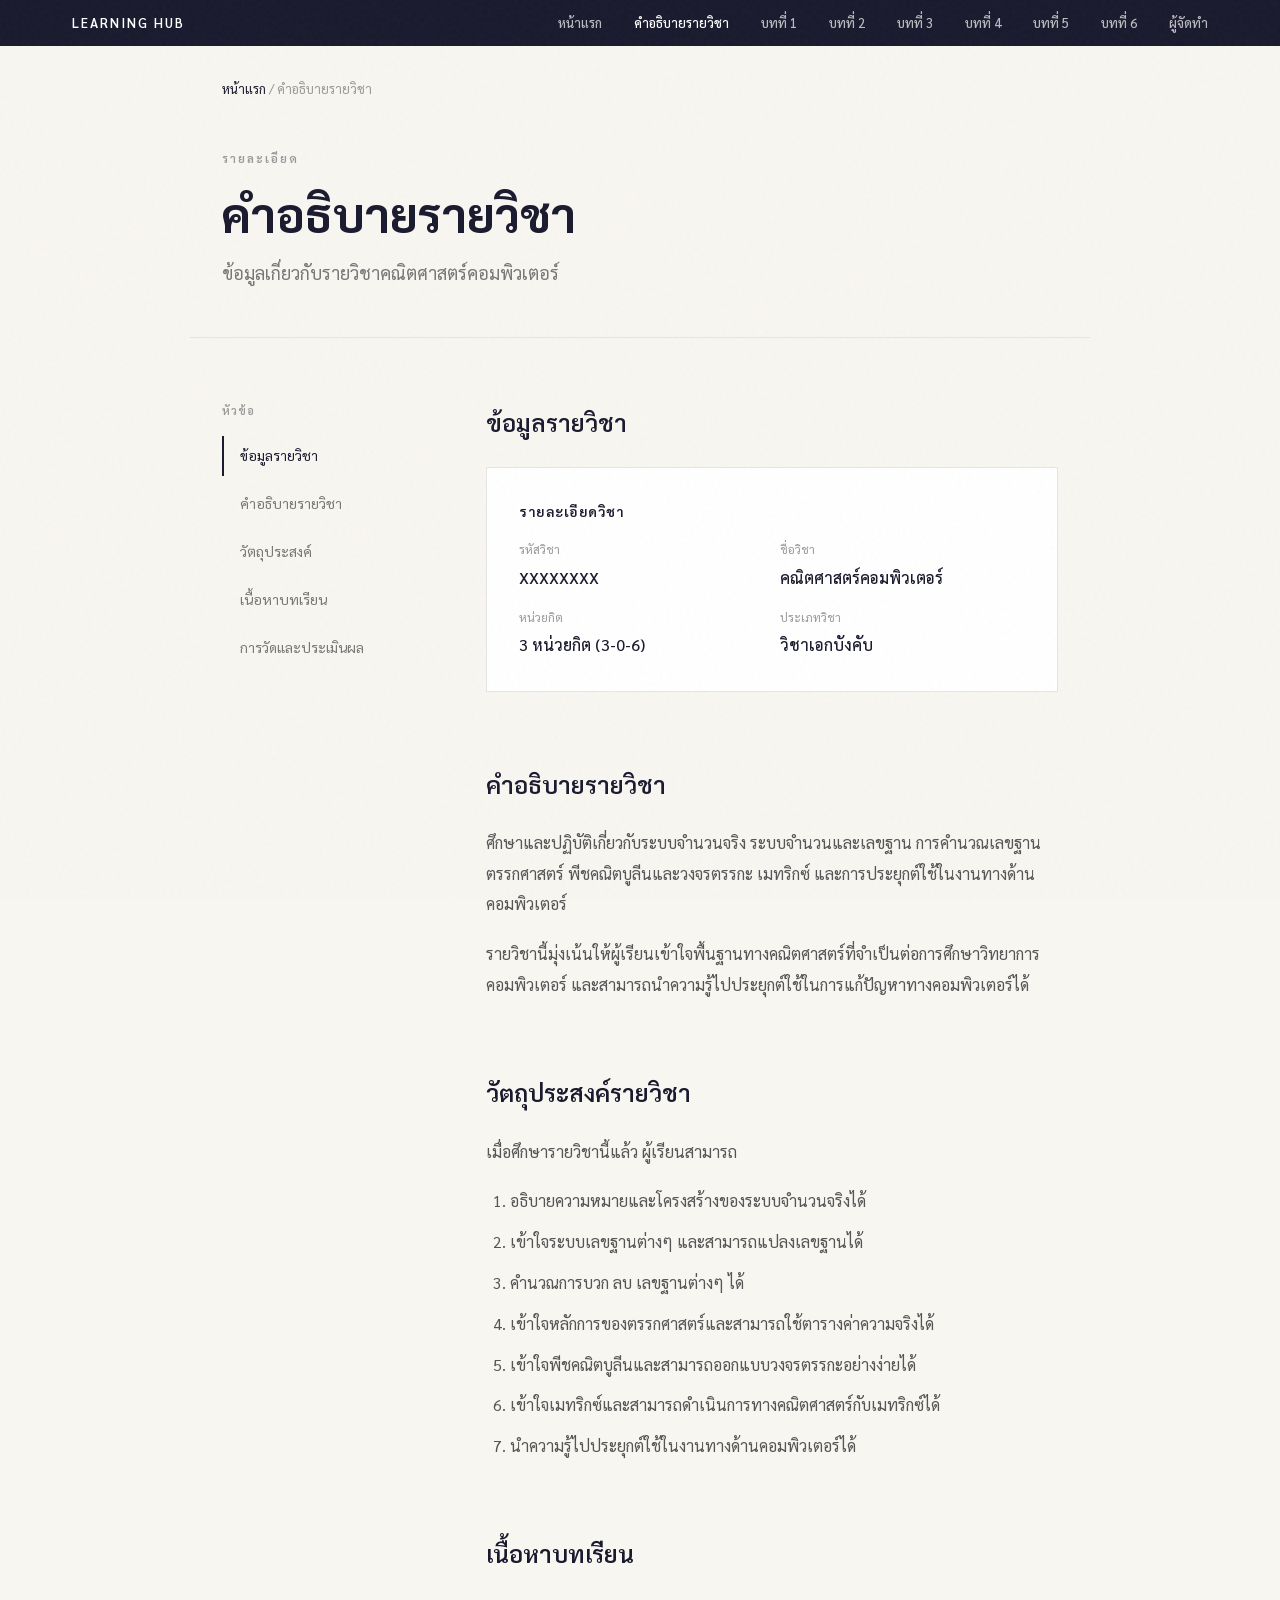
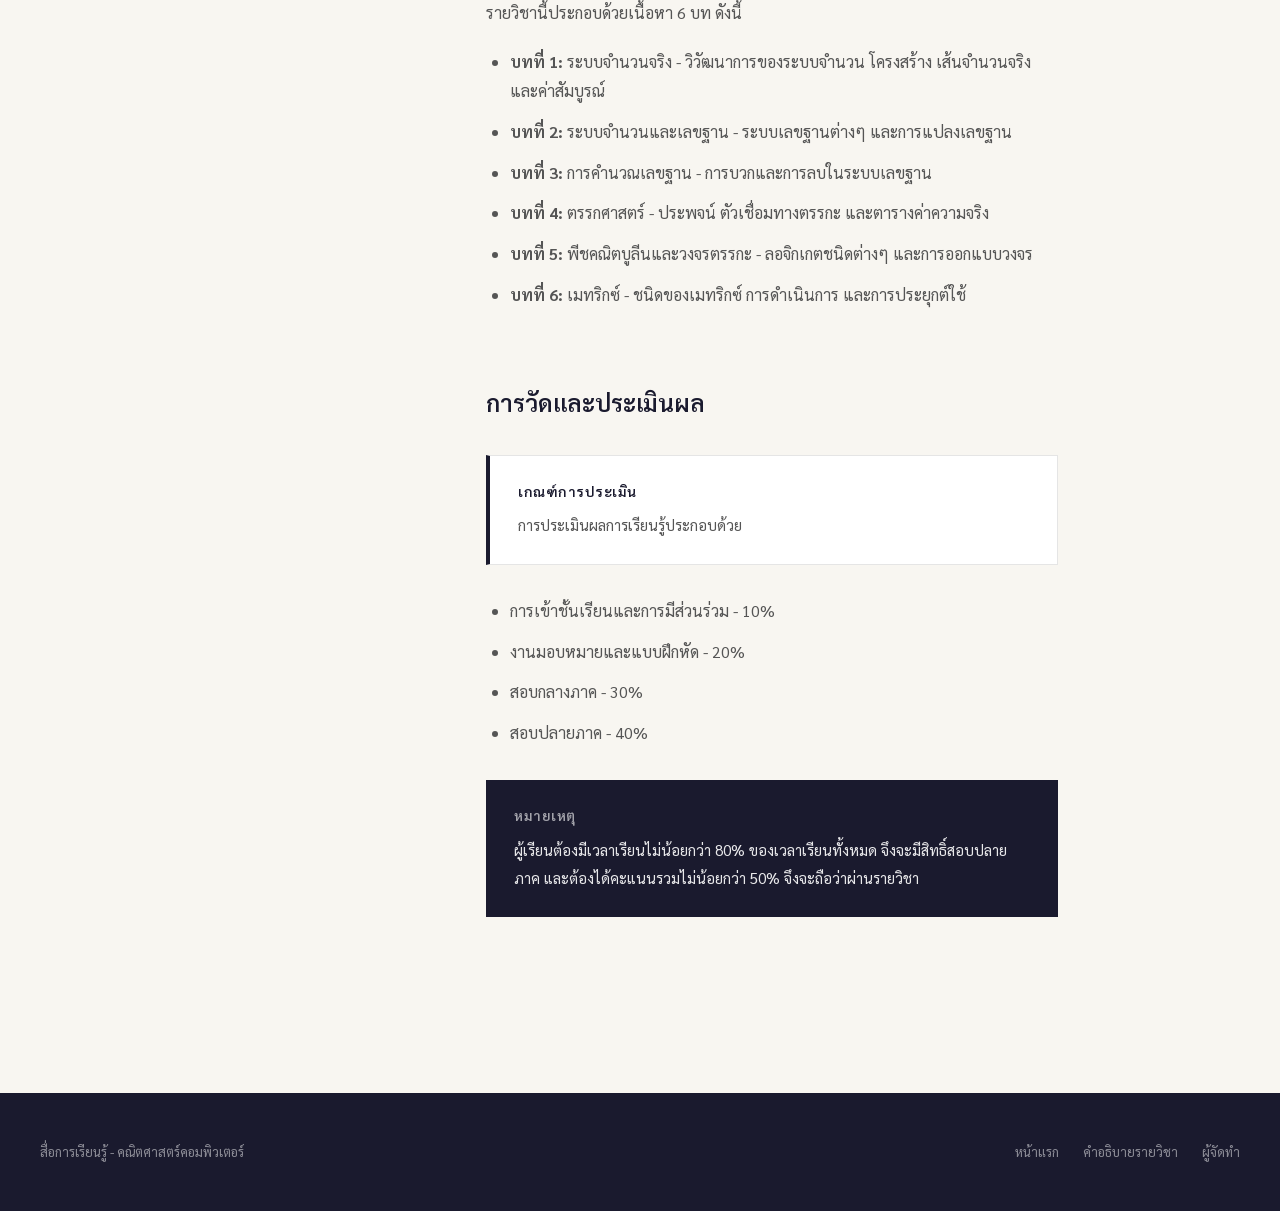
<file: chapter8.html>
<!DOCTYPE html>
<html lang="th">
<head>
    <meta charset="UTF-8">
    <meta name="viewport" content="width=device-width, initial-scale=1.0">
    <title>คำอธิบายรายวิชา - สื่อการเรียนรู้</title>
    <link rel="stylesheet" href="style.css">
</head>
<body>
    <div class="grain"></div>

    <div class="topbar">
        <div class="topbar-inner">
            <a href="index.html" class="logo">Learning Hub</a>
            <nav class="topbar-nav">
                <a href="index.html">หน้าแรก</a>
                <a href="chapter8.html" class="active">คำอธิบายรายวิชา</a>
                <a href="chapter1.html">บทที่ 1</a>
                <a href="chapter2.html">บทที่ 2</a>
                <a href="chapter3.html">บทที่ 3</a>
                <a href="chapter4.html">บทที่ 4</a>
                <a href="chapter5.html">บทที่ 5</a>
                <a href="chapter6.html">บทที่ 6</a>
                <a href="chapter7.html">ผู้จัดทำ</a>
            </nav>
        </div>
    </div>

    <div class="breadcrumb">
        <a href="index.html">หน้าแรก</a> / คำอธิบายรายวิชา
    </div>

    <header class="chapter-header">
        <div class="chapter-label">รายละเอียด</div>
        <h1>คำอธิบายรายวิชา</h1>
        <p>ข้อมูลเกี่ยวกับรายวิชาคณิตศาสตร์คอมพิวเตอร์</p>
    </header>

    <div class="content-wrapper">
        <aside class="sidebar">
            <div class="sidebar-title">หัวข้อ</div>
            <ul class="sidebar-nav">
                <li><a href="#section-1" class="active">ข้อมูลรายวิชา</a></li>
                <li><a href="#section-2">คำอธิบายรายวิชา</a></li>
                <li><a href="#section-3">วัตถุประสงค์</a></li>
                <li><a href="#section-4">เนื้อหาบทเรียน</a></li>
                <li><a href="#section-5">การวัดและประเมินผล</a></li>
            </ul>
        </aside>

        <main class="content">
            <h2 id="section-1">ข้อมูลรายวิชา</h2>
            
            <div class="course-info">
                <div class="course-info-title">รายละเอียดวิชา</div>
                <div class="course-info-grid">
                    <div class="course-info-item">
                        <span class="course-info-label">รหัสวิชา</span>
                        <span class="course-info-value">XXXXXXXX</span>
                    </div>
                    <div class="course-info-item">
                        <span class="course-info-label">ชื่อวิชา</span>
                        <span class="course-info-value">คณิตศาสตร์คอมพิวเตอร์</span>
                    </div>
                    <div class="course-info-item">
                        <span class="course-info-label">หน่วยกิต</span>
                        <span class="course-info-value">3 หน่วยกิต (3-0-6)</span>
                    </div>
                    <div class="course-info-item">
                        <span class="course-info-label">ประเภทวิชา</span>
                        <span class="course-info-value">วิชาเอกบังคับ</span>
                    </div>
                </div>
            </div>

            <h2 id="section-2">คำอธิบายรายวิชา</h2>
            <p>
                ศึกษาและปฏิบัติเกี่ยวกับระบบจำนวนจริง ระบบจำนวนและเลขฐาน การคำนวณเลขฐาน ตรรกศาสตร์ 
                พีชคณิตบูลีนและวงจรตรรกะ เมทริกซ์ และการประยุกต์ใช้ในงานทางด้านคอมพิวเตอร์
            </p>
            <p>
                รายวิชานี้มุ่งเน้นให้ผู้เรียนเข้าใจพื้นฐานทางคณิตศาสตร์ที่จำเป็นต่อการศึกษาวิทยาการคอมพิวเตอร์
                และสามารถนำความรู้ไปประยุกต์ใช้ในการแก้ปัญหาทางคอมพิวเตอร์ได้
            </p>

            <h2 id="section-3">วัตถุประสงค์รายวิชา</h2>
            <p>เมื่อศึกษารายวิชานี้แล้ว ผู้เรียนสามารถ</p>
            <ol>
                <li>อธิบายความหมายและโครงสร้างของระบบจำนวนจริงได้</li>
                <li>เข้าใจระบบเลขฐานต่างๆ และสามารถแปลงเลขฐานได้</li>
                <li>คำนวณการบวก ลบ เลขฐานต่างๆ ได้</li>
                <li>เข้าใจหลักการของตรรกศาสตร์และสามารถใช้ตารางค่าความจริงได้</li>
                <li>เข้าใจพีชคณิตบูลีนและสามารถออกแบบวงจรตรรกะอย่างง่ายได้</li>
                <li>เข้าใจเมทริกซ์และสามารถดำเนินการทางคณิตศาสตร์กับเมทริกซ์ได้</li>
                <li>นำความรู้ไปประยุกต์ใช้ในงานทางด้านคอมพิวเตอร์ได้</li>
            </ol>

            <h2 id="section-4">เนื้อหาบทเรียน</h2>
            <p>รายวิชานี้ประกอบด้วยเนื้อหา 6 บท ดังนี้</p>
            <ul>
                <li><strong>บทที่ 1:</strong> ระบบจำนวนจริง - วิวัฒนาการของระบบจำนวน โครงสร้าง เส้นจำนวนจริง และค่าสัมบูรณ์</li>
                <li><strong>บทที่ 2:</strong> ระบบจำนวนและเลขฐาน - ระบบเลขฐานต่างๆ และการแปลงเลขฐาน</li>
                <li><strong>บทที่ 3:</strong> การคำนวณเลขฐาน - การบวกและการลบในระบบเลขฐาน</li>
                <li><strong>บทที่ 4:</strong> ตรรกศาสตร์ - ประพจน์ ตัวเชื่อมทางตรรกะ และตารางค่าความจริง</li>
                <li><strong>บทที่ 5:</strong> พีชคณิตบูลีนและวงจรตรรกะ - ลอจิกเกตชนิดต่างๆ และการออกแบบวงจร</li>
                <li><strong>บทที่ 6:</strong> เมทริกซ์ - ชนิดของเมทริกซ์ การดำเนินการ และการประยุกต์ใช้</li>
            </ul>

            <h2 id="section-5">การวัดและประเมินผล</h2>
            <div class="callout">
                <div class="callout-title">เกณฑ์การประเมิน</div>
                <p>การประเมินผลการเรียนรู้ประกอบด้วย</p>
            </div>
            <ul>
                <li>การเข้าชั้นเรียนและการมีส่วนร่วม - 10%</li>
                <li>งานมอบหมายและแบบฝึกหัด - 20%</li>
                <li>สอบกลางภาค - 30%</li>
                <li>สอบปลายภาค - 40%</li>
            </ul>

            <div class="callout case-study">
                <div class="callout-title">หมายเหตุ</div>
                <p>
                    ผู้เรียนต้องมีเวลาเรียนไม่น้อยกว่า 80% ของเวลาเรียนทั้งหมด จึงจะมีสิทธิ์สอบปลายภาค
                    และต้องได้คะแนนรวมไม่น้อยกว่า 50% จึงจะถือว่าผ่านรายวิชา
                </p>
            </div>
        </main>
    </div>

    <footer>
        <div class="footer-inner">
            <span class="footer-text">สื่อการเรียนรู้ - คณิตศาสตร์คอมพิวเตอร์</span>
            <div class="footer-links">
                <a href="index.html">หน้าแรก</a>
                <a href="chapter8.html">คำอธิบายรายวิชา</a>
                <a href="chapter7.html">ผู้จัดทำ</a>
            </div>
        </div>
    </footer>
</body>
</html>
</file>
<file: style.css>
@import url('https://fonts.googleapis.com/css2?family=Sarabun:wght@300;400;500;600;700&display=swap');

* {
    margin: 0;
    padding: 0;
    box-sizing: border-box;
}

body {
    font-family: 'Sarabun', sans-serif;
    background: #f8f6f1;
    color: #2d3436;
    line-height: 1.7;
    min-height: 100vh;
}

.grain {
    position: fixed;
    top: 0;
    left: 0;
    width: 100%;
    height: 100%;
    pointer-events: none;
    opacity: 0.03;
    background-image: url("data:image/svg+xml,%3Csvg viewBox='0 0 256 256' xmlns='http://www.w3.org/2000/svg'%3E%3Cfilter id='noise'%3E%3CfeTurbulence type='fractalNoise' baseFrequency='0.9' numOctaves='4' stitchTiles='stitch'/%3E%3C/filter%3E%3Crect width='100%25' height='100%25' filter='url(%23noise)'/%3E%3C/svg%3E");
    z-index: 1000;
}

/* Topbar */
.topbar {
    background: #1a1a2e;
    padding: 12px 0;
}

.topbar-inner {
    max-width: 1200px;
    margin: 0 auto;
    padding: 0 32px;
    display: flex;
    justify-content: space-between;
    align-items: center;
}

.logo {
    font-size: 13px;
    font-weight: 600;
    color: #fff;
    letter-spacing: 2px;
    text-transform: uppercase;
    text-decoration: none;
}

.topbar-nav {
    display: flex;
    gap: 32px;
}

.topbar-nav a {
    color: rgba(255, 255, 255, 0.7);
    text-decoration: none;
    font-size: 13px;
    font-weight: 500;
    transition: color 0.2s;
}

.topbar-nav a:hover,
.topbar-nav a.active {
    color: #fff;
}

/* Hero Section (Index) */
.hero {
    padding: 120px 32px 80px;
    max-width: 1200px;
    margin: 0 auto;
}

.hero-label {
    display: inline-block;
    background: #1a1a2e;
    color: #fff;
    font-size: 11px;
    font-weight: 600;
    letter-spacing: 1.5px;
    text-transform: uppercase;
    padding: 8px 16px;
    margin-bottom: 32px;
}

.hero h1 {
    font-size: clamp(42px, 6vw, 72px);
    font-weight: 700;
    color: #1a1a2e;
    line-height: 1.1;
    margin-bottom: 24px;
    max-width: 700px;
}

.hero p {
    font-size: 18px;
    color: #636e72;
    max-width: 520px;
    line-height: 1.8;
}

/* Divider */
.divider {
    max-width: 1200px;
    margin: 0 auto;
    padding: 0 32px;
}

.divider-line {
    height: 1px;
    background: #ddd;
}

/* Chapters Section */
.chapters-section {
    max-width: 1200px;
    margin: 0 auto;
    padding: 80px 32px;
}

.section-header {
    display: flex;
    justify-content: space-between;
    align-items: flex-end;
    margin-bottom: 48px;
}

.section-title {
    font-size: 14px;
    font-weight: 600;
    color: #1a1a2e;
    letter-spacing: 1px;
    text-transform: uppercase;
}

.section-count {
    font-size: 13px;
    color: #999;
}

.chapters-grid {
    display: grid;
    grid-template-columns: repeat(2, 1fr);
    gap: 24px;
}

.chapter-card {
    background: #fff;
    border: 1px solid #e5e5e5;
    padding: 40px;
    text-decoration: none;
    color: inherit;
    position: relative;
    transition: all 0.3s ease;
    display: block;
}

.chapter-card::before {
    content: '';
    position: absolute;
    top: 0;
    left: 0;
    width: 4px;
    height: 100%;
    background: #1a1a2e;
    transform: scaleY(0);
    transition: transform 0.3s ease;
}

.chapter-card:hover {
    border-color: #1a1a2e;
    transform: translateY(-4px);
    box-shadow: 0 20px 40px rgba(0, 0, 0, 0.08);
}

.chapter-card:hover::before {
    transform: scaleY(1);
}

.chapter-num {
    font-size: 64px;
    font-weight: 700;
    color: #f0ede8;
    line-height: 1;
    margin-bottom: 24px;
}

.chapter-card:hover .chapter-num {
    color: #e8e4dc;
}

.chapter-title {
    font-size: 22px;
    font-weight: 600;
    color: #1a1a2e;
    margin-bottom: 12px;
}

.chapter-desc {
    font-size: 15px;
    color: #777;
    line-height: 1.7;
    margin-bottom: 24px;
}

.chapter-meta {
    display: flex;
    gap: 24px;
    font-size: 12px;
    color: #999;
    text-transform: uppercase;
    letter-spacing: 0.5px;
    flex-wrap: wrap;
}

.chapter-card.featured {
    grid-column: span 2;
    display: grid;
    grid-template-columns: 1fr 1fr;
    gap: 48px;
    background: #1a1a2e;
    border-color: #1a1a2e;
}

.chapter-card.featured::before {
    display: none;
}

.chapter-card.featured .chapter-num {
    color: rgba(255, 255, 255, 0.1);
    font-size: 120px;
}

.chapter-card.featured .chapter-title {
    color: #fff;
}

.chapter-card.featured .chapter-desc {
    color: rgba(255, 255, 255, 0.6);
}

.chapter-card.featured .chapter-meta {
    color: rgba(255, 255, 255, 0.4);
}

.chapter-card.featured:hover {
    transform: translateY(-4px);
    box-shadow: 0 30px 60px rgba(26, 26, 46, 0.3);
}

.featured-visual {
    display: flex;
    align-items: center;
    justify-content: center;
}

.visual-pattern {
    width: 200px;
    height: 200px;
    border: 2px solid rgba(255, 255, 255, 0.1);
    border-radius: 50%;
    display: flex;
    align-items: center;
    justify-content: center;
}

.visual-pattern-inner {
    width: 120px;
    height: 120px;
    border: 2px solid rgba(255, 255, 255, 0.15);
    border-radius: 50%;
}

.arrow-icon {
    display: inline-block;
    margin-left: 8px;
    transition: transform 0.2s;
}

.chapter-card:hover .arrow-icon {
    transform: translateX(4px);
}

/* Breadcrumb */
.breadcrumb {
    max-width: 900px;
    margin: 0 auto;
    padding: 32px 32px 0;
    font-size: 13px;
    color: #999;
}

.breadcrumb a {
    color: #1a1a2e;
    text-decoration: none;
}

.breadcrumb a:hover {
    text-decoration: underline;
}

/* Chapter Header */
.chapter-header {
    max-width: 900px;
    margin: 0 auto;
    padding: 48px 32px;
    border-bottom: 1px solid #e5e5e5;
}

.chapter-label {
    font-size: 12px;
    font-weight: 600;
    color: #999;
    letter-spacing: 2px;
    text-transform: uppercase;
    margin-bottom: 16px;
}

.chapter-header h1 {
    font-size: clamp(32px, 5vw, 48px);
    font-weight: 700;
    color: #1a1a2e;
    line-height: 1.2;
    margin-bottom: 16px;
}

.chapter-header p {
    font-size: 18px;
    color: #777;
    max-width: 600px;
}

/* Content Layout */
.content-wrapper {
    display: grid;
    grid-template-columns: 200px 1fr;
    gap: 64px;
    max-width: 900px;
    margin: 0 auto;
    padding: 64px 32px;
}

.sidebar {
    position: sticky;
    top: 32px;
    height: fit-content;
}

.sidebar-title {
    font-size: 11px;
    font-weight: 600;
    color: #999;
    letter-spacing: 1px;
    text-transform: uppercase;
    margin-bottom: 16px;
}

.sidebar-nav {
    list-style: none;
}

.sidebar-nav li {
    margin-bottom: 8px;
}

.sidebar-nav a {
    display: block;
    font-size: 14px;
    color: #777;
    text-decoration: none;
    padding: 8px 0;
    border-left: 2px solid transparent;
    padding-left: 16px;
    transition: all 0.2s;
}

.sidebar-nav a:hover,
.sidebar-nav a.active {
    color: #1a1a2e;
    border-left-color: #1a1a2e;
}

/* Content */
.content {
    min-width: 0;
}

.content h2 {
    font-size: 24px;
    font-weight: 600;
    color: #1a1a2e;
    margin: 48px 0 24px;
    padding-top: 24px;
}

.content h2:first-child {
    margin-top: 0;
    padding-top: 0;
}

.content p {
    font-size: 16px;
    color: #555;
    line-height: 1.9;
    margin-bottom: 20px;
}

.content ul,
.content ol {
    margin: 20px 0 28px 24px;
    color: #555;
}

.content li {
    margin-bottom: 12px;
    font-size: 16px;
    line-height: 1.8;
}

.content img {
    max-width: 100%;
    height: auto;
    margin: 20px 0;
    border-radius: 4px;
}

/* Callout */
.callout {
    background: #fff;
    border: 1px solid #e5e5e5;
    border-left: 4px solid #1a1a2e;
    padding: 24px 28px;
    margin: 32px 0;
}

.callout-title {
    font-size: 14px;
    font-weight: 600;
    color: #1a1a2e;
    margin-bottom: 8px;
    text-transform: uppercase;
    letter-spacing: 0.5px;
}

.callout p {
    margin: 0;
    font-size: 15px;
}

.callout.case-study {
    background: #1a1a2e;
    border: none;
}

.callout.case-study .callout-title {
    color: rgba(255, 255, 255, 0.6);
}

.callout.case-study p {
    color: rgba(255, 255, 255, 0.9);
}

/* Files Section */
.files-section {
    background: #fff;
    border: 1px solid #e5e5e5;
    padding: 32px;
    margin: 48px 0;
}

.files-title {
    font-size: 14px;
    font-weight: 600;
    color: #1a1a2e;
    margin-bottom: 24px;
    text-transform: uppercase;
    letter-spacing: 0.5px;
}

.files-grid {
    display: grid;
    grid-template-columns: repeat(2, 1fr);
    gap: 12px;
}

.file-item {
    display: flex;
    align-items: center;
    gap: 12px;
    padding: 16px;
    background: #f8f6f1;
    text-decoration: none;
    color: #1a1a2e;
    font-size: 14px;
    font-weight: 500;
    transition: all 0.2s;
    border: 1px solid transparent;
}

.file-item:hover {
    border-color: #1a1a2e;
    background: #fff;
}

.file-icon {
    width: 40px;
    height: 40px;
    background: #1a1a2e;
    color: #fff;
    display: flex;
    align-items: center;
    justify-content: center;
    font-size: 12px;
    font-weight: 600;
    flex-shrink: 0;
}

.file-info {
    min-width: 0;
}

.file-name {
    display: block;
    white-space: nowrap;
    overflow: hidden;
    text-overflow: ellipsis;
}

.file-type {
    font-size: 12px;
    color: #999;
    font-weight: 400;
}

/* Navigation Bottom */
.nav-bottom {
    display: flex;
    justify-content: space-between;
    align-items: center;
    padding: 32px 0;
    margin-top: 48px;
    border-top: 1px solid #e5e5e5;
}

.nav-link {
    display: flex;
    flex-direction: column;
    text-decoration: none;
    color: inherit;
    padding: 16px 24px;
    border: 1px solid #e5e5e5;
    transition: all 0.2s;
    max-width: 280px;
}

.nav-link:hover {
    border-color: #1a1a2e;
    background: #fff;
}

.nav-link-label {
    font-size: 12px;
    color: #999;
    margin-bottom: 4px;
}

.nav-link-title {
    font-size: 15px;
    font-weight: 600;
    color: #1a1a2e;
}

/* About Page */
.about-section {
    max-width: 900px;
    margin: 0 auto;
    padding: 64px 32px;
}

.about-grid {
    display: grid;
    grid-template-columns: repeat(auto-fit, minmax(280px, 1fr));
    gap: 32px;
    margin-top: 48px;
}

.about-card {
    background: #fff;
    border: 1px solid #e5e5e5;
    padding: 32px;
    text-align: center;
    transition: all 0.3s ease;
}

.about-card:hover {
    transform: translateY(-4px);
    box-shadow: 0 20px 40px rgba(0, 0, 0, 0.08);
}

.about-avatar {
    width: 100px;
    height: 100px;
    background: #1a1a2e;
    border-radius: 50%;
    margin: 0 auto 24px;
    display: flex;
    align-items: center;
    justify-content: center;
    font-size: 36px;
    color: #fff;
    font-weight: 700;
}

.about-name {
    font-size: 20px;
    font-weight: 600;
    color: #1a1a2e;
    margin-bottom: 8px;
}

.about-role {
    font-size: 14px;
    color: #777;
    margin-bottom: 16px;
}

.about-id {
    font-size: 13px;
    color: #999;
    background: #f8f6f1;
    padding: 8px 16px;
    display: inline-block;
}

/* Course Description */
.course-info {
    background: #fff;
    border: 1px solid #e5e5e5;
    padding: 32px;
    margin-bottom: 32px;
}

.course-info-title {
    font-size: 14px;
    font-weight: 600;
    color: #1a1a2e;
    margin-bottom: 16px;
    text-transform: uppercase;
    letter-spacing: 0.5px;
}

.course-info-grid {
    display: grid;
    grid-template-columns: repeat(2, 1fr);
    gap: 16px;
}

.course-info-item {
    display: flex;
    flex-direction: column;
}

.course-info-label {
    font-size: 12px;
    color: #999;
    margin-bottom: 4px;
}

.course-info-value {
    font-size: 16px;
    color: #1a1a2e;
    font-weight: 500;
}

/* Music Player */
.music-player {
    background: linear-gradient(135deg, #1a1a2e 0%, #2d2d5a 100%);
    border-radius: 16px;
    padding: 24px 28px;
    margin: 40px 0;
    display: flex;
    align-items: center;
    gap: 20px;
    box-shadow: 0 10px 40px rgba(26, 26, 46, 0.3);
    position: relative;
    overflow: hidden;
}

.music-player::before {
    content: '';
    position: absolute;
    top: -50%;
    left: -50%;
    width: 200%;
    height: 200%;
    background: radial-gradient(circle, rgba(255,255,255,0.05) 0%, transparent 60%);
    animation: pulse-bg 4s ease-in-out infinite;
}

@keyframes pulse-bg {
    0%, 100% { transform: scale(1); opacity: 0.5; }
    50% { transform: scale(1.1); opacity: 0.8; }
}

.music-icon {
    width: 56px;
    height: 56px;
    background: rgba(255,255,255,0.1);
    border-radius: 50%;
    display: flex;
    align-items: center;
    justify-content: center;
    flex-shrink: 0;
    position: relative;
    z-index: 1;
}

.music-icon svg {
    width: 24px;
    height: 24px;
    fill: #fff;
}

.music-info {
    flex: 1;
    min-width: 0;
    position: relative;
    z-index: 1;
}

.music-title {
    font-size: 14px;
    font-weight: 600;
    color: #fff;
    margin-bottom: 4px;
}

.music-subtitle {
    font-size: 12px;
    color: rgba(255,255,255,0.6);
}

.music-controls {
    display: flex;
    align-items: center;
    gap: 12px;
    position: relative;
    z-index: 1;
}

.music-btn {
    width: 44px;
    height: 44px;
    border: none;
    border-radius: 50%;
    background: rgba(255,255,255,0.15);
    color: #fff;
    cursor: pointer;
    display: flex;
    align-items: center;
    justify-content: center;
    transition: all 0.2s;
}

.music-btn:hover {
    background: rgba(255,255,255,0.25);
    transform: scale(1.05);
}

.music-btn.play-btn {
    width: 52px;
    height: 52px;
    background: #fff;
    color: #1a1a2e;
}

.music-btn.play-btn:hover {
    background: #f0f0f0;
}

.music-btn svg {
    width: 20px;
    height: 20px;
    fill: currentColor;
}

audio {
    display: none;
}

/* YouTube Section */
.youtube-section {
    background: #fff;
    border: 1px solid #e5e5e5;
    border-radius: 12px;
    overflow: hidden;
    margin: 48px 0;
}

.youtube-header {
    background: linear-gradient(135deg, #ff0000 0%, #cc0000 100%);
    padding: 20px 28px;
    display: flex;
    align-items: center;
    gap: 16px;
}

.youtube-icon {
    width: 48px;
    height: 48px;
    background: rgba(255,255,255,0.2);
    border-radius: 12px;
    display: flex;
    align-items: center;
    justify-content: center;
}

.youtube-icon svg {
    width: 28px;
    height: 28px;
    fill: #fff;
}

.youtube-title-wrap {
    flex: 1;
}

.youtube-label {
    font-size: 11px;
    font-weight: 600;
    color: rgba(255,255,255,0.8);
    letter-spacing: 1px;
    text-transform: uppercase;
    margin-bottom: 4px;
}

.youtube-title {
    font-size: 18px;
    font-weight: 600;
    color: #fff;
}

.youtube-content {
    padding: 28px;
}

.youtube-video {
    position: relative;
    padding-bottom: 56.25%;
    height: 0;
    overflow: hidden;
    border-radius: 8px;
    background: #000;
}

.youtube-video iframe {
    position: absolute;
    top: 0;
    left: 0;
    width: 100%;
    height: 100%;
    border: none;
}

.youtube-placeholder {
    position: absolute;
    top: 0;
    left: 0;
    width: 100%;
    height: 100%;
    display: flex;
    flex-direction: column;
    align-items: center;
    justify-content: center;
    background: linear-gradient(135deg, #1a1a2e 0%, #2d2d5a 100%);
    color: #fff;
    text-decoration: none;
    transition: all 0.3s;
}

.youtube-placeholder:hover {
    background: linear-gradient(135deg, #2d2d5a 0%, #3d3d7a 100%);
}

.youtube-placeholder svg {
    width: 80px;
    height: 80px;
    fill: #ff0000;
    margin-bottom: 16px;
    filter: drop-shadow(0 4px 20px rgba(255,0,0,0.4));
    transition: transform 0.3s;
}

.youtube-placeholder:hover svg {
    transform: scale(1.1);
}

.youtube-placeholder span {
    font-size: 16px;
    font-weight: 500;
}

/* Team Page Styles */
.team-hero {
    background: linear-gradient(135deg, #1a1a2e 0%, #16213e 50%, #0f3460 100%);
    padding: 100px 32px 120px;
    text-align: center;
    position: relative;
    overflow: hidden;
}

.team-hero::before {
    content: '';
    position: absolute;
    top: 0;
    left: 0;
    right: 0;
    bottom: 0;
    background: url("data:image/svg+xml,%3Csvg width='60' height='60' viewBox='0 0 60 60' xmlns='http://www.w3.org/2000/svg'%3E%3Cg fill='none' fill-rule='evenodd'%3E%3Cg fill='%23ffffff' fill-opacity='0.03'%3E%3Cpath d='M36 34v-4h-2v4h-4v2h4v4h2v-4h4v-2h-4zm0-30V0h-2v4h-4v2h4v4h2V6h4V4h-4zM6 34v-4H4v4H0v2h4v4h2v-4h4v-2H6zM6 4V0H4v4H0v2h4v4h2V6h4V4H6z'/%3E%3C/g%3E%3C/g%3E%3C/svg%3E");
}

.team-hero::after {
    content: '';
    position: absolute;
    bottom: 0;
    left: 0;
    right: 0;
    height: 200px;
    background: linear-gradient(to top, #f8f6f1, transparent);
}

.team-hero-content {
    position: relative;
    z-index: 1;
}

.team-badge {
    display: inline-flex;
    align-items: center;
    gap: 8px;
    background: rgba(255,255,255,0.1);
    padding: 10px 20px;
    border-radius: 50px;
    margin-bottom: 32px;
    backdrop-filter: blur(10px);
}

.team-badge-dot {
    width: 8px;
    height: 8px;
    background: #00d9a5;
    border-radius: 50%;
    animation: pulse-dot 2s ease-in-out infinite;
}

@keyframes pulse-dot {
    0%, 100% { opacity: 1; transform: scale(1); }
    50% { opacity: 0.5; transform: scale(1.2); }
}

.team-badge span {
    font-size: 12px;
    font-weight: 600;
    color: rgba(255,255,255,0.9);
    letter-spacing: 1px;
    text-transform: uppercase;
}

.team-hero h1 {
    font-size: clamp(40px, 7vw, 64px);
    font-weight: 700;
    color: #fff;
    margin-bottom: 16px;
    text-shadow: 0 4px 30px rgba(0,0,0,0.3);
}

.team-hero p {
    font-size: 18px;
    color: rgba(255,255,255,0.7);
    max-width: 500px;
    margin: 0 auto;
}

/* Team Cards */
.team-section {
    max-width: 1000px;
    margin: -60px auto 0;
    padding: 0 32px 80px;
    position: relative;
    z-index: 2;
}

.team-grid {
    display: grid;
    grid-template-columns: repeat(2, 1fr);
    gap: 32px;
}

.team-card {
    background: #fff;
    border-radius: 24px;
    overflow: hidden;
    box-shadow: 0 20px 60px rgba(0,0,0,0.1);
    transition: all 0.4s cubic-bezier(0.175, 0.885, 0.32, 1.275);
    position: relative;
}

.team-card:hover {
    transform: translateY(-12px);
    box-shadow: 0 40px 80px rgba(0,0,0,0.15);
}

.team-card-header {
    height: 160px;
    position: relative;
    overflow: hidden;
}

.team-card:first-child .team-card-header {
    background: linear-gradient(135deg, #667eea 0%, #764ba2 100%);
}

.team-card:last-child .team-card-header {
    background: linear-gradient(135deg, #f093fb 0%, #f5576c 100%);
}

.team-card-pattern {
    position: absolute;
    top: 0;
    left: 0;
    right: 0;
    bottom: 0;
    opacity: 0.2;
    background-image: url("data:image/svg+xml,%3Csvg width='40' height='40' viewBox='0 0 40 40' xmlns='http://www.w3.org/2000/svg'%3E%3Cg fill='%23fff' fill-opacity='1' fill-rule='evenodd'%3E%3Cpath d='M0 40L40 0H20L0 20M40 40V20L20 40'/%3E%3C/g%3E%3C/svg%3E");
}

.team-avatar-wrap {
    position: absolute;
    bottom: -50px;
    left: 50%;
    transform: translateX(-50%);
}

.team-avatar {
    width: 120px;
    height: 120px;
    border-radius: 50%;
    border: 6px solid #fff;
    background: #e5e5e5;
    object-fit: cover;
    box-shadow: 0 10px 30px rgba(0,0,0,0.15);
}

.team-avatar-placeholder {
    width: 120px;
    height: 120px;
    border-radius: 50%;
    border: 6px solid #fff;
    background: linear-gradient(135deg, #1a1a2e 0%, #2d2d5a 100%);
    display: flex;
    align-items: center;
    justify-content: center;
    font-size: 42px;
    font-weight: 700;
    color: #fff;
    box-shadow: 0 10px 30px rgba(0,0,0,0.15);
}

.team-card-body {
    padding: 70px 32px 32px;
    text-align: center;
}

.team-role-badge {
    display: inline-block;
    background: linear-gradient(135deg, #1a1a2e 0%, #2d2d5a 100%);
    color: #fff;
    font-size: 11px;
    font-weight: 600;
    letter-spacing: 1px;
    text-transform: uppercase;
    padding: 8px 16px;
    border-radius: 50px;
    margin-bottom: 16px;
}

.team-name {
    font-size: 24px;
    font-weight: 700;
    color: #1a1a2e;
    margin-bottom: 8px;
}

.team-subtitle {
    font-size: 14px;
    color: #777;
    margin-bottom: 24px;
}

.team-info-grid {
    display: grid;
    gap: 12px;
    margin-bottom: 24px;
}

.team-info-item {
    display: flex;
    justify-content: space-between;
    align-items: center;
    padding: 12px 16px;
    background: #f8f6f1;
    border-radius: 10px;
}

.team-info-label {
    font-size: 12px;
    color: #999;
    font-weight: 500;
}

.team-info-value {
    font-size: 14px;
    color: #1a1a2e;
    font-weight: 600;
}

.team-responsibilities {
    background: linear-gradient(135deg, #f8f6f1 0%, #fff 100%);
    border-radius: 16px;
    padding: 20px;
    margin-top: 24px;
    border: 1px solid #e5e5e5;
}

.team-resp-title {
    font-size: 12px;
    font-weight: 600;
    color: #999;
    letter-spacing: 1px;
    text-transform: uppercase;
    margin-bottom: 12px;
}

.team-resp-list {
    list-style: none;
    text-align: left;
}

.team-resp-list li {
    font-size: 14px;
    color: #555;
    padding: 8px 0;
    padding-left: 24px;
    position: relative;
}

.team-resp-list li::before {
    content: '';
    position: absolute;
    left: 0;
    top: 50%;
    transform: translateY(-50%);
    width: 8px;
    height: 8px;
    background: linear-gradient(135deg, #667eea 0%, #764ba2 100%);
    border-radius: 50%;
}

.team-card:last-child .team-resp-list li::before {
    background: linear-gradient(135deg, #f093fb 0%, #f5576c 100%);
}

/* Project Info Section */
.project-info-section {
    max-width: 1000px;
    margin: 0 auto;
    padding: 0 32px 80px;
}

.project-info-card {
    background: linear-gradient(135deg, #1a1a2e 0%, #16213e 100%);
    border-radius: 24px;
    padding: 48px;
    position: relative;
    overflow: hidden;
}

.project-info-card::before {
    content: '';
    position: absolute;
    top: -50%;
    right: -50%;
    width: 100%;
    height: 100%;
    background: radial-gradient(circle, rgba(102,126,234,0.2) 0%, transparent 60%);
}

.project-info-header {
    text-align: center;
    margin-bottom: 40px;
    position: relative;
    z-index: 1;
}

.project-info-header h2 {
    font-size: 28px;
    font-weight: 700;
    color: #fff;
    margin-bottom: 8px;
}

.project-info-header p {
    font-size: 15px;
    color: rgba(255,255,255,0.6);
}

.project-info-grid {
    display: grid;
    grid-template-columns: repeat(2, 1fr);
    gap: 20px;
    position: relative;
    z-index: 1;
}

.project-info-item {
    background: rgba(255,255,255,0.05);
    border-radius: 16px;
    padding: 24px;
    backdrop-filter: blur(10px);
    border: 1px solid rgba(255,255,255,0.1);
    transition: all 0.3s;
}

.project-info-item:hover {
    background: rgba(255,255,255,0.1);
    transform: translateY(-4px);
}

.project-info-item-icon {
    width: 48px;
    height: 48px;
    background: linear-gradient(135deg, #667eea 0%, #764ba2 100%);
    border-radius: 12px;
    display: flex;
    align-items: center;
    justify-content: center;
    margin-bottom: 16px;
}

.project-info-item-icon svg {
    width: 24px;
    height: 24px;
    fill: #fff;
}

.project-info-item-label {
    font-size: 12px;
    color: rgba(255,255,255,0.5);
    font-weight: 500;
    margin-bottom: 6px;
}

.project-info-item-value {
    font-size: 16px;
    color: #fff;
    font-weight: 600;
}

/* Footer */
footer {
    background: #1a1a2e;
    padding: 48px 32px;
    margin-top: 80px;
}

.footer-inner {
    max-width: 1200px;
    margin: 0 auto;
    display: flex;
    justify-content: space-between;
    align-items: center;
}

.footer-text {
    color: rgba(255, 255, 255, 0.5);
    font-size: 13px;
}

.footer-links {
    display: flex;
    gap: 24px;
    flex-wrap: wrap;
}

.footer-links a {
    color: rgba(255, 255, 255, 0.5);
    text-decoration: none;
    font-size: 13px;
    transition: color 0.2s;
}

.footer-links a:hover {
    color: #fff;
}

/* Responsive */
@media (max-width: 900px) {
    .chapters-grid {
        grid-template-columns: 1fr;
    }

    .chapter-card.featured {
        grid-column: span 1;
        grid-template-columns: 1fr;
    }

    .featured-visual {
        display: none;
    }

    .team-grid {
        grid-template-columns: 1fr;
    }

    .project-info-grid {
        grid-template-columns: 1fr;
    }
}

@media (max-width: 800px) {
    .content-wrapper {
        grid-template-columns: 1fr;
        gap: 32px;
    }

    .sidebar {
        position: static;
        padding-bottom: 32px;
        border-bottom: 1px solid #e5e5e5;
    }

    .files-grid {
        grid-template-columns: 1fr;
    }

    .nav-bottom {
        flex-direction: column;
        gap: 16px;
    }

    .nav-link {
        width: 100%;
        max-width: none;
    }

    .course-info-grid {
        grid-template-columns: 1fr;
    }
}

@media (max-width: 600px) {
    .hero {
        padding: 80px 24px 60px;
    }

    .chapters-section {
        padding: 60px 24px;
    }

    .chapter-card {
        padding: 32px;
    }

    .chapter-header {
        padding: 32px 24px;
    }

    .content-wrapper {
        padding: 48px 24px;
    }

    .topbar-nav {
        display: none;
    }

    .footer-inner {
        flex-direction: column;
        gap: 24px;
        text-align: center;
    }

    .music-player {
        flex-direction: column;
        text-align: center;
        padding: 20px;
    }

    .music-info {
        order: -1;
    }

    .team-hero {
        padding: 80px 24px 100px;
    }

    .team-section {
        padding: 0 16px 60px;
    }

    .team-card-body {
        padding: 70px 20px 24px;
    }

    .project-info-card {
        padding: 32px 20px;
    }
}
</file>
